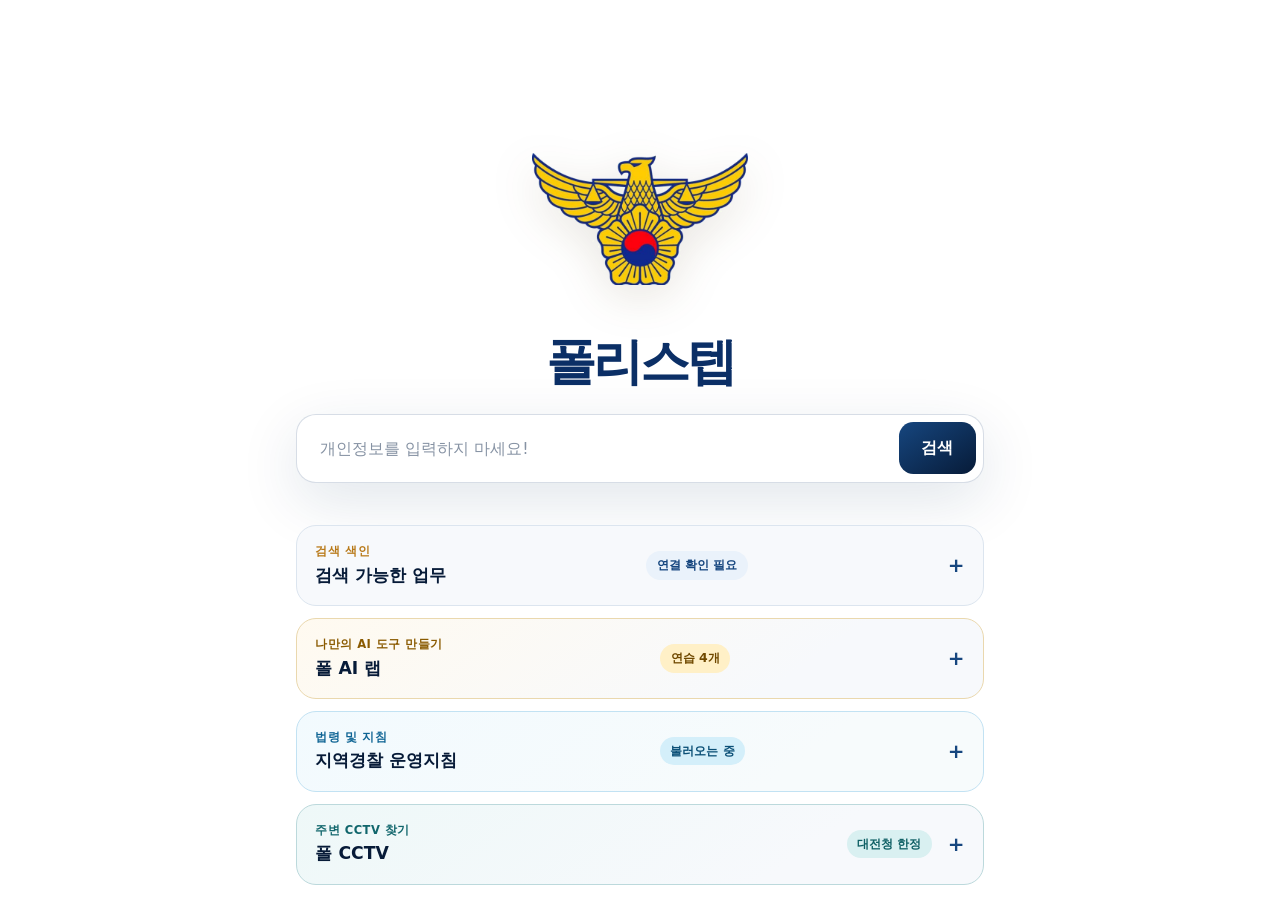
<file: index.html>
<!doctype html>
<html lang="ko">
  <head>
    <meta charset="utf-8" />
    <meta name="viewport" content="width=device-width, initial-scale=1, viewport-fit=cover" />
    <meta name="theme-color" content="#0b2f66" />
    <meta name="description" content="Google Sheets 업무자료를 근거로 답변하는 폴리스텝" />
    <meta name="robots" content="noindex, nofollow, noarchive" />
    <title>폴리스텝</title>
    <link rel="manifest" href="./manifest.webmanifest" />
    <link rel="icon" href="./icons/icon-192.png" />
    <link rel="apple-touch-icon" href="./icons/icon-192.png" />
    <link rel="stylesheet" href="./styles.css?v=2" />
    <script src="./config.js"></script>
    <script src="./app.js" defer></script>
    <!-- Google tag (gtag.js) -->
    <script async src="https://www.googletagmanager.com/gtag/js?id=G-XXXXXXXXXX"></script>
    <script>
      window.dataLayer = window.dataLayer || [];
      function gtag(){dataLayer.push(arguments);}
      gtag('js', new Date());

      gtag('config', 'G-XXXXXXXXXX');
    </script>
  </head>
  <body>
    <a class="skip-link" href="#question">질문 입력으로 바로가기</a>

    <main class="app-shell" id="main-content">
      <section class="search-view" aria-labelledby="app-title">
        <div class="brand" id="brand">
          <img
            class="brand-mark"
            src="./assets/police-logo.png?v=2"
            width="220"
            height="220"
            alt="경찰 참수리 마크"
          />
          <h1 class="brand-name" id="app-title">폴리스텝</h1>
        </div>

        <form class="search-form" id="search-form" novalidate>
          <label class="sr-only" for="question">업무 관련 질문</label>
          <input
            class="search-input"
            id="question"
            name="question"
            type="search"
            inputmode="search"
            enterkeyhint="search"
            autocomplete="off"
            maxlength="500"
            placeholder="개인정보를 입력하지 마세요!"
            aria-describedby="status-message"
          />
          <button class="search-button" id="submit-button" type="submit">
            <span class="button-label">검색</span>
            <span class="spinner" aria-hidden="true"></span>
          </button>
        </form>

        <p class="status-message" id="status-message" role="status" aria-live="polite"></p>

        <section class="index-panel" id="index-panel" aria-labelledby="index-title">
          <details class="index-disclosure">
            <summary class="index-heading">
              <div>
                <span class="index-kicker">검색 색인</span>
                <h2 id="index-title">검색 가능한 업무</h2>
              </div>
              <span class="index-count" id="index-count">불러오는 중</span>
            </summary>
            <div class="index-content">
              <p class="index-description">분류를 펼친 뒤 업무명을 누르면 검색창에 입력됩니다.</p>
              <div class="index-list" id="index-list" aria-live="polite">
                <p class="index-loading">업무 목록을 불러오고 있습니다…</p>
              </div>
            </div>
          </details>
        </section>

        <section class="lab-panel" id="pol-ai-lab" aria-labelledby="lab-title">
          <details class="lab-disclosure">
            <summary class="lab-heading">
              <div>
                <span class="lab-kicker">나만의 AI 도구 만들기</span>
                <h2 id="lab-title">폴 AI 랩</h2>
              </div>
              <span class="lab-count">연습 4개</span>
            </summary>
            <div class="lab-content">
              <p class="lab-intro">경찰관 누구나 나만의 AI 도구 틀을 갖도록, 초등학생도 따라 할 수 있는 간단한 실습을 차근차근 올립니다.</p>

              <details class="lab-card lab-lesson">
                <summary class="lab-lesson-heading">
                  <span class="lab-lesson-number">첫 번째 연습</span>
                  <h3>글을 읽을 필요 없이 들으면서 공부하는 AI 음성 브리핑</h3>
                </summary>
                <div class="lab-lesson-content">
                  <p>NotebookLM에 자료를 넣고 오디오 오버뷰를 만드는 과정을 그림으로 쉽게 따라 합니다.</p>
                  <div class="lab-files" aria-label="강의 자료">
                    <a class="lab-file" href="./assets/pol-ai-lab/01-investigation-rules/lesson-full.pdf" target="_blank" rel="noopener">그림 정본 PDF 보기 <span>8쪽</span></a>
                    <a class="lab-file" href="./assets/pol-ai-lab/01-investigation-rules/lesson-summary.pdf" target="_blank" rel="noopener">요약본 PDF 보기 <span>3쪽</span></a>
                  </div>
                </div>
              </details>

              <details class="lab-card lab-lesson">
                <summary class="lab-lesson-heading">
                  <span class="lab-lesson-number">두 번째 연습</span>
                  <h3>“내 자료는 내 PC에서만 안전하게” — 오프라인 전용 검색기, 폴리서치</h3>
                </summary>
                <div class="lab-lesson-content">
                  <p>HTML 파일 하나만 내려받아 실행하세요. CSV·TXT·MD 업무자료를 외부로 보내지 않고 내 브라우저에 저장해, 검색어와 관련 문장을 앞뒤 맥락까지 바로 찾을 수 있습니다.</p>
                  <div class="lab-files" aria-label="폴리서치 실습 자료">
                    <a class="lab-file" href="./assets/pol-ai-lab/02-polysearch/polysearch.html" download>폴리서치 HTML 받기 <span>단일 파일</span></a>
                    <a class="lab-file" href="./assets/pol-ai-lab/02-polysearch/prompt.txt" download>프롬프트 파일 받기 <span>텍스트</span></a>
                    <a class="lab-file" href="./assets/pol-ai-lab/02-polysearch/guide-pc.pdf" target="_blank" rel="noopener">PC 상세 가이드 보기 <span>PDF</span></a>
                    <a class="lab-file" href="./assets/pol-ai-lab/02-polysearch/guide-mobile.pdf" target="_blank" rel="noopener">모바일 요약 가이드 보기 <span>PDF</span></a>
                  </div>
                </div>
              </details>

              <details class="lab-card lab-lesson">
                <summary class="lab-lesson-heading">
                  <span class="lab-lesson-number">세 번째 연습</span>
                  <h3>나만의 앱을 만들어 보세요!!</h3>
                </summary>
                <div class="lab-lesson-content">
                  <p>구글 시트의 나만의 자료를 올리고 관리가 운용이 편한 나만의 웹앱을 만들어 보세요</p>
                  <div class="lab-files" aria-label="앱시트 실습 자료">
                    <a class="lab-file" href="./assets/pol-ai-lab/03-appsheet/appsheet-guide.pdf" target="_blank" rel="noopener">초보자 그림 안내서 보기 <span>PDF</span></a>
                  </div>
                </div>
              </details>

              <details class="lab-card lab-lesson">
                <summary class="lab-lesson-heading">
                  <span class="lab-lesson-number">네 번째 연습</span>
                  <h3>PDF를 클릭한에 동영상으로 바꾸기</h3>
                </summary>
                <div class="lab-lesson-content">
                  <p>PDF파일을 노트북LM을 통해 간단한 동영상으로 만들어 보세요!<br>이젠 폴링 동영상 업로드도 쉬워져요!</p>
                  <div class="lab-files" aria-label="노트북LM 실습 자료">
                    <a class="lab-file" href="./assets/pol-ai-lab/04-notebooklm/노트북LM 동영상가이드.pdf" target="_blank" rel="noopener">동영상가이드 보기 <span>PDF</span></a>
                    <a class="lab-file" href="./assets/pol-ai-lab/04-notebooklm/방대한_PDF에서_10분_오디오로.mp4" target="_blank" rel="noopener">오디오 변환 예시 <span>MP4</span></a>
                  </div>
                </div>
              </details>

              <p class="lab-more">새로운 AI 도구 연습을 같은 형식으로 계속 추가할 예정입니다.</p>
            </div>
          </details>
        </section>

        <section class="index-panel law-panel" id="law-panel" aria-labelledby="law-title">
          <details class="index-disclosure">
            <summary class="index-heading">
              <div>
                <span class="index-kicker">법령 및 지침</span>
                <h2 id="law-title">지역경찰 운영지침</h2>
              </div>
              <span class="index-count" id="law-count">불러오는 중</span>
            </summary>
            <div class="index-content">
              <p class="index-description">장과 절을 펼쳐 조문을 확인하고 검색창에 바로 입력하세요.</p>
              <div class="index-list" id="law-list" aria-live="polite">
                <p class="index-loading">지침을 불러오고 있습니다…</p>
              </div>
            </div>
          </details>
        </section>

        <section class="cctv-panel" id="pol-cctv" aria-labelledby="cctv-title">
          <details class="cctv-disclosure" id="cctv-disclosure">
            <summary class="cctv-heading">
              <div>
                <span class="cctv-kicker">주변 CCTV 찾기</span>
                <h2 id="cctv-title">폴 CCTV</h2>
              </div>
              <span class="cctv-count">대전청 한정</span>
            </summary>
            <div class="cctv-content">
              <p class="cctv-intro">대전광역시의 도로명주소를 검색해 가까운 공공 CCTV 위치를 확인합니다. 건물명·동·층·호수와 사람 정보는 입력하지 마세요.</p>

              <form class="cctv-search-form" id="cctv-search-form" novalidate>
                <label for="cctv-address">도로명주소</label>
                <div class="cctv-search-row">
                  <input
                    id="cctv-address"
                    name="cctv-address"
                    type="search"
                    inputmode="search"
                    enterkeyhint="search"
                    autocomplete="off"
                    maxlength="80"
                    placeholder="예: 대전광역시 중구 중앙로 101"
                    aria-describedby="cctv-privacy cctv-status"
                  />
                  <button id="cctv-search-button" type="submit">주소 검색</button>
                </div>
              </form>

              <p class="cctv-privacy" id="cctv-privacy">GPS를 사용하지 않으며 입력값·검색기록·결과를 저장하거나 사용자 정보와 연결하지 않습니다.</p>
              <p class="cctv-status" id="cctv-status" role="status" aria-live="polite"></p>
              <div class="cctv-address-results" id="cctv-address-results" aria-label="도로명주소 검색 결과"></div>

              <section class="cctv-nearby" id="cctv-nearby" aria-labelledby="cctv-nearby-title" hidden>
                <div class="cctv-selected">
                  <span>기준 도로명주소</span>
                  <strong id="cctv-selected-address"></strong>
                </div>
                <div class="cctv-result-heading">
                  <h3 id="cctv-nearby-title">가까운 CCTV</h3>
                  <span id="cctv-data-time"></span>
                </div>
                <ol class="cctv-list" id="cctv-list"></ol>
              </section>

              <p class="cctv-disclaimer">공공데이터 위치를 바탕으로 한 참고 정보이며, 실제 설치·운영 상태와 다를 수 있습니다. 긴급 현장 판단은 관할 지령·내부 시스템으로 다시 확인하세요.</p>
            </div>
          </details>
        </section>

        <article class="answer-card" id="answer-card" aria-live="polite" aria-labelledby="answer-title" hidden>
          <div class="answer-heading">
            <span class="answer-kicker">Sheets 자료 기반 답변</span>
            <h2 id="answer-title">답변</h2>
          </div>
          <p class="answer-text" id="answer-text"></p>

          <section class="sources" id="sources-section" aria-labelledby="sources-title" hidden>
            <h3 id="sources-title">참고 자료</h3>
            <ul id="sources-list"></ul>
          </section>

          <button class="reset-button" id="reset-button" type="button">다시 질문하기</button>
        </article>
      </section>
    </main>

    <noscript>폴리스텝을 사용하려면 브라우저에서 JavaScript를 허용해 주세요.</noscript>
  </body>
</html>
</file>
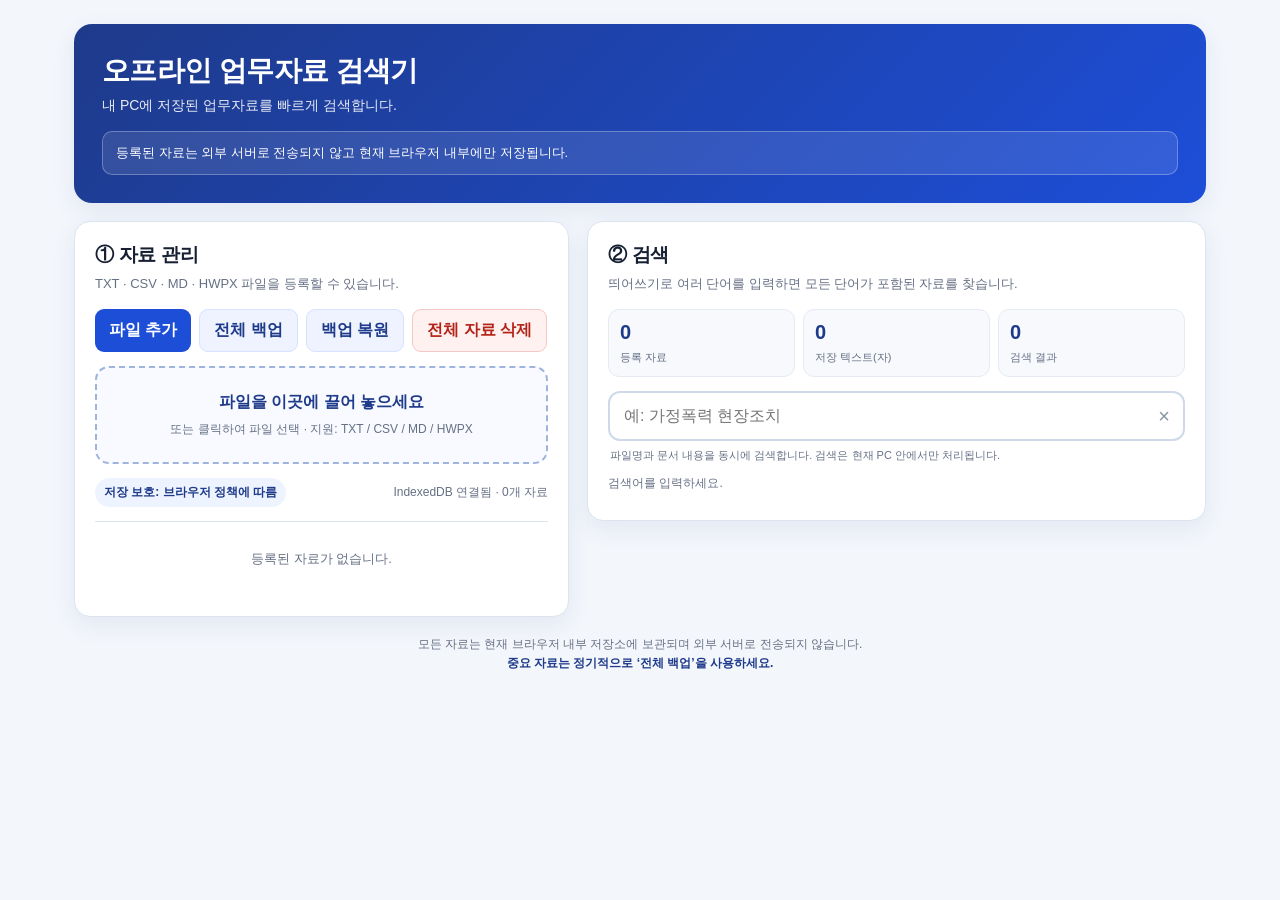
<file: assets/pol-ai-lab/02-polysearch/polysearch.html>
<!DOCTYPE html>
<html lang="ko">
<head>
<meta charset="UTF-8">
<meta name="viewport" content="width=device-width, initial-scale=1.0">
<meta http-equiv="Content-Security-Policy" content="default-src 'none'; script-src 'unsafe-inline'; style-src 'unsafe-inline'; img-src data:; font-src 'none'; connect-src 'none'; media-src 'none'; object-src 'none'; frame-src 'none'; base-uri 'none'; form-action 'none'">
<title>오프라인 업무자료 검색기</title>
<style>
:root{
  --navy:#1e3a8a;--blue:#1d4ed8;--blue2:#2563eb;--bg:#f3f6fb;--card:#fff;
  --line:#dbe4f0;--text:#172033;--muted:#667085;--danger:#b42318;--danger-bg:#fff1f0;
  --success:#067647;--warning:#b54708;--shadow:0 8px 24px rgba(30,58,138,.08);
}
*{box-sizing:border-box}
html,body{margin:0;padding:0;background:var(--bg);color:var(--text);font-family:"Malgun Gothic","맑은 고딕",Arial,sans-serif}
body{min-height:100vh}
button,input{font:inherit}
button{cursor:pointer}
.app{max-width:1180px;margin:0 auto;padding:24px}
.header{background:linear-gradient(135deg,var(--navy),var(--blue));color:#fff;padding:28px;border-radius:18px;box-shadow:var(--shadow);margin-bottom:18px}
.header h1{margin:0 0 7px;font-size:28px;letter-spacing:-.6px}.header p{margin:0;opacity:.9;font-size:14px}
.security-note{margin-top:16px;padding:11px 13px;border:1px solid rgba(255,255,255,.28);background:rgba(255,255,255,.1);border-radius:10px;font-size:13px;line-height:1.5}
.grid{display:grid;grid-template-columns:minmax(0,1fr) minmax(0,1.25fr);gap:18px;align-items:start}
.card{background:var(--card);border:1px solid var(--line);border-radius:16px;box-shadow:var(--shadow);padding:20px}
.card h2{margin:0;font-size:19px;letter-spacing:-.3px}.card-sub{margin:6px 0 16px;color:var(--muted);font-size:13px;line-height:1.5}
.toolbar{display:flex;flex-wrap:wrap;gap:8px}.btn{border:0;border-radius:9px;padding:10px 14px;font-weight:700;transition:.15s;min-height:42px}.btn:active{transform:translateY(1px)}
.btn-primary{background:var(--blue);color:#fff}.btn-primary:hover{background:#1e40af}.btn-light{background:#eef3ff;color:var(--navy);border:1px solid #d7e2ff}.btn-light:hover{background:#e4ecff}
.btn-danger{background:var(--danger-bg);color:var(--danger);border:1px solid #f5c7c2}.btn-danger:hover{background:#ffe4e1}.btn-small{padding:7px 10px;min-height:34px;font-size:12px}
.dropzone{margin:14px 0;border:2px dashed #9fb4dd;border-radius:14px;padding:24px 16px;text-align:center;background:#f8faff;transition:.15s;outline:none}.dropzone.drag{border-color:var(--blue);background:#eef4ff}.dropzone strong{display:block;color:var(--navy);margin-bottom:6px}.dropzone span{font-size:12px;color:var(--muted)}
.status-row{display:flex;justify-content:space-between;gap:12px;align-items:center;margin:12px 0 4px;font-size:12px;color:var(--muted)}.status-pill{padding:6px 9px;border-radius:999px;background:#eef4ff;color:var(--navy);font-weight:700}
.progress{display:none;margin-top:10px;padding:10px 12px;border-radius:9px;background:#f4f7ff;color:var(--navy);font-size:13px;border:1px solid #dbe5ff}.progress.show{display:block}
.file-list{margin-top:14px;border-top:1px solid var(--line)}.file-item{display:grid;grid-template-columns:minmax(0,1fr) auto;gap:10px;padding:12px 0;border-bottom:1px solid #edf1f6}.file-name{font-weight:700;font-size:14px;overflow-wrap:anywhere}.file-meta{font-size:11px;color:var(--muted);margin-top:4px;line-height:1.5}.empty{padding:28px 12px;text-align:center;color:var(--muted);font-size:13px}
.stats{display:grid;grid-template-columns:repeat(3,1fr);gap:8px;margin-bottom:14px}.stat{background:#f7f9fd;border:1px solid #e6ebf3;border-radius:11px;padding:11px}.stat b{display:block;font-size:20px;color:var(--navy);margin-bottom:3px}.stat span{font-size:11px;color:var(--muted)}
.search-wrap{position:relative}.search{width:100%;border:2px solid #cfd9e8;border-radius:12px;padding:14px 44px 14px 14px;font-size:16px;outline:none;background:#fff}.search:focus{border-color:var(--blue);box-shadow:0 0 0 3px rgba(37,99,235,.12)}.clear-search{position:absolute;right:9px;top:50%;transform:translateY(-50%);border:0;background:transparent;color:#8a94a6;font-size:20px;padding:6px}
.search-help{font-size:11px;color:var(--muted);margin:7px 2px 12px}.result-info{font-size:12px;color:var(--muted);margin:8px 0}.limit-note{display:none;margin:8px 0;padding:9px 11px;border-radius:9px;background:#fff7ed;color:var(--warning);font-size:12px;border:1px solid #fed7aa}.limit-note.show{display:block}
.result-list{display:flex;flex-direction:column;gap:9px}.result{border:1px solid #e1e7ef;border-radius:12px;padding:13px;background:#fff;cursor:pointer;transition:.15s}.result:hover{border-color:#a9bce2;box-shadow:0 4px 14px rgba(30,58,138,.07)}.result-title{font-size:14px;font-weight:800;color:var(--navy);overflow-wrap:anywhere}.result-type{display:inline-block;margin-left:7px;padding:2px 6px;border-radius:999px;background:#eef3ff;color:#415a96;font-size:10px;vertical-align:1px}.snippet{font-size:13px;line-height:1.65;color:#394150;margin-top:8px;white-space:pre-wrap;overflow-wrap:anywhere}mark{background:#ffe66d;color:#111827;padding:0 1px;border-radius:2px}
.footer{margin:18px 0 4px;text-align:center;color:var(--muted);font-size:12px;line-height:1.6}.footer strong{color:var(--navy)}
.modal-backdrop{position:fixed;inset:0;background:rgba(15,23,42,.48);display:none;align-items:center;justify-content:center;padding:18px;z-index:1000}.modal-backdrop.show{display:flex}.modal{width:min(820px,100%);max-height:82vh;display:flex;flex-direction:column;background:#fff;border-radius:16px;box-shadow:0 24px 70px rgba(0,0,0,.25);overflow:hidden}.modal-head{padding:16px 18px;border-bottom:1px solid var(--line);display:flex;justify-content:space-between;gap:12px;align-items:center}.modal-head h3{margin:0;font-size:16px;overflow-wrap:anywhere}.modal-close{border:0;background:#f2f4f7;border-radius:8px;width:34px;height:34px;font-size:20px}.modal-body{padding:18px;overflow:auto;white-space:pre-wrap;line-height:1.7;font-size:13px}.modal-actions{padding:14px 18px;border-top:1px solid var(--line);display:flex;flex-wrap:wrap;gap:8px;justify-content:flex-end}.restore-note{font-size:13px;color:var(--muted);line-height:1.6;margin:0}
.sr-only{position:absolute;width:1px;height:1px;padding:0;margin:-1px;overflow:hidden;clip:rect(0,0,0,0);white-space:nowrap;border:0}
@media(max-width:860px){.app{padding:14px}.grid{grid-template-columns:1fr}.header{padding:22px}.header h1{font-size:23px}.stats{grid-template-columns:repeat(3,1fr)}}
@media(max-width:520px){.app{padding:10px}.card{padding:15px;border-radius:13px}.header{border-radius:13px}.toolbar .btn{flex:1 1 calc(50% - 6px);padding:10px 8px}.stats{gap:6px}.stat{padding:9px}.stat b{font-size:17px}.dropzone{padding:20px 10px}.file-item{grid-template-columns:1fr}.file-item .btn{justify-self:start}.modal{max-height:88vh}}
</style>
</head>
<body>
<div class="app">
  <header class="header">
    <h1>오프라인 업무자료 검색기</h1>
    <p>내 PC에 저장된 업무자료를 빠르게 검색합니다.</p>
    <div class="security-note">등록된 자료는 외부 서버로 전송되지 않고 현재 브라우저 내부에만 저장됩니다.</div>
  </header>

  <main class="grid">
    <section class="card" aria-labelledby="manageTitle">
      <h2 id="manageTitle">① 자료 관리</h2>
      <p class="card-sub">TXT · CSV · MD · HWPX 파일을 등록할 수 있습니다.</p>

      <div class="toolbar">
        <button class="btn btn-primary" id="addBtn" type="button">파일 추가</button>
        <button class="btn btn-light" id="backupBtn" type="button">전체 백업</button>
        <button class="btn btn-light" id="restoreBtn" type="button">백업 복원</button>
        <button class="btn btn-danger" id="deleteAllBtn" type="button">전체 자료 삭제</button>
      </div>
      <input class="sr-only" id="fileInput" type="file" accept=".txt,.csv,.md,.hwpx" multiple>
      <input class="sr-only" id="restoreInput" type="file" accept=".json">

      <div class="dropzone" id="dropzone" tabindex="0" role="button" aria-label="파일을 끌어 놓거나 클릭해서 추가">
        <strong>파일을 이곳에 끌어 놓으세요</strong>
        <span>또는 클릭하여 파일 선택 · 지원: TXT / CSV / MD / HWPX</span>
      </div>

      <div class="status-row">
        <span id="storageStatus" class="status-pill">저장 보호 확인 중…</span>
        <span id="dbStatus">저장소 준비 중…</span>
      </div>
      <div class="progress" id="progressBox" role="status" aria-live="polite"></div>

      <div class="file-list" id="fileList"></div>
    </section>

    <section class="card" aria-labelledby="searchTitle">
      <h2 id="searchTitle">② 검색</h2>
      <p class="card-sub">띄어쓰기로 여러 단어를 입력하면 모든 단어가 포함된 자료를 찾습니다.</p>

      <div class="stats">
        <div class="stat"><b id="statDocs">0</b><span>등록 자료</span></div>
        <div class="stat"><b id="statChars">0</b><span>저장 텍스트(자)</span></div>
        <div class="stat"><b id="statResults">0</b><span>검색 결과</span></div>
      </div>

      <div class="search-wrap">
        <label class="sr-only" for="searchInput">업무자료 검색</label>
        <input id="searchInput" class="search" type="search" autocomplete="off" placeholder="예: 가정폭력 현장조치">
        <button id="clearSearch" class="clear-search" type="button" aria-label="검색어 지우기">×</button>
      </div>
      <div class="search-help">파일명과 문서 내용을 동시에 검색합니다. 검색은 현재 PC 안에서만 처리됩니다.</div>
      <div class="result-info" id="resultInfo">검색어를 입력하세요.</div>
      <div class="limit-note" id="limitNote">검색 결과가 많아 상위 100개만 표시합니다.</div>
      <div class="result-list" id="resultList"></div>
    </section>
  </main>

  <footer class="footer">모든 자료는 현재 브라우저 내부 저장소에 보관되며 외부 서버로 전송되지 않습니다.<br><strong>중요 자료는 정기적으로 ‘전체 백업’을 사용하세요.</strong></footer>
</div>

<div class="modal-backdrop" id="detailModal" role="dialog" aria-modal="true" aria-labelledby="detailTitle">
  <div class="modal">
    <div class="modal-head"><h3 id="detailTitle">문서 상세보기</h3><button class="modal-close" id="detailClose" type="button" aria-label="닫기">×</button></div>
    <div class="modal-body" id="detailBody"></div>
  </div>
</div>

<div class="modal-backdrop" id="restoreModal" role="dialog" aria-modal="true" aria-labelledby="restoreTitle">
  <div class="modal">
    <div class="modal-head"><h3 id="restoreTitle">백업 복원 방식 선택</h3><button class="modal-close" id="restoreClose" type="button" aria-label="닫기">×</button></div>
    <div class="modal-body"><p class="restore-note">기존 자료를 유지하면서 백업 자료를 추가하거나, 현재 자료를 모두 삭제한 뒤 백업 상태로 복원할 수 있습니다.</p></div>
    <div class="modal-actions">
      <button class="btn btn-light" id="restoreMergeBtn" type="button">기존 자료 유지 후 추가</button>
      <button class="btn btn-danger" id="restoreReplaceBtn" type="button">전체 삭제 후 복원</button>
      <button class="btn btn-light" id="restoreCancelBtn" type="button">취소</button>
    </div>
  </div>
</div>

<!-- JSZip 3.10.1 (MIT License) - embedded locally for fully offline HWPX processing -->
<script>
/*!

JSZip v3.10.1 - A JavaScript class for generating and reading zip files
<http://stuartk.com/jszip>

(c) 2009-2016 Stuart Knightley <stuart [at] stuartk.com>
Dual licenced under the MIT license or GPLv3. See https://raw.github.com/Stuk/jszip/main/LICENSE.markdown.

JSZip uses the library pako released under the MIT license :
https://github.com/nodeca/pako/blob/main/LICENSE
*/

!function(e){if("object"==typeof exports&&"undefined"!=typeof module)module.exports=e();else if("function"==typeof define&&define.amd)define([],e);else{("undefined"!=typeof window?window:"undefined"!=typeof global?global:"undefined"!=typeof self?self:this).JSZip=e()}}(function(){return function s(a,o,h){function u(r,e){if(!o[r]){if(!a[r]){var t="function"==typeof require&&require;if(!e&&t)return t(r,!0);if(l)return l(r,!0);var n=new Error("Cannot find module '"+r+"'");throw n.code="MODULE_NOT_FOUND",n}var i=o[r]={exports:{}};a[r][0].call(i.exports,function(e){var t=a[r][1][e];return u(t||e)},i,i.exports,s,a,o,h)}return o[r].exports}for(var l="function"==typeof require&&require,e=0;e<h.length;e++)u(h[e]);return u}({1:[function(e,t,r){"use strict";var d=e("./utils"),c=e("./support"),p="ABCDEFGHIJKLMNOPQRSTUVWXYZabcdefghijklmnopqrstuvwxyz0123456789+/=";r.encode=function(e){for(var t,r,n,i,s,a,o,h=[],u=0,l=e.length,f=l,c="string"!==d.getTypeOf(e);u<e.length;)f=l-u,n=c?(t=e[u++],r=u<l?e[u++]:0,u<l?e[u++]:0):(t=e.charCodeAt(u++),r=u<l?e.charCodeAt(u++):0,u<l?e.charCodeAt(u++):0),i=t>>2,s=(3&t)<<4|r>>4,a=1<f?(15&r)<<2|n>>6:64,o=2<f?63&n:64,h.push(p.charAt(i)+p.charAt(s)+p.charAt(a)+p.charAt(o));return h.join("")},r.decode=function(e){var t,r,n,i,s,a,o=0,h=0,u="data:";if(e.substr(0,u.length)===u)throw new Error("Invalid base64 input, it looks like a data url.");var l,f=3*(e=e.replace(/[^A-Za-z0-9+/=]/g,"")).length/4;if(e.charAt(e.length-1)===p.charAt(64)&&f--,e.charAt(e.length-2)===p.charAt(64)&&f--,f%1!=0)throw new Error("Invalid base64 input, bad content length.");for(l=c.uint8array?new Uint8Array(0|f):new Array(0|f);o<e.length;)t=p.indexOf(e.charAt(o++))<<2|(i=p.indexOf(e.charAt(o++)))>>4,r=(15&i)<<4|(s=p.indexOf(e.charAt(o++)))>>2,n=(3&s)<<6|(a=p.indexOf(e.charAt(o++))),l[h++]=t,64!==s&&(l[h++]=r),64!==a&&(l[h++]=n);return l}},{"./support":30,"./utils":32}],2:[function(e,t,r){"use strict";var n=e("./external"),i=e("./stream/DataWorker"),s=e("./stream/Crc32Probe"),a=e("./stream/DataLengthProbe");function o(e,t,r,n,i){this.compressedSize=e,this.uncompressedSize=t,this.crc32=r,this.compression=n,this.compressedContent=i}o.prototype={getContentWorker:function(){var e=new i(n.Promise.resolve(this.compressedContent)).pipe(this.compression.uncompressWorker()).pipe(new a("data_length")),t=this;return e.on("end",function(){if(this.streamInfo.data_length!==t.uncompressedSize)throw new Error("Bug : uncompressed data size mismatch")}),e},getCompressedWorker:function(){return new i(n.Promise.resolve(this.compressedContent)).withStreamInfo("compressedSize",this.compressedSize).withStreamInfo("uncompressedSize",this.uncompressedSize).withStreamInfo("crc32",this.crc32).withStreamInfo("compression",this.compression)}},o.createWorkerFrom=function(e,t,r){return e.pipe(new s).pipe(new a("uncompressedSize")).pipe(t.compressWorker(r)).pipe(new a("compressedSize")).withStreamInfo("compression",t)},t.exports=o},{"./external":6,"./stream/Crc32Probe":25,"./stream/DataLengthProbe":26,"./stream/DataWorker":27}],3:[function(e,t,r){"use strict";var n=e("./stream/GenericWorker");r.STORE={magic:"\0\0",compressWorker:function(){return new n("STORE compression")},uncompressWorker:function(){return new n("STORE decompression")}},r.DEFLATE=e("./flate")},{"./flate":7,"./stream/GenericWorker":28}],4:[function(e,t,r){"use strict";var n=e("./utils");var o=function(){for(var e,t=[],r=0;r<256;r++){e=r;for(var n=0;n<8;n++)e=1&e?3988292384^e>>>1:e>>>1;t[r]=e}return t}();t.exports=function(e,t){return void 0!==e&&e.length?"string"!==n.getTypeOf(e)?function(e,t,r,n){var i=o,s=n+r;e^=-1;for(var a=n;a<s;a++)e=e>>>8^i[255&(e^t[a])];return-1^e}(0|t,e,e.length,0):function(e,t,r,n){var i=o,s=n+r;e^=-1;for(var a=n;a<s;a++)e=e>>>8^i[255&(e^t.charCodeAt(a))];return-1^e}(0|t,e,e.length,0):0}},{"./utils":32}],5:[function(e,t,r){"use strict";r.base64=!1,r.binary=!1,r.dir=!1,r.createFolders=!0,r.date=null,r.compression=null,r.compressionOptions=null,r.comment=null,r.unixPermissions=null,r.dosPermissions=null},{}],6:[function(e,t,r){"use strict";var n=null;n="undefined"!=typeof Promise?Promise:e("lie"),t.exports={Promise:n}},{lie:37}],7:[function(e,t,r){"use strict";var n="undefined"!=typeof Uint8Array&&"undefined"!=typeof Uint16Array&&"undefined"!=typeof Uint32Array,i=e("pako"),s=e("./utils"),a=e("./stream/GenericWorker"),o=n?"uint8array":"array";function h(e,t){a.call(this,"FlateWorker/"+e),this._pako=null,this._pakoAction=e,this._pakoOptions=t,this.meta={}}r.magic="\b\0",s.inherits(h,a),h.prototype.processChunk=function(e){this.meta=e.meta,null===this._pako&&this._createPako(),this._pako.push(s.transformTo(o,e.data),!1)},h.prototype.flush=function(){a.prototype.flush.call(this),null===this._pako&&this._createPako(),this._pako.push([],!0)},h.prototype.cleanUp=function(){a.prototype.cleanUp.call(this),this._pako=null},h.prototype._createPako=function(){this._pako=new i[this._pakoAction]({raw:!0,level:this._pakoOptions.level||-1});var t=this;this._pako.onData=function(e){t.push({data:e,meta:t.meta})}},r.compressWorker=function(e){return new h("Deflate",e)},r.uncompressWorker=function(){return new h("Inflate",{})}},{"./stream/GenericWorker":28,"./utils":32,pako:38}],8:[function(e,t,r){"use strict";function A(e,t){var r,n="";for(r=0;r<t;r++)n+=String.fromCharCode(255&e),e>>>=8;return n}function n(e,t,r,n,i,s){var a,o,h=e.file,u=e.compression,l=s!==O.utf8encode,f=I.transformTo("string",s(h.name)),c=I.transformTo("string",O.utf8encode(h.name)),d=h.comment,p=I.transformTo("string",s(d)),m=I.transformTo("string",O.utf8encode(d)),_=c.length!==h.name.length,g=m.length!==d.length,b="",v="",y="",w=h.dir,k=h.date,x={crc32:0,compressedSize:0,uncompressedSize:0};t&&!r||(x.crc32=e.crc32,x.compressedSize=e.compressedSize,x.uncompressedSize=e.uncompressedSize);var S=0;t&&(S|=8),l||!_&&!g||(S|=2048);var z=0,C=0;w&&(z|=16),"UNIX"===i?(C=798,z|=function(e,t){var r=e;return e||(r=t?16893:33204),(65535&r)<<16}(h.unixPermissions,w)):(C=20,z|=function(e){return 63&(e||0)}(h.dosPermissions)),a=k.getUTCHours(),a<<=6,a|=k.getUTCMinutes(),a<<=5,a|=k.getUTCSeconds()/2,o=k.getUTCFullYear()-1980,o<<=4,o|=k.getUTCMonth()+1,o<<=5,o|=k.getUTCDate(),_&&(v=A(1,1)+A(B(f),4)+c,b+="up"+A(v.length,2)+v),g&&(y=A(1,1)+A(B(p),4)+m,b+="uc"+A(y.length,2)+y);var E="";return E+="\n\0",E+=A(S,2),E+=u.magic,E+=A(a,2),E+=A(o,2),E+=A(x.crc32,4),E+=A(x.compressedSize,4),E+=A(x.uncompressedSize,4),E+=A(f.length,2),E+=A(b.length,2),{fileRecord:R.LOCAL_FILE_HEADER+E+f+b,dirRecord:R.CENTRAL_FILE_HEADER+A(C,2)+E+A(p.length,2)+"\0\0\0\0"+A(z,4)+A(n,4)+f+b+p}}var I=e("../utils"),i=e("../stream/GenericWorker"),O=e("../utf8"),B=e("../crc32"),R=e("../signature");function s(e,t,r,n){i.call(this,"ZipFileWorker"),this.bytesWritten=0,this.zipComment=t,this.zipPlatform=r,this.encodeFileName=n,this.streamFiles=e,this.accumulate=!1,this.contentBuffer=[],this.dirRecords=[],this.currentSourceOffset=0,this.entriesCount=0,this.currentFile=null,this._sources=[]}I.inherits(s,i),s.prototype.push=function(e){var t=e.meta.percent||0,r=this.entriesCount,n=this._sources.length;this.accumulate?this.contentBuffer.push(e):(this.bytesWritten+=e.data.length,i.prototype.push.call(this,{data:e.data,meta:{currentFile:this.currentFile,percent:r?(t+100*(r-n-1))/r:100}}))},s.prototype.openedSource=function(e){this.currentSourceOffset=this.bytesWritten,this.currentFile=e.file.name;var t=this.streamFiles&&!e.file.dir;if(t){var r=n(e,t,!1,this.currentSourceOffset,this.zipPlatform,this.encodeFileName);this.push({data:r.fileRecord,meta:{percent:0}})}else this.accumulate=!0},s.prototype.closedSource=function(e){this.accumulate=!1;var t=this.streamFiles&&!e.file.dir,r=n(e,t,!0,this.currentSourceOffset,this.zipPlatform,this.encodeFileName);if(this.dirRecords.push(r.dirRecord),t)this.push({data:function(e){return R.DATA_DESCRIPTOR+A(e.crc32,4)+A(e.compressedSize,4)+A(e.uncompressedSize,4)}(e),meta:{percent:100}});else for(this.push({data:r.fileRecord,meta:{percent:0}});this.contentBuffer.length;)this.push(this.contentBuffer.shift());this.currentFile=null},s.prototype.flush=function(){for(var e=this.bytesWritten,t=0;t<this.dirRecords.length;t++)this.push({data:this.dirRecords[t],meta:{percent:100}});var r=this.bytesWritten-e,n=function(e,t,r,n,i){var s=I.transformTo("string",i(n));return R.CENTRAL_DIRECTORY_END+"\0\0\0\0"+A(e,2)+A(e,2)+A(t,4)+A(r,4)+A(s.length,2)+s}(this.dirRecords.length,r,e,this.zipComment,this.encodeFileName);this.push({data:n,meta:{percent:100}})},s.prototype.prepareNextSource=function(){this.previous=this._sources.shift(),this.openedSource(this.previous.streamInfo),this.isPaused?this.previous.pause():this.previous.resume()},s.prototype.registerPrevious=function(e){this._sources.push(e);var t=this;return e.on("data",function(e){t.processChunk(e)}),e.on("end",function(){t.closedSource(t.previous.streamInfo),t._sources.length?t.prepareNextSource():t.end()}),e.on("error",function(e){t.error(e)}),this},s.prototype.resume=function(){return!!i.prototype.resume.call(this)&&(!this.previous&&this._sources.length?(this.prepareNextSource(),!0):this.previous||this._sources.length||this.generatedError?void 0:(this.end(),!0))},s.prototype.error=function(e){var t=this._sources;if(!i.prototype.error.call(this,e))return!1;for(var r=0;r<t.length;r++)try{t[r].error(e)}catch(e){}return!0},s.prototype.lock=function(){i.prototype.lock.call(this);for(var e=this._sources,t=0;t<e.length;t++)e[t].lock()},t.exports=s},{"../crc32":4,"../signature":23,"../stream/GenericWorker":28,"../utf8":31,"../utils":32}],9:[function(e,t,r){"use strict";var u=e("../compressions"),n=e("./ZipFileWorker");r.generateWorker=function(e,a,t){var o=new n(a.streamFiles,t,a.platform,a.encodeFileName),h=0;try{e.forEach(function(e,t){h++;var r=function(e,t){var r=e||t,n=u[r];if(!n)throw new Error(r+" is not a valid compression method !");return n}(t.options.compression,a.compression),n=t.options.compressionOptions||a.compressionOptions||{},i=t.dir,s=t.date;t._compressWorker(r,n).withStreamInfo("file",{name:e,dir:i,date:s,comment:t.comment||"",unixPermissions:t.unixPermissions,dosPermissions:t.dosPermissions}).pipe(o)}),o.entriesCount=h}catch(e){o.error(e)}return o}},{"../compressions":3,"./ZipFileWorker":8}],10:[function(e,t,r){"use strict";function n(){if(!(this instanceof n))return new n;if(arguments.length)throw new Error("The constructor with parameters has been removed in JSZip 3.0, please check the upgrade guide.");this.files=Object.create(null),this.comment=null,this.root="",this.clone=function(){var e=new n;for(var t in this)"function"!=typeof this[t]&&(e[t]=this[t]);return e}}(n.prototype=e("./object")).loadAsync=e("./load"),n.support=e("./support"),n.defaults=e("./defaults"),n.version="3.10.1",n.loadAsync=function(e,t){return(new n).loadAsync(e,t)},n.external=e("./external"),t.exports=n},{"./defaults":5,"./external":6,"./load":11,"./object":15,"./support":30}],11:[function(e,t,r){"use strict";var u=e("./utils"),i=e("./external"),n=e("./utf8"),s=e("./zipEntries"),a=e("./stream/Crc32Probe"),l=e("./nodejsUtils");function f(n){return new i.Promise(function(e,t){var r=n.decompressed.getContentWorker().pipe(new a);r.on("error",function(e){t(e)}).on("end",function(){r.streamInfo.crc32!==n.decompressed.crc32?t(new Error("Corrupted zip : CRC32 mismatch")):e()}).resume()})}t.exports=function(e,o){var h=this;return o=u.extend(o||{},{base64:!1,checkCRC32:!1,optimizedBinaryString:!1,createFolders:!1,decodeFileName:n.utf8decode}),l.isNode&&l.isStream(e)?i.Promise.reject(new Error("JSZip can't accept a stream when loading a zip file.")):u.prepareContent("the loaded zip file",e,!0,o.optimizedBinaryString,o.base64).then(function(e){var t=new s(o);return t.load(e),t}).then(function(e){var t=[i.Promise.resolve(e)],r=e.files;if(o.checkCRC32)for(var n=0;n<r.length;n++)t.push(f(r[n]));return i.Promise.all(t)}).then(function(e){for(var t=e.shift(),r=t.files,n=0;n<r.length;n++){var i=r[n],s=i.fileNameStr,a=u.resolve(i.fileNameStr);h.file(a,i.decompressed,{binary:!0,optimizedBinaryString:!0,date:i.date,dir:i.dir,comment:i.fileCommentStr.length?i.fileCommentStr:null,unixPermissions:i.unixPermissions,dosPermissions:i.dosPermissions,createFolders:o.createFolders}),i.dir||(h.file(a).unsafeOriginalName=s)}return t.zipComment.length&&(h.comment=t.zipComment),h})}},{"./external":6,"./nodejsUtils":14,"./stream/Crc32Probe":25,"./utf8":31,"./utils":32,"./zipEntries":33}],12:[function(e,t,r){"use strict";var n=e("../utils"),i=e("../stream/GenericWorker");function s(e,t){i.call(this,"Nodejs stream input adapter for "+e),this._upstreamEnded=!1,this._bindStream(t)}n.inherits(s,i),s.prototype._bindStream=function(e){var t=this;(this._stream=e).pause(),e.on("data",function(e){t.push({data:e,meta:{percent:0}})}).on("error",function(e){t.isPaused?this.generatedError=e:t.error(e)}).on("end",function(){t.isPaused?t._upstreamEnded=!0:t.end()})},s.prototype.pause=function(){return!!i.prototype.pause.call(this)&&(this._stream.pause(),!0)},s.prototype.resume=function(){return!!i.prototype.resume.call(this)&&(this._upstreamEnded?this.end():this._stream.resume(),!0)},t.exports=s},{"../stream/GenericWorker":28,"../utils":32}],13:[function(e,t,r){"use strict";var i=e("readable-stream").Readable;function n(e,t,r){i.call(this,t),this._helper=e;var n=this;e.on("data",function(e,t){n.push(e)||n._helper.pause(),r&&r(t)}).on("error",function(e){n.emit("error",e)}).on("end",function(){n.push(null)})}e("../utils").inherits(n,i),n.prototype._read=function(){this._helper.resume()},t.exports=n},{"../utils":32,"readable-stream":16}],14:[function(e,t,r){"use strict";t.exports={isNode:"undefined"!=typeof Buffer,newBufferFrom:function(e,t){if(Buffer.from&&Buffer.from!==Uint8Array.from)return Buffer.from(e,t);if("number"==typeof e)throw new Error('The "data" argument must not be a number');return new Buffer(e,t)},allocBuffer:function(e){if(Buffer.alloc)return Buffer.alloc(e);var t=new Buffer(e);return t.fill(0),t},isBuffer:function(e){return Buffer.isBuffer(e)},isStream:function(e){return e&&"function"==typeof e.on&&"function"==typeof e.pause&&"function"==typeof e.resume}}},{}],15:[function(e,t,r){"use strict";function s(e,t,r){var n,i=u.getTypeOf(t),s=u.extend(r||{},f);s.date=s.date||new Date,null!==s.compression&&(s.compression=s.compression.toUpperCase()),"string"==typeof s.unixPermissions&&(s.unixPermissions=parseInt(s.unixPermissions,8)),s.unixPermissions&&16384&s.unixPermissions&&(s.dir=!0),s.dosPermissions&&16&s.dosPermissions&&(s.dir=!0),s.dir&&(e=g(e)),s.createFolders&&(n=_(e))&&b.call(this,n,!0);var a="string"===i&&!1===s.binary&&!1===s.base64;r&&void 0!==r.binary||(s.binary=!a),(t instanceof c&&0===t.uncompressedSize||s.dir||!t||0===t.length)&&(s.base64=!1,s.binary=!0,t="",s.compression="STORE",i="string");var o=null;o=t instanceof c||t instanceof l?t:p.isNode&&p.isStream(t)?new m(e,t):u.prepareContent(e,t,s.binary,s.optimizedBinaryString,s.base64);var h=new d(e,o,s);this.files[e]=h}var i=e("./utf8"),u=e("./utils"),l=e("./stream/GenericWorker"),a=e("./stream/StreamHelper"),f=e("./defaults"),c=e("./compressedObject"),d=e("./zipObject"),o=e("./generate"),p=e("./nodejsUtils"),m=e("./nodejs/NodejsStreamInputAdapter"),_=function(e){"/"===e.slice(-1)&&(e=e.substring(0,e.length-1));var t=e.lastIndexOf("/");return 0<t?e.substring(0,t):""},g=function(e){return"/"!==e.slice(-1)&&(e+="/"),e},b=function(e,t){return t=void 0!==t?t:f.createFolders,e=g(e),this.files[e]||s.call(this,e,null,{dir:!0,createFolders:t}),this.files[e]};function h(e){return"[object RegExp]"===Object.prototype.toString.call(e)}var n={load:function(){throw new Error("This method has been removed in JSZip 3.0, please check the upgrade guide.")},forEach:function(e){var t,r,n;for(t in this.files)n=this.files[t],(r=t.slice(this.root.length,t.length))&&t.slice(0,this.root.length)===this.root&&e(r,n)},filter:function(r){var n=[];return this.forEach(function(e,t){r(e,t)&&n.push(t)}),n},file:function(e,t,r){if(1!==arguments.length)return e=this.root+e,s.call(this,e,t,r),this;if(h(e)){var n=e;return this.filter(function(e,t){return!t.dir&&n.test(e)})}var i=this.files[this.root+e];return i&&!i.dir?i:null},folder:function(r){if(!r)return this;if(h(r))return this.filter(function(e,t){return t.dir&&r.test(e)});var e=this.root+r,t=b.call(this,e),n=this.clone();return n.root=t.name,n},remove:function(r){r=this.root+r;var e=this.files[r];if(e||("/"!==r.slice(-1)&&(r+="/"),e=this.files[r]),e&&!e.dir)delete this.files[r];else for(var t=this.filter(function(e,t){return t.name.slice(0,r.length)===r}),n=0;n<t.length;n++)delete this.files[t[n].name];return this},generate:function(){throw new Error("This method has been removed in JSZip 3.0, please check the upgrade guide.")},generateInternalStream:function(e){var t,r={};try{if((r=u.extend(e||{},{streamFiles:!1,compression:"STORE",compressionOptions:null,type:"",platform:"DOS",comment:null,mimeType:"application/zip",encodeFileName:i.utf8encode})).type=r.type.toLowerCase(),r.compression=r.compression.toUpperCase(),"binarystring"===r.type&&(r.type="string"),!r.type)throw new Error("No output type specified.");u.checkSupport(r.type),"darwin"!==r.platform&&"freebsd"!==r.platform&&"linux"!==r.platform&&"sunos"!==r.platform||(r.platform="UNIX"),"win32"===r.platform&&(r.platform="DOS");var n=r.comment||this.comment||"";t=o.generateWorker(this,r,n)}catch(e){(t=new l("error")).error(e)}return new a(t,r.type||"string",r.mimeType)},generateAsync:function(e,t){return this.generateInternalStream(e).accumulate(t)},generateNodeStream:function(e,t){return(e=e||{}).type||(e.type="nodebuffer"),this.generateInternalStream(e).toNodejsStream(t)}};t.exports=n},{"./compressedObject":2,"./defaults":5,"./generate":9,"./nodejs/NodejsStreamInputAdapter":12,"./nodejsUtils":14,"./stream/GenericWorker":28,"./stream/StreamHelper":29,"./utf8":31,"./utils":32,"./zipObject":35}],16:[function(e,t,r){"use strict";t.exports=e("stream")},{stream:void 0}],17:[function(e,t,r){"use strict";var n=e("./DataReader");function i(e){n.call(this,e);for(var t=0;t<this.data.length;t++)e[t]=255&e[t]}e("../utils").inherits(i,n),i.prototype.byteAt=function(e){return this.data[this.zero+e]},i.prototype.lastIndexOfSignature=function(e){for(var t=e.charCodeAt(0),r=e.charCodeAt(1),n=e.charCodeAt(2),i=e.charCodeAt(3),s=this.length-4;0<=s;--s)if(this.data[s]===t&&this.data[s+1]===r&&this.data[s+2]===n&&this.data[s+3]===i)return s-this.zero;return-1},i.prototype.readAndCheckSignature=function(e){var t=e.charCodeAt(0),r=e.charCodeAt(1),n=e.charCodeAt(2),i=e.charCodeAt(3),s=this.readData(4);return t===s[0]&&r===s[1]&&n===s[2]&&i===s[3]},i.prototype.readData=function(e){if(this.checkOffset(e),0===e)return[];var t=this.data.slice(this.zero+this.index,this.zero+this.index+e);return this.index+=e,t},t.exports=i},{"../utils":32,"./DataReader":18}],18:[function(e,t,r){"use strict";var n=e("../utils");function i(e){this.data=e,this.length=e.length,this.index=0,this.zero=0}i.prototype={checkOffset:function(e){this.checkIndex(this.index+e)},checkIndex:function(e){if(this.length<this.zero+e||e<0)throw new Error("End of data reached (data length = "+this.length+", asked index = "+e+"). Corrupted zip ?")},setIndex:function(e){this.checkIndex(e),this.index=e},skip:function(e){this.setIndex(this.index+e)},byteAt:function(){},readInt:function(e){var t,r=0;for(this.checkOffset(e),t=this.index+e-1;t>=this.index;t--)r=(r<<8)+this.byteAt(t);return this.index+=e,r},readString:function(e){return n.transformTo("string",this.readData(e))},readData:function(){},lastIndexOfSignature:function(){},readAndCheckSignature:function(){},readDate:function(){var e=this.readInt(4);return new Date(Date.UTC(1980+(e>>25&127),(e>>21&15)-1,e>>16&31,e>>11&31,e>>5&63,(31&e)<<1))}},t.exports=i},{"../utils":32}],19:[function(e,t,r){"use strict";var n=e("./Uint8ArrayReader");function i(e){n.call(this,e)}e("../utils").inherits(i,n),i.prototype.readData=function(e){this.checkOffset(e);var t=this.data.slice(this.zero+this.index,this.zero+this.index+e);return this.index+=e,t},t.exports=i},{"../utils":32,"./Uint8ArrayReader":21}],20:[function(e,t,r){"use strict";var n=e("./DataReader");function i(e){n.call(this,e)}e("../utils").inherits(i,n),i.prototype.byteAt=function(e){return this.data.charCodeAt(this.zero+e)},i.prototype.lastIndexOfSignature=function(e){return this.data.lastIndexOf(e)-this.zero},i.prototype.readAndCheckSignature=function(e){return e===this.readData(4)},i.prototype.readData=function(e){this.checkOffset(e);var t=this.data.slice(this.zero+this.index,this.zero+this.index+e);return this.index+=e,t},t.exports=i},{"../utils":32,"./DataReader":18}],21:[function(e,t,r){"use strict";var n=e("./ArrayReader");function i(e){n.call(this,e)}e("../utils").inherits(i,n),i.prototype.readData=function(e){if(this.checkOffset(e),0===e)return new Uint8Array(0);var t=this.data.subarray(this.zero+this.index,this.zero+this.index+e);return this.index+=e,t},t.exports=i},{"../utils":32,"./ArrayReader":17}],22:[function(e,t,r){"use strict";var n=e("../utils"),i=e("../support"),s=e("./ArrayReader"),a=e("./StringReader"),o=e("./NodeBufferReader"),h=e("./Uint8ArrayReader");t.exports=function(e){var t=n.getTypeOf(e);return n.checkSupport(t),"string"!==t||i.uint8array?"nodebuffer"===t?new o(e):i.uint8array?new h(n.transformTo("uint8array",e)):new s(n.transformTo("array",e)):new a(e)}},{"../support":30,"../utils":32,"./ArrayReader":17,"./NodeBufferReader":19,"./StringReader":20,"./Uint8ArrayReader":21}],23:[function(e,t,r){"use strict";r.LOCAL_FILE_HEADER="PK",r.CENTRAL_FILE_HEADER="PK",r.CENTRAL_DIRECTORY_END="PK",r.ZIP64_CENTRAL_DIRECTORY_LOCATOR="PK",r.ZIP64_CENTRAL_DIRECTORY_END="PK",r.DATA_DESCRIPTOR="PK\b"},{}],24:[function(e,t,r){"use strict";var n=e("./GenericWorker"),i=e("../utils");function s(e){n.call(this,"ConvertWorker to "+e),this.destType=e}i.inherits(s,n),s.prototype.processChunk=function(e){this.push({data:i.transformTo(this.destType,e.data),meta:e.meta})},t.exports=s},{"../utils":32,"./GenericWorker":28}],25:[function(e,t,r){"use strict";var n=e("./GenericWorker"),i=e("../crc32");function s(){n.call(this,"Crc32Probe"),this.withStreamInfo("crc32",0)}e("../utils").inherits(s,n),s.prototype.processChunk=function(e){this.streamInfo.crc32=i(e.data,this.streamInfo.crc32||0),this.push(e)},t.exports=s},{"../crc32":4,"../utils":32,"./GenericWorker":28}],26:[function(e,t,r){"use strict";var n=e("../utils"),i=e("./GenericWorker");function s(e){i.call(this,"DataLengthProbe for "+e),this.propName=e,this.withStreamInfo(e,0)}n.inherits(s,i),s.prototype.processChunk=function(e){if(e){var t=this.streamInfo[this.propName]||0;this.streamInfo[this.propName]=t+e.data.length}i.prototype.processChunk.call(this,e)},t.exports=s},{"../utils":32,"./GenericWorker":28}],27:[function(e,t,r){"use strict";var n=e("../utils"),i=e("./GenericWorker");function s(e){i.call(this,"DataWorker");var t=this;this.dataIsReady=!1,this.index=0,this.max=0,this.data=null,this.type="",this._tickScheduled=!1,e.then(function(e){t.dataIsReady=!0,t.data=e,t.max=e&&e.length||0,t.type=n.getTypeOf(e),t.isPaused||t._tickAndRepeat()},function(e){t.error(e)})}n.inherits(s,i),s.prototype.cleanUp=function(){i.prototype.cleanUp.call(this),this.data=null},s.prototype.resume=function(){return!!i.prototype.resume.call(this)&&(!this._tickScheduled&&this.dataIsReady&&(this._tickScheduled=!0,n.delay(this._tickAndRepeat,[],this)),!0)},s.prototype._tickAndRepeat=function(){this._tickScheduled=!1,this.isPaused||this.isFinished||(this._tick(),this.isFinished||(n.delay(this._tickAndRepeat,[],this),this._tickScheduled=!0))},s.prototype._tick=function(){if(this.isPaused||this.isFinished)return!1;var e=null,t=Math.min(this.max,this.index+16384);if(this.index>=this.max)return this.end();switch(this.type){case"string":e=this.data.substring(this.index,t);break;case"uint8array":e=this.data.subarray(this.index,t);break;case"array":case"nodebuffer":e=this.data.slice(this.index,t)}return this.index=t,this.push({data:e,meta:{percent:this.max?this.index/this.max*100:0}})},t.exports=s},{"../utils":32,"./GenericWorker":28}],28:[function(e,t,r){"use strict";function n(e){this.name=e||"default",this.streamInfo={},this.generatedError=null,this.extraStreamInfo={},this.isPaused=!0,this.isFinished=!1,this.isLocked=!1,this._listeners={data:[],end:[],error:[]},this.previous=null}n.prototype={push:function(e){this.emit("data",e)},end:function(){if(this.isFinished)return!1;this.flush();try{this.emit("end"),this.cleanUp(),this.isFinished=!0}catch(e){this.emit("error",e)}return!0},error:function(e){return!this.isFinished&&(this.isPaused?this.generatedError=e:(this.isFinished=!0,this.emit("error",e),this.previous&&this.previous.error(e),this.cleanUp()),!0)},on:function(e,t){return this._listeners[e].push(t),this},cleanUp:function(){this.streamInfo=this.generatedError=this.extraStreamInfo=null,this._listeners=[]},emit:function(e,t){if(this._listeners[e])for(var r=0;r<this._listeners[e].length;r++)this._listeners[e][r].call(this,t)},pipe:function(e){return e.registerPrevious(this)},registerPrevious:function(e){if(this.isLocked)throw new Error("The stream '"+this+"' has already been used.");this.streamInfo=e.streamInfo,this.mergeStreamInfo(),this.previous=e;var t=this;return e.on("data",function(e){t.processChunk(e)}),e.on("end",function(){t.end()}),e.on("error",function(e){t.error(e)}),this},pause:function(){return!this.isPaused&&!this.isFinished&&(this.isPaused=!0,this.previous&&this.previous.pause(),!0)},resume:function(){if(!this.isPaused||this.isFinished)return!1;var e=this.isPaused=!1;return this.generatedError&&(this.error(this.generatedError),e=!0),this.previous&&this.previous.resume(),!e},flush:function(){},processChunk:function(e){this.push(e)},withStreamInfo:function(e,t){return this.extraStreamInfo[e]=t,this.mergeStreamInfo(),this},mergeStreamInfo:function(){for(var e in this.extraStreamInfo)Object.prototype.hasOwnProperty.call(this.extraStreamInfo,e)&&(this.streamInfo[e]=this.extraStreamInfo[e])},lock:function(){if(this.isLocked)throw new Error("The stream '"+this+"' has already been used.");this.isLocked=!0,this.previous&&this.previous.lock()},toString:function(){var e="Worker "+this.name;return this.previous?this.previous+" -> "+e:e}},t.exports=n},{}],29:[function(e,t,r){"use strict";var h=e("../utils"),i=e("./ConvertWorker"),s=e("./GenericWorker"),u=e("../base64"),n=e("../support"),a=e("../external"),o=null;if(n.nodestream)try{o=e("../nodejs/NodejsStreamOutputAdapter")}catch(e){}function l(e,o){return new a.Promise(function(t,r){var n=[],i=e._internalType,s=e._outputType,a=e._mimeType;e.on("data",function(e,t){n.push(e),o&&o(t)}).on("error",function(e){n=[],r(e)}).on("end",function(){try{var e=function(e,t,r){switch(e){case"blob":return h.newBlob(h.transformTo("arraybuffer",t),r);case"base64":return u.encode(t);default:return h.transformTo(e,t)}}(s,function(e,t){var r,n=0,i=null,s=0;for(r=0;r<t.length;r++)s+=t[r].length;switch(e){case"string":return t.join("");case"array":return Array.prototype.concat.apply([],t);case"uint8array":for(i=new Uint8Array(s),r=0;r<t.length;r++)i.set(t[r],n),n+=t[r].length;return i;case"nodebuffer":return Buffer.concat(t);default:throw new Error("concat : unsupported type '"+e+"'")}}(i,n),a);t(e)}catch(e){r(e)}n=[]}).resume()})}function f(e,t,r){var n=t;switch(t){case"blob":case"arraybuffer":n="uint8array";break;case"base64":n="string"}try{this._internalType=n,this._outputType=t,this._mimeType=r,h.checkSupport(n),this._worker=e.pipe(new i(n)),e.lock()}catch(e){this._worker=new s("error"),this._worker.error(e)}}f.prototype={accumulate:function(e){return l(this,e)},on:function(e,t){var r=this;return"data"===e?this._worker.on(e,function(e){t.call(r,e.data,e.meta)}):this._worker.on(e,function(){h.delay(t,arguments,r)}),this},resume:function(){return h.delay(this._worker.resume,[],this._worker),this},pause:function(){return this._worker.pause(),this},toNodejsStream:function(e){if(h.checkSupport("nodestream"),"nodebuffer"!==this._outputType)throw new Error(this._outputType+" is not supported by this method");return new o(this,{objectMode:"nodebuffer"!==this._outputType},e)}},t.exports=f},{"../base64":1,"../external":6,"../nodejs/NodejsStreamOutputAdapter":13,"../support":30,"../utils":32,"./ConvertWorker":24,"./GenericWorker":28}],30:[function(e,t,r){"use strict";if(r.base64=!0,r.array=!0,r.string=!0,r.arraybuffer="undefined"!=typeof ArrayBuffer&&"undefined"!=typeof Uint8Array,r.nodebuffer="undefined"!=typeof Buffer,r.uint8array="undefined"!=typeof Uint8Array,"undefined"==typeof ArrayBuffer)r.blob=!1;else{var n=new ArrayBuffer(0);try{r.blob=0===new Blob([n],{type:"application/zip"}).size}catch(e){try{var i=new(self.BlobBuilder||self.WebKitBlobBuilder||self.MozBlobBuilder||self.MSBlobBuilder);i.append(n),r.blob=0===i.getBlob("application/zip").size}catch(e){r.blob=!1}}}try{r.nodestream=!!e("readable-stream").Readable}catch(e){r.nodestream=!1}},{"readable-stream":16}],31:[function(e,t,s){"use strict";for(var o=e("./utils"),h=e("./support"),r=e("./nodejsUtils"),n=e("./stream/GenericWorker"),u=new Array(256),i=0;i<256;i++)u[i]=252<=i?6:248<=i?5:240<=i?4:224<=i?3:192<=i?2:1;u[254]=u[254]=1;function a(){n.call(this,"utf-8 decode"),this.leftOver=null}function l(){n.call(this,"utf-8 encode")}s.utf8encode=function(e){return h.nodebuffer?r.newBufferFrom(e,"utf-8"):function(e){var t,r,n,i,s,a=e.length,o=0;for(i=0;i<a;i++)55296==(64512&(r=e.charCodeAt(i)))&&i+1<a&&56320==(64512&(n=e.charCodeAt(i+1)))&&(r=65536+(r-55296<<10)+(n-56320),i++),o+=r<128?1:r<2048?2:r<65536?3:4;for(t=h.uint8array?new Uint8Array(o):new Array(o),i=s=0;s<o;i++)55296==(64512&(r=e.charCodeAt(i)))&&i+1<a&&56320==(64512&(n=e.charCodeAt(i+1)))&&(r=65536+(r-55296<<10)+(n-56320),i++),r<128?t[s++]=r:(r<2048?t[s++]=192|r>>>6:(r<65536?t[s++]=224|r>>>12:(t[s++]=240|r>>>18,t[s++]=128|r>>>12&63),t[s++]=128|r>>>6&63),t[s++]=128|63&r);return t}(e)},s.utf8decode=function(e){return h.nodebuffer?o.transformTo("nodebuffer",e).toString("utf-8"):function(e){var t,r,n,i,s=e.length,a=new Array(2*s);for(t=r=0;t<s;)if((n=e[t++])<128)a[r++]=n;else if(4<(i=u[n]))a[r++]=65533,t+=i-1;else{for(n&=2===i?31:3===i?15:7;1<i&&t<s;)n=n<<6|63&e[t++],i--;1<i?a[r++]=65533:n<65536?a[r++]=n:(n-=65536,a[r++]=55296|n>>10&1023,a[r++]=56320|1023&n)}return a.length!==r&&(a.subarray?a=a.subarray(0,r):a.length=r),o.applyFromCharCode(a)}(e=o.transformTo(h.uint8array?"uint8array":"array",e))},o.inherits(a,n),a.prototype.processChunk=function(e){var t=o.transformTo(h.uint8array?"uint8array":"array",e.data);if(this.leftOver&&this.leftOver.length){if(h.uint8array){var r=t;(t=new Uint8Array(r.length+this.leftOver.length)).set(this.leftOver,0),t.set(r,this.leftOver.length)}else t=this.leftOver.concat(t);this.leftOver=null}var n=function(e,t){var r;for((t=t||e.length)>e.length&&(t=e.length),r=t-1;0<=r&&128==(192&e[r]);)r--;return r<0?t:0===r?t:r+u[e[r]]>t?r:t}(t),i=t;n!==t.length&&(h.uint8array?(i=t.subarray(0,n),this.leftOver=t.subarray(n,t.length)):(i=t.slice(0,n),this.leftOver=t.slice(n,t.length))),this.push({data:s.utf8decode(i),meta:e.meta})},a.prototype.flush=function(){this.leftOver&&this.leftOver.length&&(this.push({data:s.utf8decode(this.leftOver),meta:{}}),this.leftOver=null)},s.Utf8DecodeWorker=a,o.inherits(l,n),l.prototype.processChunk=function(e){this.push({data:s.utf8encode(e.data),meta:e.meta})},s.Utf8EncodeWorker=l},{"./nodejsUtils":14,"./stream/GenericWorker":28,"./support":30,"./utils":32}],32:[function(e,t,a){"use strict";var o=e("./support"),h=e("./base64"),r=e("./nodejsUtils"),u=e("./external");function n(e){return e}function l(e,t){for(var r=0;r<e.length;++r)t[r]=255&e.charCodeAt(r);return t}e("setimmediate"),a.newBlob=function(t,r){a.checkSupport("blob");try{return new Blob([t],{type:r})}catch(e){try{var n=new(self.BlobBuilder||self.WebKitBlobBuilder||self.MozBlobBuilder||self.MSBlobBuilder);return n.append(t),n.getBlob(r)}catch(e){throw new Error("Bug : can't construct the Blob.")}}};var i={stringifyByChunk:function(e,t,r){var n=[],i=0,s=e.length;if(s<=r)return String.fromCharCode.apply(null,e);for(;i<s;)"array"===t||"nodebuffer"===t?n.push(String.fromCharCode.apply(null,e.slice(i,Math.min(i+r,s)))):n.push(String.fromCharCode.apply(null,e.subarray(i,Math.min(i+r,s)))),i+=r;return n.join("")},stringifyByChar:function(e){for(var t="",r=0;r<e.length;r++)t+=String.fromCharCode(e[r]);return t},applyCanBeUsed:{uint8array:function(){try{return o.uint8array&&1===String.fromCharCode.apply(null,new Uint8Array(1)).length}catch(e){return!1}}(),nodebuffer:function(){try{return o.nodebuffer&&1===String.fromCharCode.apply(null,r.allocBuffer(1)).length}catch(e){return!1}}()}};function s(e){var t=65536,r=a.getTypeOf(e),n=!0;if("uint8array"===r?n=i.applyCanBeUsed.uint8array:"nodebuffer"===r&&(n=i.applyCanBeUsed.nodebuffer),n)for(;1<t;)try{return i.stringifyByChunk(e,r,t)}catch(e){t=Math.floor(t/2)}return i.stringifyByChar(e)}function f(e,t){for(var r=0;r<e.length;r++)t[r]=e[r];return t}a.applyFromCharCode=s;var c={};c.string={string:n,array:function(e){return l(e,new Array(e.length))},arraybuffer:function(e){return c.string.uint8array(e).buffer},uint8array:function(e){return l(e,new Uint8Array(e.length))},nodebuffer:function(e){return l(e,r.allocBuffer(e.length))}},c.array={string:s,array:n,arraybuffer:function(e){return new Uint8Array(e).buffer},uint8array:function(e){return new Uint8Array(e)},nodebuffer:function(e){return r.newBufferFrom(e)}},c.arraybuffer={string:function(e){return s(new Uint8Array(e))},array:function(e){return f(new Uint8Array(e),new Array(e.byteLength))},arraybuffer:n,uint8array:function(e){return new Uint8Array(e)},nodebuffer:function(e){return r.newBufferFrom(new Uint8Array(e))}},c.uint8array={string:s,array:function(e){return f(e,new Array(e.length))},arraybuffer:function(e){return e.buffer},uint8array:n,nodebuffer:function(e){return r.newBufferFrom(e)}},c.nodebuffer={string:s,array:function(e){return f(e,new Array(e.length))},arraybuffer:function(e){return c.nodebuffer.uint8array(e).buffer},uint8array:function(e){return f(e,new Uint8Array(e.length))},nodebuffer:n},a.transformTo=function(e,t){if(t=t||"",!e)return t;a.checkSupport(e);var r=a.getTypeOf(t);return c[r][e](t)},a.resolve=function(e){for(var t=e.split("/"),r=[],n=0;n<t.length;n++){var i=t[n];"."===i||""===i&&0!==n&&n!==t.length-1||(".."===i?r.pop():r.push(i))}return r.join("/")},a.getTypeOf=function(e){return"string"==typeof e?"string":"[object Array]"===Object.prototype.toString.call(e)?"array":o.nodebuffer&&r.isBuffer(e)?"nodebuffer":o.uint8array&&e instanceof Uint8Array?"uint8array":o.arraybuffer&&e instanceof ArrayBuffer?"arraybuffer":void 0},a.checkSupport=function(e){if(!o[e.toLowerCase()])throw new Error(e+" is not supported by this platform")},a.MAX_VALUE_16BITS=65535,a.MAX_VALUE_32BITS=-1,a.pretty=function(e){var t,r,n="";for(r=0;r<(e||"").length;r++)n+="\\x"+((t=e.charCodeAt(r))<16?"0":"")+t.toString(16).toUpperCase();return n},a.delay=function(e,t,r){setImmediate(function(){e.apply(r||null,t||[])})},a.inherits=function(e,t){function r(){}r.prototype=t.prototype,e.prototype=new r},a.extend=function(){var e,t,r={};for(e=0;e<arguments.length;e++)for(t in arguments[e])Object.prototype.hasOwnProperty.call(arguments[e],t)&&void 0===r[t]&&(r[t]=arguments[e][t]);return r},a.prepareContent=function(r,e,n,i,s){return u.Promise.resolve(e).then(function(n){return o.blob&&(n instanceof Blob||-1!==["[object File]","[object Blob]"].indexOf(Object.prototype.toString.call(n)))&&"undefined"!=typeof FileReader?new u.Promise(function(t,r){var e=new FileReader;e.onload=function(e){t(e.target.result)},e.onerror=function(e){r(e.target.error)},e.readAsArrayBuffer(n)}):n}).then(function(e){var t=a.getTypeOf(e);return t?("arraybuffer"===t?e=a.transformTo("uint8array",e):"string"===t&&(s?e=h.decode(e):n&&!0!==i&&(e=function(e){return l(e,o.uint8array?new Uint8Array(e.length):new Array(e.length))}(e))),e):u.Promise.reject(new Error("Can't read the data of '"+r+"'. Is it in a supported JavaScript type (String, Blob, ArrayBuffer, etc) ?"))})}},{"./base64":1,"./external":6,"./nodejsUtils":14,"./support":30,setimmediate:54}],33:[function(e,t,r){"use strict";var n=e("./reader/readerFor"),i=e("./utils"),s=e("./signature"),a=e("./zipEntry"),o=e("./support");function h(e){this.files=[],this.loadOptions=e}h.prototype={checkSignature:function(e){if(!this.reader.readAndCheckSignature(e)){this.reader.index-=4;var t=this.reader.readString(4);throw new Error("Corrupted zip or bug: unexpected signature ("+i.pretty(t)+", expected "+i.pretty(e)+")")}},isSignature:function(e,t){var r=this.reader.index;this.reader.setIndex(e);var n=this.reader.readString(4)===t;return this.reader.setIndex(r),n},readBlockEndOfCentral:function(){this.diskNumber=this.reader.readInt(2),this.diskWithCentralDirStart=this.reader.readInt(2),this.centralDirRecordsOnThisDisk=this.reader.readInt(2),this.centralDirRecords=this.reader.readInt(2),this.centralDirSize=this.reader.readInt(4),this.centralDirOffset=this.reader.readInt(4),this.zipCommentLength=this.reader.readInt(2);var e=this.reader.readData(this.zipCommentLength),t=o.uint8array?"uint8array":"array",r=i.transformTo(t,e);this.zipComment=this.loadOptions.decodeFileName(r)},readBlockZip64EndOfCentral:function(){this.zip64EndOfCentralSize=this.reader.readInt(8),this.reader.skip(4),this.diskNumber=this.reader.readInt(4),this.diskWithCentralDirStart=this.reader.readInt(4),this.centralDirRecordsOnThisDisk=this.reader.readInt(8),this.centralDirRecords=this.reader.readInt(8),this.centralDirSize=this.reader.readInt(8),this.centralDirOffset=this.reader.readInt(8),this.zip64ExtensibleData={};for(var e,t,r,n=this.zip64EndOfCentralSize-44;0<n;)e=this.reader.readInt(2),t=this.reader.readInt(4),r=this.reader.readData(t),this.zip64ExtensibleData[e]={id:e,length:t,value:r}},readBlockZip64EndOfCentralLocator:function(){if(this.diskWithZip64CentralDirStart=this.reader.readInt(4),this.relativeOffsetEndOfZip64CentralDir=this.reader.readInt(8),this.disksCount=this.reader.readInt(4),1<this.disksCount)throw new Error("Multi-volumes zip are not supported")},readLocalFiles:function(){var e,t;for(e=0;e<this.files.length;e++)t=this.files[e],this.reader.setIndex(t.localHeaderOffset),this.checkSignature(s.LOCAL_FILE_HEADER),t.readLocalPart(this.reader),t.handleUTF8(),t.processAttributes()},readCentralDir:function(){var e;for(this.reader.setIndex(this.centralDirOffset);this.reader.readAndCheckSignature(s.CENTRAL_FILE_HEADER);)(e=new a({zip64:this.zip64},this.loadOptions)).readCentralPart(this.reader),this.files.push(e);if(this.centralDirRecords!==this.files.length&&0!==this.centralDirRecords&&0===this.files.length)throw new Error("Corrupted zip or bug: expected "+this.centralDirRecords+" records in central dir, got "+this.files.length)},readEndOfCentral:function(){var e=this.reader.lastIndexOfSignature(s.CENTRAL_DIRECTORY_END);if(e<0)throw!this.isSignature(0,s.LOCAL_FILE_HEADER)?new Error("Can't find end of central directory : is this a zip file ? If it is, see https://stuk.github.io/jszip/documentation/howto/read_zip.html"):new Error("Corrupted zip: can't find end of central directory");this.reader.setIndex(e);var t=e;if(this.checkSignature(s.CENTRAL_DIRECTORY_END),this.readBlockEndOfCentral(),this.diskNumber===i.MAX_VALUE_16BITS||this.diskWithCentralDirStart===i.MAX_VALUE_16BITS||this.centralDirRecordsOnThisDisk===i.MAX_VALUE_16BITS||this.centralDirRecords===i.MAX_VALUE_16BITS||this.centralDirSize===i.MAX_VALUE_32BITS||this.centralDirOffset===i.MAX_VALUE_32BITS){if(this.zip64=!0,(e=this.reader.lastIndexOfSignature(s.ZIP64_CENTRAL_DIRECTORY_LOCATOR))<0)throw new Error("Corrupted zip: can't find the ZIP64 end of central directory locator");if(this.reader.setIndex(e),this.checkSignature(s.ZIP64_CENTRAL_DIRECTORY_LOCATOR),this.readBlockZip64EndOfCentralLocator(),!this.isSignature(this.relativeOffsetEndOfZip64CentralDir,s.ZIP64_CENTRAL_DIRECTORY_END)&&(this.relativeOffsetEndOfZip64CentralDir=this.reader.lastIndexOfSignature(s.ZIP64_CENTRAL_DIRECTORY_END),this.relativeOffsetEndOfZip64CentralDir<0))throw new Error("Corrupted zip: can't find the ZIP64 end of central directory");this.reader.setIndex(this.relativeOffsetEndOfZip64CentralDir),this.checkSignature(s.ZIP64_CENTRAL_DIRECTORY_END),this.readBlockZip64EndOfCentral()}var r=this.centralDirOffset+this.centralDirSize;this.zip64&&(r+=20,r+=12+this.zip64EndOfCentralSize);var n=t-r;if(0<n)this.isSignature(t,s.CENTRAL_FILE_HEADER)||(this.reader.zero=n);else if(n<0)throw new Error("Corrupted zip: missing "+Math.abs(n)+" bytes.")},prepareReader:function(e){this.reader=n(e)},load:function(e){this.prepareReader(e),this.readEndOfCentral(),this.readCentralDir(),this.readLocalFiles()}},t.exports=h},{"./reader/readerFor":22,"./signature":23,"./support":30,"./utils":32,"./zipEntry":34}],34:[function(e,t,r){"use strict";var n=e("./reader/readerFor"),s=e("./utils"),i=e("./compressedObject"),a=e("./crc32"),o=e("./utf8"),h=e("./compressions"),u=e("./support");function l(e,t){this.options=e,this.loadOptions=t}l.prototype={isEncrypted:function(){return 1==(1&this.bitFlag)},useUTF8:function(){return 2048==(2048&this.bitFlag)},readLocalPart:function(e){var t,r;if(e.skip(22),this.fileNameLength=e.readInt(2),r=e.readInt(2),this.fileName=e.readData(this.fileNameLength),e.skip(r),-1===this.compressedSize||-1===this.uncompressedSize)throw new Error("Bug or corrupted zip : didn't get enough information from the central directory (compressedSize === -1 || uncompressedSize === -1)");if(null===(t=function(e){for(var t in h)if(Object.prototype.hasOwnProperty.call(h,t)&&h[t].magic===e)return h[t];return null}(this.compressionMethod)))throw new Error("Corrupted zip : compression "+s.pretty(this.compressionMethod)+" unknown (inner file : "+s.transformTo("string",this.fileName)+")");this.decompressed=new i(this.compressedSize,this.uncompressedSize,this.crc32,t,e.readData(this.compressedSize))},readCentralPart:function(e){this.versionMadeBy=e.readInt(2),e.skip(2),this.bitFlag=e.readInt(2),this.compressionMethod=e.readString(2),this.date=e.readDate(),this.crc32=e.readInt(4),this.compressedSize=e.readInt(4),this.uncompressedSize=e.readInt(4);var t=e.readInt(2);if(this.extraFieldsLength=e.readInt(2),this.fileCommentLength=e.readInt(2),this.diskNumberStart=e.readInt(2),this.internalFileAttributes=e.readInt(2),this.externalFileAttributes=e.readInt(4),this.localHeaderOffset=e.readInt(4),this.isEncrypted())throw new Error("Encrypted zip are not supported");e.skip(t),this.readExtraFields(e),this.parseZIP64ExtraField(e),this.fileComment=e.readData(this.fileCommentLength)},processAttributes:function(){this.unixPermissions=null,this.dosPermissions=null;var e=this.versionMadeBy>>8;this.dir=!!(16&this.externalFileAttributes),0==e&&(this.dosPermissions=63&this.externalFileAttributes),3==e&&(this.unixPermissions=this.externalFileAttributes>>16&65535),this.dir||"/"!==this.fileNameStr.slice(-1)||(this.dir=!0)},parseZIP64ExtraField:function(){if(this.extraFields[1]){var e=n(this.extraFields[1].value);this.uncompressedSize===s.MAX_VALUE_32BITS&&(this.uncompressedSize=e.readInt(8)),this.compressedSize===s.MAX_VALUE_32BITS&&(this.compressedSize=e.readInt(8)),this.localHeaderOffset===s.MAX_VALUE_32BITS&&(this.localHeaderOffset=e.readInt(8)),this.diskNumberStart===s.MAX_VALUE_32BITS&&(this.diskNumberStart=e.readInt(4))}},readExtraFields:function(e){var t,r,n,i=e.index+this.extraFieldsLength;for(this.extraFields||(this.extraFields={});e.index+4<i;)t=e.readInt(2),r=e.readInt(2),n=e.readData(r),this.extraFields[t]={id:t,length:r,value:n};e.setIndex(i)},handleUTF8:function(){var e=u.uint8array?"uint8array":"array";if(this.useUTF8())this.fileNameStr=o.utf8decode(this.fileName),this.fileCommentStr=o.utf8decode(this.fileComment);else{var t=this.findExtraFieldUnicodePath();if(null!==t)this.fileNameStr=t;else{var r=s.transformTo(e,this.fileName);this.fileNameStr=this.loadOptions.decodeFileName(r)}var n=this.findExtraFieldUnicodeComment();if(null!==n)this.fileCommentStr=n;else{var i=s.transformTo(e,this.fileComment);this.fileCommentStr=this.loadOptions.decodeFileName(i)}}},findExtraFieldUnicodePath:function(){var e=this.extraFields[28789];if(e){var t=n(e.value);return 1!==t.readInt(1)?null:a(this.fileName)!==t.readInt(4)?null:o.utf8decode(t.readData(e.length-5))}return null},findExtraFieldUnicodeComment:function(){var e=this.extraFields[25461];if(e){var t=n(e.value);return 1!==t.readInt(1)?null:a(this.fileComment)!==t.readInt(4)?null:o.utf8decode(t.readData(e.length-5))}return null}},t.exports=l},{"./compressedObject":2,"./compressions":3,"./crc32":4,"./reader/readerFor":22,"./support":30,"./utf8":31,"./utils":32}],35:[function(e,t,r){"use strict";function n(e,t,r){this.name=e,this.dir=r.dir,this.date=r.date,this.comment=r.comment,this.unixPermissions=r.unixPermissions,this.dosPermissions=r.dosPermissions,this._data=t,this._dataBinary=r.binary,this.options={compression:r.compression,compressionOptions:r.compressionOptions}}var s=e("./stream/StreamHelper"),i=e("./stream/DataWorker"),a=e("./utf8"),o=e("./compressedObject"),h=e("./stream/GenericWorker");n.prototype={internalStream:function(e){var t=null,r="string";try{if(!e)throw new Error("No output type specified.");var n="string"===(r=e.toLowerCase())||"text"===r;"binarystring"!==r&&"text"!==r||(r="string"),t=this._decompressWorker();var i=!this._dataBinary;i&&!n&&(t=t.pipe(new a.Utf8EncodeWorker)),!i&&n&&(t=t.pipe(new a.Utf8DecodeWorker))}catch(e){(t=new h("error")).error(e)}return new s(t,r,"")},async:function(e,t){return this.internalStream(e).accumulate(t)},nodeStream:function(e,t){return this.internalStream(e||"nodebuffer").toNodejsStream(t)},_compressWorker:function(e,t){if(this._data instanceof o&&this._data.compression.magic===e.magic)return this._data.getCompressedWorker();var r=this._decompressWorker();return this._dataBinary||(r=r.pipe(new a.Utf8EncodeWorker)),o.createWorkerFrom(r,e,t)},_decompressWorker:function(){return this._data instanceof o?this._data.getContentWorker():this._data instanceof h?this._data:new i(this._data)}};for(var u=["asText","asBinary","asNodeBuffer","asUint8Array","asArrayBuffer"],l=function(){throw new Error("This method has been removed in JSZip 3.0, please check the upgrade guide.")},f=0;f<u.length;f++)n.prototype[u[f]]=l;t.exports=n},{"./compressedObject":2,"./stream/DataWorker":27,"./stream/GenericWorker":28,"./stream/StreamHelper":29,"./utf8":31}],36:[function(e,l,t){(function(t){"use strict";var r,n,e=t.MutationObserver||t.WebKitMutationObserver;if(e){var i=0,s=new e(u),a=t.document.createTextNode("");s.observe(a,{characterData:!0}),r=function(){a.data=i=++i%2}}else if(t.setImmediate||void 0===t.MessageChannel)r="document"in t&&"onreadystatechange"in t.document.createElement("script")?function(){var e=t.document.createElement("script");e.onreadystatechange=function(){u(),e.onreadystatechange=null,e.parentNode.removeChild(e),e=null},t.document.documentElement.appendChild(e)}:function(){setTimeout(u,0)};else{var o=new t.MessageChannel;o.port1.onmessage=u,r=function(){o.port2.postMessage(0)}}var h=[];function u(){var e,t;n=!0;for(var r=h.length;r;){for(t=h,h=[],e=-1;++e<r;)t[e]();r=h.length}n=!1}l.exports=function(e){1!==h.push(e)||n||r()}}).call(this,"undefined"!=typeof global?global:"undefined"!=typeof self?self:"undefined"!=typeof window?window:{})},{}],37:[function(e,t,r){"use strict";var i=e("immediate");function u(){}var l={},s=["REJECTED"],a=["FULFILLED"],n=["PENDING"];function o(e){if("function"!=typeof e)throw new TypeError("resolver must be a function");this.state=n,this.queue=[],this.outcome=void 0,e!==u&&d(this,e)}function h(e,t,r){this.promise=e,"function"==typeof t&&(this.onFulfilled=t,this.callFulfilled=this.otherCallFulfilled),"function"==typeof r&&(this.onRejected=r,this.callRejected=this.otherCallRejected)}function f(t,r,n){i(function(){var e;try{e=r(n)}catch(e){return l.reject(t,e)}e===t?l.reject(t,new TypeError("Cannot resolve promise with itself")):l.resolve(t,e)})}function c(e){var t=e&&e.then;if(e&&("object"==typeof e||"function"==typeof e)&&"function"==typeof t)return function(){t.apply(e,arguments)}}function d(t,e){var r=!1;function n(e){r||(r=!0,l.reject(t,e))}function i(e){r||(r=!0,l.resolve(t,e))}var s=p(function(){e(i,n)});"error"===s.status&&n(s.value)}function p(e,t){var r={};try{r.value=e(t),r.status="success"}catch(e){r.status="error",r.value=e}return r}(t.exports=o).prototype.finally=function(t){if("function"!=typeof t)return this;var r=this.constructor;return this.then(function(e){return r.resolve(t()).then(function(){return e})},function(e){return r.resolve(t()).then(function(){throw e})})},o.prototype.catch=function(e){return this.then(null,e)},o.prototype.then=function(e,t){if("function"!=typeof e&&this.state===a||"function"!=typeof t&&this.state===s)return this;var r=new this.constructor(u);this.state!==n?f(r,this.state===a?e:t,this.outcome):this.queue.push(new h(r,e,t));return r},h.prototype.callFulfilled=function(e){l.resolve(this.promise,e)},h.prototype.otherCallFulfilled=function(e){f(this.promise,this.onFulfilled,e)},h.prototype.callRejected=function(e){l.reject(this.promise,e)},h.prototype.otherCallRejected=function(e){f(this.promise,this.onRejected,e)},l.resolve=function(e,t){var r=p(c,t);if("error"===r.status)return l.reject(e,r.value);var n=r.value;if(n)d(e,n);else{e.state=a,e.outcome=t;for(var i=-1,s=e.queue.length;++i<s;)e.queue[i].callFulfilled(t)}return e},l.reject=function(e,t){e.state=s,e.outcome=t;for(var r=-1,n=e.queue.length;++r<n;)e.queue[r].callRejected(t);return e},o.resolve=function(e){if(e instanceof this)return e;return l.resolve(new this(u),e)},o.reject=function(e){var t=new this(u);return l.reject(t,e)},o.all=function(e){var r=this;if("[object Array]"!==Object.prototype.toString.call(e))return this.reject(new TypeError("must be an array"));var n=e.length,i=!1;if(!n)return this.resolve([]);var s=new Array(n),a=0,t=-1,o=new this(u);for(;++t<n;)h(e[t],t);return o;function h(e,t){r.resolve(e).then(function(e){s[t]=e,++a!==n||i||(i=!0,l.resolve(o,s))},function(e){i||(i=!0,l.reject(o,e))})}},o.race=function(e){var t=this;if("[object Array]"!==Object.prototype.toString.call(e))return this.reject(new TypeError("must be an array"));var r=e.length,n=!1;if(!r)return this.resolve([]);var i=-1,s=new this(u);for(;++i<r;)a=e[i],t.resolve(a).then(function(e){n||(n=!0,l.resolve(s,e))},function(e){n||(n=!0,l.reject(s,e))});var a;return s}},{immediate:36}],38:[function(e,t,r){"use strict";var n={};(0,e("./lib/utils/common").assign)(n,e("./lib/deflate"),e("./lib/inflate"),e("./lib/zlib/constants")),t.exports=n},{"./lib/deflate":39,"./lib/inflate":40,"./lib/utils/common":41,"./lib/zlib/constants":44}],39:[function(e,t,r){"use strict";var a=e("./zlib/deflate"),o=e("./utils/common"),h=e("./utils/strings"),i=e("./zlib/messages"),s=e("./zlib/zstream"),u=Object.prototype.toString,l=0,f=-1,c=0,d=8;function p(e){if(!(this instanceof p))return new p(e);this.options=o.assign({level:f,method:d,chunkSize:16384,windowBits:15,memLevel:8,strategy:c,to:""},e||{});var t=this.options;t.raw&&0<t.windowBits?t.windowBits=-t.windowBits:t.gzip&&0<t.windowBits&&t.windowBits<16&&(t.windowBits+=16),this.err=0,this.msg="",this.ended=!1,this.chunks=[],this.strm=new s,this.strm.avail_out=0;var r=a.deflateInit2(this.strm,t.level,t.method,t.windowBits,t.memLevel,t.strategy);if(r!==l)throw new Error(i[r]);if(t.header&&a.deflateSetHeader(this.strm,t.header),t.dictionary){var n;if(n="string"==typeof t.dictionary?h.string2buf(t.dictionary):"[object ArrayBuffer]"===u.call(t.dictionary)?new Uint8Array(t.dictionary):t.dictionary,(r=a.deflateSetDictionary(this.strm,n))!==l)throw new Error(i[r]);this._dict_set=!0}}function n(e,t){var r=new p(t);if(r.push(e,!0),r.err)throw r.msg||i[r.err];return r.result}p.prototype.push=function(e,t){var r,n,i=this.strm,s=this.options.chunkSize;if(this.ended)return!1;n=t===~~t?t:!0===t?4:0,"string"==typeof e?i.input=h.string2buf(e):"[object ArrayBuffer]"===u.call(e)?i.input=new Uint8Array(e):i.input=e,i.next_in=0,i.avail_in=i.input.length;do{if(0===i.avail_out&&(i.output=new o.Buf8(s),i.next_out=0,i.avail_out=s),1!==(r=a.deflate(i,n))&&r!==l)return this.onEnd(r),!(this.ended=!0);0!==i.avail_out&&(0!==i.avail_in||4!==n&&2!==n)||("string"===this.options.to?this.onData(h.buf2binstring(o.shrinkBuf(i.output,i.next_out))):this.onData(o.shrinkBuf(i.output,i.next_out)))}while((0<i.avail_in||0===i.avail_out)&&1!==r);return 4===n?(r=a.deflateEnd(this.strm),this.onEnd(r),this.ended=!0,r===l):2!==n||(this.onEnd(l),!(i.avail_out=0))},p.prototype.onData=function(e){this.chunks.push(e)},p.prototype.onEnd=function(e){e===l&&("string"===this.options.to?this.result=this.chunks.join(""):this.result=o.flattenChunks(this.chunks)),this.chunks=[],this.err=e,this.msg=this.strm.msg},r.Deflate=p,r.deflate=n,r.deflateRaw=function(e,t){return(t=t||{}).raw=!0,n(e,t)},r.gzip=function(e,t){return(t=t||{}).gzip=!0,n(e,t)}},{"./utils/common":41,"./utils/strings":42,"./zlib/deflate":46,"./zlib/messages":51,"./zlib/zstream":53}],40:[function(e,t,r){"use strict";var c=e("./zlib/inflate"),d=e("./utils/common"),p=e("./utils/strings"),m=e("./zlib/constants"),n=e("./zlib/messages"),i=e("./zlib/zstream"),s=e("./zlib/gzheader"),_=Object.prototype.toString;function a(e){if(!(this instanceof a))return new a(e);this.options=d.assign({chunkSize:16384,windowBits:0,to:""},e||{});var t=this.options;t.raw&&0<=t.windowBits&&t.windowBits<16&&(t.windowBits=-t.windowBits,0===t.windowBits&&(t.windowBits=-15)),!(0<=t.windowBits&&t.windowBits<16)||e&&e.windowBits||(t.windowBits+=32),15<t.windowBits&&t.windowBits<48&&0==(15&t.windowBits)&&(t.windowBits|=15),this.err=0,this.msg="",this.ended=!1,this.chunks=[],this.strm=new i,this.strm.avail_out=0;var r=c.inflateInit2(this.strm,t.windowBits);if(r!==m.Z_OK)throw new Error(n[r]);this.header=new s,c.inflateGetHeader(this.strm,this.header)}function o(e,t){var r=new a(t);if(r.push(e,!0),r.err)throw r.msg||n[r.err];return r.result}a.prototype.push=function(e,t){var r,n,i,s,a,o,h=this.strm,u=this.options.chunkSize,l=this.options.dictionary,f=!1;if(this.ended)return!1;n=t===~~t?t:!0===t?m.Z_FINISH:m.Z_NO_FLUSH,"string"==typeof e?h.input=p.binstring2buf(e):"[object ArrayBuffer]"===_.call(e)?h.input=new Uint8Array(e):h.input=e,h.next_in=0,h.avail_in=h.input.length;do{if(0===h.avail_out&&(h.output=new d.Buf8(u),h.next_out=0,h.avail_out=u),(r=c.inflate(h,m.Z_NO_FLUSH))===m.Z_NEED_DICT&&l&&(o="string"==typeof l?p.string2buf(l):"[object ArrayBuffer]"===_.call(l)?new Uint8Array(l):l,r=c.inflateSetDictionary(this.strm,o)),r===m.Z_BUF_ERROR&&!0===f&&(r=m.Z_OK,f=!1),r!==m.Z_STREAM_END&&r!==m.Z_OK)return this.onEnd(r),!(this.ended=!0);h.next_out&&(0!==h.avail_out&&r!==m.Z_STREAM_END&&(0!==h.avail_in||n!==m.Z_FINISH&&n!==m.Z_SYNC_FLUSH)||("string"===this.options.to?(i=p.utf8border(h.output,h.next_out),s=h.next_out-i,a=p.buf2string(h.output,i),h.next_out=s,h.avail_out=u-s,s&&d.arraySet(h.output,h.output,i,s,0),this.onData(a)):this.onData(d.shrinkBuf(h.output,h.next_out)))),0===h.avail_in&&0===h.avail_out&&(f=!0)}while((0<h.avail_in||0===h.avail_out)&&r!==m.Z_STREAM_END);return r===m.Z_STREAM_END&&(n=m.Z_FINISH),n===m.Z_FINISH?(r=c.inflateEnd(this.strm),this.onEnd(r),this.ended=!0,r===m.Z_OK):n!==m.Z_SYNC_FLUSH||(this.onEnd(m.Z_OK),!(h.avail_out=0))},a.prototype.onData=function(e){this.chunks.push(e)},a.prototype.onEnd=function(e){e===m.Z_OK&&("string"===this.options.to?this.result=this.chunks.join(""):this.result=d.flattenChunks(this.chunks)),this.chunks=[],this.err=e,this.msg=this.strm.msg},r.Inflate=a,r.inflate=o,r.inflateRaw=function(e,t){return(t=t||{}).raw=!0,o(e,t)},r.ungzip=o},{"./utils/common":41,"./utils/strings":42,"./zlib/constants":44,"./zlib/gzheader":47,"./zlib/inflate":49,"./zlib/messages":51,"./zlib/zstream":53}],41:[function(e,t,r){"use strict";var n="undefined"!=typeof Uint8Array&&"undefined"!=typeof Uint16Array&&"undefined"!=typeof Int32Array;r.assign=function(e){for(var t=Array.prototype.slice.call(arguments,1);t.length;){var r=t.shift();if(r){if("object"!=typeof r)throw new TypeError(r+"must be non-object");for(var n in r)r.hasOwnProperty(n)&&(e[n]=r[n])}}return e},r.shrinkBuf=function(e,t){return e.length===t?e:e.subarray?e.subarray(0,t):(e.length=t,e)};var i={arraySet:function(e,t,r,n,i){if(t.subarray&&e.subarray)e.set(t.subarray(r,r+n),i);else for(var s=0;s<n;s++)e[i+s]=t[r+s]},flattenChunks:function(e){var t,r,n,i,s,a;for(t=n=0,r=e.length;t<r;t++)n+=e[t].length;for(a=new Uint8Array(n),t=i=0,r=e.length;t<r;t++)s=e[t],a.set(s,i),i+=s.length;return a}},s={arraySet:function(e,t,r,n,i){for(var s=0;s<n;s++)e[i+s]=t[r+s]},flattenChunks:function(e){return[].concat.apply([],e)}};r.setTyped=function(e){e?(r.Buf8=Uint8Array,r.Buf16=Uint16Array,r.Buf32=Int32Array,r.assign(r,i)):(r.Buf8=Array,r.Buf16=Array,r.Buf32=Array,r.assign(r,s))},r.setTyped(n)},{}],42:[function(e,t,r){"use strict";var h=e("./common"),i=!0,s=!0;try{String.fromCharCode.apply(null,[0])}catch(e){i=!1}try{String.fromCharCode.apply(null,new Uint8Array(1))}catch(e){s=!1}for(var u=new h.Buf8(256),n=0;n<256;n++)u[n]=252<=n?6:248<=n?5:240<=n?4:224<=n?3:192<=n?2:1;function l(e,t){if(t<65537&&(e.subarray&&s||!e.subarray&&i))return String.fromCharCode.apply(null,h.shrinkBuf(e,t));for(var r="",n=0;n<t;n++)r+=String.fromCharCode(e[n]);return r}u[254]=u[254]=1,r.string2buf=function(e){var t,r,n,i,s,a=e.length,o=0;for(i=0;i<a;i++)55296==(64512&(r=e.charCodeAt(i)))&&i+1<a&&56320==(64512&(n=e.charCodeAt(i+1)))&&(r=65536+(r-55296<<10)+(n-56320),i++),o+=r<128?1:r<2048?2:r<65536?3:4;for(t=new h.Buf8(o),i=s=0;s<o;i++)55296==(64512&(r=e.charCodeAt(i)))&&i+1<a&&56320==(64512&(n=e.charCodeAt(i+1)))&&(r=65536+(r-55296<<10)+(n-56320),i++),r<128?t[s++]=r:(r<2048?t[s++]=192|r>>>6:(r<65536?t[s++]=224|r>>>12:(t[s++]=240|r>>>18,t[s++]=128|r>>>12&63),t[s++]=128|r>>>6&63),t[s++]=128|63&r);return t},r.buf2binstring=function(e){return l(e,e.length)},r.binstring2buf=function(e){for(var t=new h.Buf8(e.length),r=0,n=t.length;r<n;r++)t[r]=e.charCodeAt(r);return t},r.buf2string=function(e,t){var r,n,i,s,a=t||e.length,o=new Array(2*a);for(r=n=0;r<a;)if((i=e[r++])<128)o[n++]=i;else if(4<(s=u[i]))o[n++]=65533,r+=s-1;else{for(i&=2===s?31:3===s?15:7;1<s&&r<a;)i=i<<6|63&e[r++],s--;1<s?o[n++]=65533:i<65536?o[n++]=i:(i-=65536,o[n++]=55296|i>>10&1023,o[n++]=56320|1023&i)}return l(o,n)},r.utf8border=function(e,t){var r;for((t=t||e.length)>e.length&&(t=e.length),r=t-1;0<=r&&128==(192&e[r]);)r--;return r<0?t:0===r?t:r+u[e[r]]>t?r:t}},{"./common":41}],43:[function(e,t,r){"use strict";t.exports=function(e,t,r,n){for(var i=65535&e|0,s=e>>>16&65535|0,a=0;0!==r;){for(r-=a=2e3<r?2e3:r;s=s+(i=i+t[n++]|0)|0,--a;);i%=65521,s%=65521}return i|s<<16|0}},{}],44:[function(e,t,r){"use strict";t.exports={Z_NO_FLUSH:0,Z_PARTIAL_FLUSH:1,Z_SYNC_FLUSH:2,Z_FULL_FLUSH:3,Z_FINISH:4,Z_BLOCK:5,Z_TREES:6,Z_OK:0,Z_STREAM_END:1,Z_NEED_DICT:2,Z_ERRNO:-1,Z_STREAM_ERROR:-2,Z_DATA_ERROR:-3,Z_BUF_ERROR:-5,Z_NO_COMPRESSION:0,Z_BEST_SPEED:1,Z_BEST_COMPRESSION:9,Z_DEFAULT_COMPRESSION:-1,Z_FILTERED:1,Z_HUFFMAN_ONLY:2,Z_RLE:3,Z_FIXED:4,Z_DEFAULT_STRATEGY:0,Z_BINARY:0,Z_TEXT:1,Z_UNKNOWN:2,Z_DEFLATED:8}},{}],45:[function(e,t,r){"use strict";var o=function(){for(var e,t=[],r=0;r<256;r++){e=r;for(var n=0;n<8;n++)e=1&e?3988292384^e>>>1:e>>>1;t[r]=e}return t}();t.exports=function(e,t,r,n){var i=o,s=n+r;e^=-1;for(var a=n;a<s;a++)e=e>>>8^i[255&(e^t[a])];return-1^e}},{}],46:[function(e,t,r){"use strict";var h,c=e("../utils/common"),u=e("./trees"),d=e("./adler32"),p=e("./crc32"),n=e("./messages"),l=0,f=4,m=0,_=-2,g=-1,b=4,i=2,v=8,y=9,s=286,a=30,o=19,w=2*s+1,k=15,x=3,S=258,z=S+x+1,C=42,E=113,A=1,I=2,O=3,B=4;function R(e,t){return e.msg=n[t],t}function T(e){return(e<<1)-(4<e?9:0)}function D(e){for(var t=e.length;0<=--t;)e[t]=0}function F(e){var t=e.state,r=t.pending;r>e.avail_out&&(r=e.avail_out),0!==r&&(c.arraySet(e.output,t.pending_buf,t.pending_out,r,e.next_out),e.next_out+=r,t.pending_out+=r,e.total_out+=r,e.avail_out-=r,t.pending-=r,0===t.pending&&(t.pending_out=0))}function N(e,t){u._tr_flush_block(e,0<=e.block_start?e.block_start:-1,e.strstart-e.block_start,t),e.block_start=e.strstart,F(e.strm)}function U(e,t){e.pending_buf[e.pending++]=t}function P(e,t){e.pending_buf[e.pending++]=t>>>8&255,e.pending_buf[e.pending++]=255&t}function L(e,t){var r,n,i=e.max_chain_length,s=e.strstart,a=e.prev_length,o=e.nice_match,h=e.strstart>e.w_size-z?e.strstart-(e.w_size-z):0,u=e.window,l=e.w_mask,f=e.prev,c=e.strstart+S,d=u[s+a-1],p=u[s+a];e.prev_length>=e.good_match&&(i>>=2),o>e.lookahead&&(o=e.lookahead);do{if(u[(r=t)+a]===p&&u[r+a-1]===d&&u[r]===u[s]&&u[++r]===u[s+1]){s+=2,r++;do{}while(u[++s]===u[++r]&&u[++s]===u[++r]&&u[++s]===u[++r]&&u[++s]===u[++r]&&u[++s]===u[++r]&&u[++s]===u[++r]&&u[++s]===u[++r]&&u[++s]===u[++r]&&s<c);if(n=S-(c-s),s=c-S,a<n){if(e.match_start=t,o<=(a=n))break;d=u[s+a-1],p=u[s+a]}}}while((t=f[t&l])>h&&0!=--i);return a<=e.lookahead?a:e.lookahead}function j(e){var t,r,n,i,s,a,o,h,u,l,f=e.w_size;do{if(i=e.window_size-e.lookahead-e.strstart,e.strstart>=f+(f-z)){for(c.arraySet(e.window,e.window,f,f,0),e.match_start-=f,e.strstart-=f,e.block_start-=f,t=r=e.hash_size;n=e.head[--t],e.head[t]=f<=n?n-f:0,--r;);for(t=r=f;n=e.prev[--t],e.prev[t]=f<=n?n-f:0,--r;);i+=f}if(0===e.strm.avail_in)break;if(a=e.strm,o=e.window,h=e.strstart+e.lookahead,u=i,l=void 0,l=a.avail_in,u<l&&(l=u),r=0===l?0:(a.avail_in-=l,c.arraySet(o,a.input,a.next_in,l,h),1===a.state.wrap?a.adler=d(a.adler,o,l,h):2===a.state.wrap&&(a.adler=p(a.adler,o,l,h)),a.next_in+=l,a.total_in+=l,l),e.lookahead+=r,e.lookahead+e.insert>=x)for(s=e.strstart-e.insert,e.ins_h=e.window[s],e.ins_h=(e.ins_h<<e.hash_shift^e.window[s+1])&e.hash_mask;e.insert&&(e.ins_h=(e.ins_h<<e.hash_shift^e.window[s+x-1])&e.hash_mask,e.prev[s&e.w_mask]=e.head[e.ins_h],e.head[e.ins_h]=s,s++,e.insert--,!(e.lookahead+e.insert<x)););}while(e.lookahead<z&&0!==e.strm.avail_in)}function Z(e,t){for(var r,n;;){if(e.lookahead<z){if(j(e),e.lookahead<z&&t===l)return A;if(0===e.lookahead)break}if(r=0,e.lookahead>=x&&(e.ins_h=(e.ins_h<<e.hash_shift^e.window[e.strstart+x-1])&e.hash_mask,r=e.prev[e.strstart&e.w_mask]=e.head[e.ins_h],e.head[e.ins_h]=e.strstart),0!==r&&e.strstart-r<=e.w_size-z&&(e.match_length=L(e,r)),e.match_length>=x)if(n=u._tr_tally(e,e.strstart-e.match_start,e.match_length-x),e.lookahead-=e.match_length,e.match_length<=e.max_lazy_match&&e.lookahead>=x){for(e.match_length--;e.strstart++,e.ins_h=(e.ins_h<<e.hash_shift^e.window[e.strstart+x-1])&e.hash_mask,r=e.prev[e.strstart&e.w_mask]=e.head[e.ins_h],e.head[e.ins_h]=e.strstart,0!=--e.match_length;);e.strstart++}else e.strstart+=e.match_length,e.match_length=0,e.ins_h=e.window[e.strstart],e.ins_h=(e.ins_h<<e.hash_shift^e.window[e.strstart+1])&e.hash_mask;else n=u._tr_tally(e,0,e.window[e.strstart]),e.lookahead--,e.strstart++;if(n&&(N(e,!1),0===e.strm.avail_out))return A}return e.insert=e.strstart<x-1?e.strstart:x-1,t===f?(N(e,!0),0===e.strm.avail_out?O:B):e.last_lit&&(N(e,!1),0===e.strm.avail_out)?A:I}function W(e,t){for(var r,n,i;;){if(e.lookahead<z){if(j(e),e.lookahead<z&&t===l)return A;if(0===e.lookahead)break}if(r=0,e.lookahead>=x&&(e.ins_h=(e.ins_h<<e.hash_shift^e.window[e.strstart+x-1])&e.hash_mask,r=e.prev[e.strstart&e.w_mask]=e.head[e.ins_h],e.head[e.ins_h]=e.strstart),e.prev_length=e.match_length,e.prev_match=e.match_start,e.match_length=x-1,0!==r&&e.prev_length<e.max_lazy_match&&e.strstart-r<=e.w_size-z&&(e.match_length=L(e,r),e.match_length<=5&&(1===e.strategy||e.match_length===x&&4096<e.strstart-e.match_start)&&(e.match_length=x-1)),e.prev_length>=x&&e.match_length<=e.prev_length){for(i=e.strstart+e.lookahead-x,n=u._tr_tally(e,e.strstart-1-e.prev_match,e.prev_length-x),e.lookahead-=e.prev_length-1,e.prev_length-=2;++e.strstart<=i&&(e.ins_h=(e.ins_h<<e.hash_shift^e.window[e.strstart+x-1])&e.hash_mask,r=e.prev[e.strstart&e.w_mask]=e.head[e.ins_h],e.head[e.ins_h]=e.strstart),0!=--e.prev_length;);if(e.match_available=0,e.match_length=x-1,e.strstart++,n&&(N(e,!1),0===e.strm.avail_out))return A}else if(e.match_available){if((n=u._tr_tally(e,0,e.window[e.strstart-1]))&&N(e,!1),e.strstart++,e.lookahead--,0===e.strm.avail_out)return A}else e.match_available=1,e.strstart++,e.lookahead--}return e.match_available&&(n=u._tr_tally(e,0,e.window[e.strstart-1]),e.match_available=0),e.insert=e.strstart<x-1?e.strstart:x-1,t===f?(N(e,!0),0===e.strm.avail_out?O:B):e.last_lit&&(N(e,!1),0===e.strm.avail_out)?A:I}function M(e,t,r,n,i){this.good_length=e,this.max_lazy=t,this.nice_length=r,this.max_chain=n,this.func=i}function H(){this.strm=null,this.status=0,this.pending_buf=null,this.pending_buf_size=0,this.pending_out=0,this.pending=0,this.wrap=0,this.gzhead=null,this.gzindex=0,this.method=v,this.last_flush=-1,this.w_size=0,this.w_bits=0,this.w_mask=0,this.window=null,this.window_size=0,this.prev=null,this.head=null,this.ins_h=0,this.hash_size=0,this.hash_bits=0,this.hash_mask=0,this.hash_shift=0,this.block_start=0,this.match_length=0,this.prev_match=0,this.match_available=0,this.strstart=0,this.match_start=0,this.lookahead=0,this.prev_length=0,this.max_chain_length=0,this.max_lazy_match=0,this.level=0,this.strategy=0,this.good_match=0,this.nice_match=0,this.dyn_ltree=new c.Buf16(2*w),this.dyn_dtree=new c.Buf16(2*(2*a+1)),this.bl_tree=new c.Buf16(2*(2*o+1)),D(this.dyn_ltree),D(this.dyn_dtree),D(this.bl_tree),this.l_desc=null,this.d_desc=null,this.bl_desc=null,this.bl_count=new c.Buf16(k+1),this.heap=new c.Buf16(2*s+1),D(this.heap),this.heap_len=0,this.heap_max=0,this.depth=new c.Buf16(2*s+1),D(this.depth),this.l_buf=0,this.lit_bufsize=0,this.last_lit=0,this.d_buf=0,this.opt_len=0,this.static_len=0,this.matches=0,this.insert=0,this.bi_buf=0,this.bi_valid=0}function G(e){var t;return e&&e.state?(e.total_in=e.total_out=0,e.data_type=i,(t=e.state).pending=0,t.pending_out=0,t.wrap<0&&(t.wrap=-t.wrap),t.status=t.wrap?C:E,e.adler=2===t.wrap?0:1,t.last_flush=l,u._tr_init(t),m):R(e,_)}function K(e){var t=G(e);return t===m&&function(e){e.window_size=2*e.w_size,D(e.head),e.max_lazy_match=h[e.level].max_lazy,e.good_match=h[e.level].good_length,e.nice_match=h[e.level].nice_length,e.max_chain_length=h[e.level].max_chain,e.strstart=0,e.block_start=0,e.lookahead=0,e.insert=0,e.match_length=e.prev_length=x-1,e.match_available=0,e.ins_h=0}(e.state),t}function Y(e,t,r,n,i,s){if(!e)return _;var a=1;if(t===g&&(t=6),n<0?(a=0,n=-n):15<n&&(a=2,n-=16),i<1||y<i||r!==v||n<8||15<n||t<0||9<t||s<0||b<s)return R(e,_);8===n&&(n=9);var o=new H;return(e.state=o).strm=e,o.wrap=a,o.gzhead=null,o.w_bits=n,o.w_size=1<<o.w_bits,o.w_mask=o.w_size-1,o.hash_bits=i+7,o.hash_size=1<<o.hash_bits,o.hash_mask=o.hash_size-1,o.hash_shift=~~((o.hash_bits+x-1)/x),o.window=new c.Buf8(2*o.w_size),o.head=new c.Buf16(o.hash_size),o.prev=new c.Buf16(o.w_size),o.lit_bufsize=1<<i+6,o.pending_buf_size=4*o.lit_bufsize,o.pending_buf=new c.Buf8(o.pending_buf_size),o.d_buf=1*o.lit_bufsize,o.l_buf=3*o.lit_bufsize,o.level=t,o.strategy=s,o.method=r,K(e)}h=[new M(0,0,0,0,function(e,t){var r=65535;for(r>e.pending_buf_size-5&&(r=e.pending_buf_size-5);;){if(e.lookahead<=1){if(j(e),0===e.lookahead&&t===l)return A;if(0===e.lookahead)break}e.strstart+=e.lookahead,e.lookahead=0;var n=e.block_start+r;if((0===e.strstart||e.strstart>=n)&&(e.lookahead=e.strstart-n,e.strstart=n,N(e,!1),0===e.strm.avail_out))return A;if(e.strstart-e.block_start>=e.w_size-z&&(N(e,!1),0===e.strm.avail_out))return A}return e.insert=0,t===f?(N(e,!0),0===e.strm.avail_out?O:B):(e.strstart>e.block_start&&(N(e,!1),e.strm.avail_out),A)}),new M(4,4,8,4,Z),new M(4,5,16,8,Z),new M(4,6,32,32,Z),new M(4,4,16,16,W),new M(8,16,32,32,W),new M(8,16,128,128,W),new M(8,32,128,256,W),new M(32,128,258,1024,W),new M(32,258,258,4096,W)],r.deflateInit=function(e,t){return Y(e,t,v,15,8,0)},r.deflateInit2=Y,r.deflateReset=K,r.deflateResetKeep=G,r.deflateSetHeader=function(e,t){return e&&e.state?2!==e.state.wrap?_:(e.state.gzhead=t,m):_},r.deflate=function(e,t){var r,n,i,s;if(!e||!e.state||5<t||t<0)return e?R(e,_):_;if(n=e.state,!e.output||!e.input&&0!==e.avail_in||666===n.status&&t!==f)return R(e,0===e.avail_out?-5:_);if(n.strm=e,r=n.last_flush,n.last_flush=t,n.status===C)if(2===n.wrap)e.adler=0,U(n,31),U(n,139),U(n,8),n.gzhead?(U(n,(n.gzhead.text?1:0)+(n.gzhead.hcrc?2:0)+(n.gzhead.extra?4:0)+(n.gzhead.name?8:0)+(n.gzhead.comment?16:0)),U(n,255&n.gzhead.time),U(n,n.gzhead.time>>8&255),U(n,n.gzhead.time>>16&255),U(n,n.gzhead.time>>24&255),U(n,9===n.level?2:2<=n.strategy||n.level<2?4:0),U(n,255&n.gzhead.os),n.gzhead.extra&&n.gzhead.extra.length&&(U(n,255&n.gzhead.extra.length),U(n,n.gzhead.extra.length>>8&255)),n.gzhead.hcrc&&(e.adler=p(e.adler,n.pending_buf,n.pending,0)),n.gzindex=0,n.status=69):(U(n,0),U(n,0),U(n,0),U(n,0),U(n,0),U(n,9===n.level?2:2<=n.strategy||n.level<2?4:0),U(n,3),n.status=E);else{var a=v+(n.w_bits-8<<4)<<8;a|=(2<=n.strategy||n.level<2?0:n.level<6?1:6===n.level?2:3)<<6,0!==n.strstart&&(a|=32),a+=31-a%31,n.status=E,P(n,a),0!==n.strstart&&(P(n,e.adler>>>16),P(n,65535&e.adler)),e.adler=1}if(69===n.status)if(n.gzhead.extra){for(i=n.pending;n.gzindex<(65535&n.gzhead.extra.length)&&(n.pending!==n.pending_buf_size||(n.gzhead.hcrc&&n.pending>i&&(e.adler=p(e.adler,n.pending_buf,n.pending-i,i)),F(e),i=n.pending,n.pending!==n.pending_buf_size));)U(n,255&n.gzhead.extra[n.gzindex]),n.gzindex++;n.gzhead.hcrc&&n.pending>i&&(e.adler=p(e.adler,n.pending_buf,n.pending-i,i)),n.gzindex===n.gzhead.extra.length&&(n.gzindex=0,n.status=73)}else n.status=73;if(73===n.status)if(n.gzhead.name){i=n.pending;do{if(n.pending===n.pending_buf_size&&(n.gzhead.hcrc&&n.pending>i&&(e.adler=p(e.adler,n.pending_buf,n.pending-i,i)),F(e),i=n.pending,n.pending===n.pending_buf_size)){s=1;break}s=n.gzindex<n.gzhead.name.length?255&n.gzhead.name.charCodeAt(n.gzindex++):0,U(n,s)}while(0!==s);n.gzhead.hcrc&&n.pending>i&&(e.adler=p(e.adler,n.pending_buf,n.pending-i,i)),0===s&&(n.gzindex=0,n.status=91)}else n.status=91;if(91===n.status)if(n.gzhead.comment){i=n.pending;do{if(n.pending===n.pending_buf_size&&(n.gzhead.hcrc&&n.pending>i&&(e.adler=p(e.adler,n.pending_buf,n.pending-i,i)),F(e),i=n.pending,n.pending===n.pending_buf_size)){s=1;break}s=n.gzindex<n.gzhead.comment.length?255&n.gzhead.comment.charCodeAt(n.gzindex++):0,U(n,s)}while(0!==s);n.gzhead.hcrc&&n.pending>i&&(e.adler=p(e.adler,n.pending_buf,n.pending-i,i)),0===s&&(n.status=103)}else n.status=103;if(103===n.status&&(n.gzhead.hcrc?(n.pending+2>n.pending_buf_size&&F(e),n.pending+2<=n.pending_buf_size&&(U(n,255&e.adler),U(n,e.adler>>8&255),e.adler=0,n.status=E)):n.status=E),0!==n.pending){if(F(e),0===e.avail_out)return n.last_flush=-1,m}else if(0===e.avail_in&&T(t)<=T(r)&&t!==f)return R(e,-5);if(666===n.status&&0!==e.avail_in)return R(e,-5);if(0!==e.avail_in||0!==n.lookahead||t!==l&&666!==n.status){var o=2===n.strategy?function(e,t){for(var r;;){if(0===e.lookahead&&(j(e),0===e.lookahead)){if(t===l)return A;break}if(e.match_length=0,r=u._tr_tally(e,0,e.window[e.strstart]),e.lookahead--,e.strstart++,r&&(N(e,!1),0===e.strm.avail_out))return A}return e.insert=0,t===f?(N(e,!0),0===e.strm.avail_out?O:B):e.last_lit&&(N(e,!1),0===e.strm.avail_out)?A:I}(n,t):3===n.strategy?function(e,t){for(var r,n,i,s,a=e.window;;){if(e.lookahead<=S){if(j(e),e.lookahead<=S&&t===l)return A;if(0===e.lookahead)break}if(e.match_length=0,e.lookahead>=x&&0<e.strstart&&(n=a[i=e.strstart-1])===a[++i]&&n===a[++i]&&n===a[++i]){s=e.strstart+S;do{}while(n===a[++i]&&n===a[++i]&&n===a[++i]&&n===a[++i]&&n===a[++i]&&n===a[++i]&&n===a[++i]&&n===a[++i]&&i<s);e.match_length=S-(s-i),e.match_length>e.lookahead&&(e.match_length=e.lookahead)}if(e.match_length>=x?(r=u._tr_tally(e,1,e.match_length-x),e.lookahead-=e.match_length,e.strstart+=e.match_length,e.match_length=0):(r=u._tr_tally(e,0,e.window[e.strstart]),e.lookahead--,e.strstart++),r&&(N(e,!1),0===e.strm.avail_out))return A}return e.insert=0,t===f?(N(e,!0),0===e.strm.avail_out?O:B):e.last_lit&&(N(e,!1),0===e.strm.avail_out)?A:I}(n,t):h[n.level].func(n,t);if(o!==O&&o!==B||(n.status=666),o===A||o===O)return 0===e.avail_out&&(n.last_flush=-1),m;if(o===I&&(1===t?u._tr_align(n):5!==t&&(u._tr_stored_block(n,0,0,!1),3===t&&(D(n.head),0===n.lookahead&&(n.strstart=0,n.block_start=0,n.insert=0))),F(e),0===e.avail_out))return n.last_flush=-1,m}return t!==f?m:n.wrap<=0?1:(2===n.wrap?(U(n,255&e.adler),U(n,e.adler>>8&255),U(n,e.adler>>16&255),U(n,e.adler>>24&255),U(n,255&e.total_in),U(n,e.total_in>>8&255),U(n,e.total_in>>16&255),U(n,e.total_in>>24&255)):(P(n,e.adler>>>16),P(n,65535&e.adler)),F(e),0<n.wrap&&(n.wrap=-n.wrap),0!==n.pending?m:1)},r.deflateEnd=function(e){var t;return e&&e.state?(t=e.state.status)!==C&&69!==t&&73!==t&&91!==t&&103!==t&&t!==E&&666!==t?R(e,_):(e.state=null,t===E?R(e,-3):m):_},r.deflateSetDictionary=function(e,t){var r,n,i,s,a,o,h,u,l=t.length;if(!e||!e.state)return _;if(2===(s=(r=e.state).wrap)||1===s&&r.status!==C||r.lookahead)return _;for(1===s&&(e.adler=d(e.adler,t,l,0)),r.wrap=0,l>=r.w_size&&(0===s&&(D(r.head),r.strstart=0,r.block_start=0,r.insert=0),u=new c.Buf8(r.w_size),c.arraySet(u,t,l-r.w_size,r.w_size,0),t=u,l=r.w_size),a=e.avail_in,o=e.next_in,h=e.input,e.avail_in=l,e.next_in=0,e.input=t,j(r);r.lookahead>=x;){for(n=r.strstart,i=r.lookahead-(x-1);r.ins_h=(r.ins_h<<r.hash_shift^r.window[n+x-1])&r.hash_mask,r.prev[n&r.w_mask]=r.head[r.ins_h],r.head[r.ins_h]=n,n++,--i;);r.strstart=n,r.lookahead=x-1,j(r)}return r.strstart+=r.lookahead,r.block_start=r.strstart,r.insert=r.lookahead,r.lookahead=0,r.match_length=r.prev_length=x-1,r.match_available=0,e.next_in=o,e.input=h,e.avail_in=a,r.wrap=s,m},r.deflateInfo="pako deflate (from Nodeca project)"},{"../utils/common":41,"./adler32":43,"./crc32":45,"./messages":51,"./trees":52}],47:[function(e,t,r){"use strict";t.exports=function(){this.text=0,this.time=0,this.xflags=0,this.os=0,this.extra=null,this.extra_len=0,this.name="",this.comment="",this.hcrc=0,this.done=!1}},{}],48:[function(e,t,r){"use strict";t.exports=function(e,t){var r,n,i,s,a,o,h,u,l,f,c,d,p,m,_,g,b,v,y,w,k,x,S,z,C;r=e.state,n=e.next_in,z=e.input,i=n+(e.avail_in-5),s=e.next_out,C=e.output,a=s-(t-e.avail_out),o=s+(e.avail_out-257),h=r.dmax,u=r.wsize,l=r.whave,f=r.wnext,c=r.window,d=r.hold,p=r.bits,m=r.lencode,_=r.distcode,g=(1<<r.lenbits)-1,b=(1<<r.distbits)-1;e:do{p<15&&(d+=z[n++]<<p,p+=8,d+=z[n++]<<p,p+=8),v=m[d&g];t:for(;;){if(d>>>=y=v>>>24,p-=y,0===(y=v>>>16&255))C[s++]=65535&v;else{if(!(16&y)){if(0==(64&y)){v=m[(65535&v)+(d&(1<<y)-1)];continue t}if(32&y){r.mode=12;break e}e.msg="invalid literal/length code",r.mode=30;break e}w=65535&v,(y&=15)&&(p<y&&(d+=z[n++]<<p,p+=8),w+=d&(1<<y)-1,d>>>=y,p-=y),p<15&&(d+=z[n++]<<p,p+=8,d+=z[n++]<<p,p+=8),v=_[d&b];r:for(;;){if(d>>>=y=v>>>24,p-=y,!(16&(y=v>>>16&255))){if(0==(64&y)){v=_[(65535&v)+(d&(1<<y)-1)];continue r}e.msg="invalid distance code",r.mode=30;break e}if(k=65535&v,p<(y&=15)&&(d+=z[n++]<<p,(p+=8)<y&&(d+=z[n++]<<p,p+=8)),h<(k+=d&(1<<y)-1)){e.msg="invalid distance too far back",r.mode=30;break e}if(d>>>=y,p-=y,(y=s-a)<k){if(l<(y=k-y)&&r.sane){e.msg="invalid distance too far back",r.mode=30;break e}if(S=c,(x=0)===f){if(x+=u-y,y<w){for(w-=y;C[s++]=c[x++],--y;);x=s-k,S=C}}else if(f<y){if(x+=u+f-y,(y-=f)<w){for(w-=y;C[s++]=c[x++],--y;);if(x=0,f<w){for(w-=y=f;C[s++]=c[x++],--y;);x=s-k,S=C}}}else if(x+=f-y,y<w){for(w-=y;C[s++]=c[x++],--y;);x=s-k,S=C}for(;2<w;)C[s++]=S[x++],C[s++]=S[x++],C[s++]=S[x++],w-=3;w&&(C[s++]=S[x++],1<w&&(C[s++]=S[x++]))}else{for(x=s-k;C[s++]=C[x++],C[s++]=C[x++],C[s++]=C[x++],2<(w-=3););w&&(C[s++]=C[x++],1<w&&(C[s++]=C[x++]))}break}}break}}while(n<i&&s<o);n-=w=p>>3,d&=(1<<(p-=w<<3))-1,e.next_in=n,e.next_out=s,e.avail_in=n<i?i-n+5:5-(n-i),e.avail_out=s<o?o-s+257:257-(s-o),r.hold=d,r.bits=p}},{}],49:[function(e,t,r){"use strict";var I=e("../utils/common"),O=e("./adler32"),B=e("./crc32"),R=e("./inffast"),T=e("./inftrees"),D=1,F=2,N=0,U=-2,P=1,n=852,i=592;function L(e){return(e>>>24&255)+(e>>>8&65280)+((65280&e)<<8)+((255&e)<<24)}function s(){this.mode=0,this.last=!1,this.wrap=0,this.havedict=!1,this.flags=0,this.dmax=0,this.check=0,this.total=0,this.head=null,this.wbits=0,this.wsize=0,this.whave=0,this.wnext=0,this.window=null,this.hold=0,this.bits=0,this.length=0,this.offset=0,this.extra=0,this.lencode=null,this.distcode=null,this.lenbits=0,this.distbits=0,this.ncode=0,this.nlen=0,this.ndist=0,this.have=0,this.next=null,this.lens=new I.Buf16(320),this.work=new I.Buf16(288),this.lendyn=null,this.distdyn=null,this.sane=0,this.back=0,this.was=0}function a(e){var t;return e&&e.state?(t=e.state,e.total_in=e.total_out=t.total=0,e.msg="",t.wrap&&(e.adler=1&t.wrap),t.mode=P,t.last=0,t.havedict=0,t.dmax=32768,t.head=null,t.hold=0,t.bits=0,t.lencode=t.lendyn=new I.Buf32(n),t.distcode=t.distdyn=new I.Buf32(i),t.sane=1,t.back=-1,N):U}function o(e){var t;return e&&e.state?((t=e.state).wsize=0,t.whave=0,t.wnext=0,a(e)):U}function h(e,t){var r,n;return e&&e.state?(n=e.state,t<0?(r=0,t=-t):(r=1+(t>>4),t<48&&(t&=15)),t&&(t<8||15<t)?U:(null!==n.window&&n.wbits!==t&&(n.window=null),n.wrap=r,n.wbits=t,o(e))):U}function u(e,t){var r,n;return e?(n=new s,(e.state=n).window=null,(r=h(e,t))!==N&&(e.state=null),r):U}var l,f,c=!0;function j(e){if(c){var t;for(l=new I.Buf32(512),f=new I.Buf32(32),t=0;t<144;)e.lens[t++]=8;for(;t<256;)e.lens[t++]=9;for(;t<280;)e.lens[t++]=7;for(;t<288;)e.lens[t++]=8;for(T(D,e.lens,0,288,l,0,e.work,{bits:9}),t=0;t<32;)e.lens[t++]=5;T(F,e.lens,0,32,f,0,e.work,{bits:5}),c=!1}e.lencode=l,e.lenbits=9,e.distcode=f,e.distbits=5}function Z(e,t,r,n){var i,s=e.state;return null===s.window&&(s.wsize=1<<s.wbits,s.wnext=0,s.whave=0,s.window=new I.Buf8(s.wsize)),n>=s.wsize?(I.arraySet(s.window,t,r-s.wsize,s.wsize,0),s.wnext=0,s.whave=s.wsize):(n<(i=s.wsize-s.wnext)&&(i=n),I.arraySet(s.window,t,r-n,i,s.wnext),(n-=i)?(I.arraySet(s.window,t,r-n,n,0),s.wnext=n,s.whave=s.wsize):(s.wnext+=i,s.wnext===s.wsize&&(s.wnext=0),s.whave<s.wsize&&(s.whave+=i))),0}r.inflateReset=o,r.inflateReset2=h,r.inflateResetKeep=a,r.inflateInit=function(e){return u(e,15)},r.inflateInit2=u,r.inflate=function(e,t){var r,n,i,s,a,o,h,u,l,f,c,d,p,m,_,g,b,v,y,w,k,x,S,z,C=0,E=new I.Buf8(4),A=[16,17,18,0,8,7,9,6,10,5,11,4,12,3,13,2,14,1,15];if(!e||!e.state||!e.output||!e.input&&0!==e.avail_in)return U;12===(r=e.state).mode&&(r.mode=13),a=e.next_out,i=e.output,h=e.avail_out,s=e.next_in,n=e.input,o=e.avail_in,u=r.hold,l=r.bits,f=o,c=h,x=N;e:for(;;)switch(r.mode){case P:if(0===r.wrap){r.mode=13;break}for(;l<16;){if(0===o)break e;o--,u+=n[s++]<<l,l+=8}if(2&r.wrap&&35615===u){E[r.check=0]=255&u,E[1]=u>>>8&255,r.check=B(r.check,E,2,0),l=u=0,r.mode=2;break}if(r.flags=0,r.head&&(r.head.done=!1),!(1&r.wrap)||(((255&u)<<8)+(u>>8))%31){e.msg="incorrect header check",r.mode=30;break}if(8!=(15&u)){e.msg="unknown compression method",r.mode=30;break}if(l-=4,k=8+(15&(u>>>=4)),0===r.wbits)r.wbits=k;else if(k>r.wbits){e.msg="invalid window size",r.mode=30;break}r.dmax=1<<k,e.adler=r.check=1,r.mode=512&u?10:12,l=u=0;break;case 2:for(;l<16;){if(0===o)break e;o--,u+=n[s++]<<l,l+=8}if(r.flags=u,8!=(255&r.flags)){e.msg="unknown compression method",r.mode=30;break}if(57344&r.flags){e.msg="unknown header flags set",r.mode=30;break}r.head&&(r.head.text=u>>8&1),512&r.flags&&(E[0]=255&u,E[1]=u>>>8&255,r.check=B(r.check,E,2,0)),l=u=0,r.mode=3;case 3:for(;l<32;){if(0===o)break e;o--,u+=n[s++]<<l,l+=8}r.head&&(r.head.time=u),512&r.flags&&(E[0]=255&u,E[1]=u>>>8&255,E[2]=u>>>16&255,E[3]=u>>>24&255,r.check=B(r.check,E,4,0)),l=u=0,r.mode=4;case 4:for(;l<16;){if(0===o)break e;o--,u+=n[s++]<<l,l+=8}r.head&&(r.head.xflags=255&u,r.head.os=u>>8),512&r.flags&&(E[0]=255&u,E[1]=u>>>8&255,r.check=B(r.check,E,2,0)),l=u=0,r.mode=5;case 5:if(1024&r.flags){for(;l<16;){if(0===o)break e;o--,u+=n[s++]<<l,l+=8}r.length=u,r.head&&(r.head.extra_len=u),512&r.flags&&(E[0]=255&u,E[1]=u>>>8&255,r.check=B(r.check,E,2,0)),l=u=0}else r.head&&(r.head.extra=null);r.mode=6;case 6:if(1024&r.flags&&(o<(d=r.length)&&(d=o),d&&(r.head&&(k=r.head.extra_len-r.length,r.head.extra||(r.head.extra=new Array(r.head.extra_len)),I.arraySet(r.head.extra,n,s,d,k)),512&r.flags&&(r.check=B(r.check,n,d,s)),o-=d,s+=d,r.length-=d),r.length))break e;r.length=0,r.mode=7;case 7:if(2048&r.flags){if(0===o)break e;for(d=0;k=n[s+d++],r.head&&k&&r.length<65536&&(r.head.name+=String.fromCharCode(k)),k&&d<o;);if(512&r.flags&&(r.check=B(r.check,n,d,s)),o-=d,s+=d,k)break e}else r.head&&(r.head.name=null);r.length=0,r.mode=8;case 8:if(4096&r.flags){if(0===o)break e;for(d=0;k=n[s+d++],r.head&&k&&r.length<65536&&(r.head.comment+=String.fromCharCode(k)),k&&d<o;);if(512&r.flags&&(r.check=B(r.check,n,d,s)),o-=d,s+=d,k)break e}else r.head&&(r.head.comment=null);r.mode=9;case 9:if(512&r.flags){for(;l<16;){if(0===o)break e;o--,u+=n[s++]<<l,l+=8}if(u!==(65535&r.check)){e.msg="header crc mismatch",r.mode=30;break}l=u=0}r.head&&(r.head.hcrc=r.flags>>9&1,r.head.done=!0),e.adler=r.check=0,r.mode=12;break;case 10:for(;l<32;){if(0===o)break e;o--,u+=n[s++]<<l,l+=8}e.adler=r.check=L(u),l=u=0,r.mode=11;case 11:if(0===r.havedict)return e.next_out=a,e.avail_out=h,e.next_in=s,e.avail_in=o,r.hold=u,r.bits=l,2;e.adler=r.check=1,r.mode=12;case 12:if(5===t||6===t)break e;case 13:if(r.last){u>>>=7&l,l-=7&l,r.mode=27;break}for(;l<3;){if(0===o)break e;o--,u+=n[s++]<<l,l+=8}switch(r.last=1&u,l-=1,3&(u>>>=1)){case 0:r.mode=14;break;case 1:if(j(r),r.mode=20,6!==t)break;u>>>=2,l-=2;break e;case 2:r.mode=17;break;case 3:e.msg="invalid block type",r.mode=30}u>>>=2,l-=2;break;case 14:for(u>>>=7&l,l-=7&l;l<32;){if(0===o)break e;o--,u+=n[s++]<<l,l+=8}if((65535&u)!=(u>>>16^65535)){e.msg="invalid stored block lengths",r.mode=30;break}if(r.length=65535&u,l=u=0,r.mode=15,6===t)break e;case 15:r.mode=16;case 16:if(d=r.length){if(o<d&&(d=o),h<d&&(d=h),0===d)break e;I.arraySet(i,n,s,d,a),o-=d,s+=d,h-=d,a+=d,r.length-=d;break}r.mode=12;break;case 17:for(;l<14;){if(0===o)break e;o--,u+=n[s++]<<l,l+=8}if(r.nlen=257+(31&u),u>>>=5,l-=5,r.ndist=1+(31&u),u>>>=5,l-=5,r.ncode=4+(15&u),u>>>=4,l-=4,286<r.nlen||30<r.ndist){e.msg="too many length or distance symbols",r.mode=30;break}r.have=0,r.mode=18;case 18:for(;r.have<r.ncode;){for(;l<3;){if(0===o)break e;o--,u+=n[s++]<<l,l+=8}r.lens[A[r.have++]]=7&u,u>>>=3,l-=3}for(;r.have<19;)r.lens[A[r.have++]]=0;if(r.lencode=r.lendyn,r.lenbits=7,S={bits:r.lenbits},x=T(0,r.lens,0,19,r.lencode,0,r.work,S),r.lenbits=S.bits,x){e.msg="invalid code lengths set",r.mode=30;break}r.have=0,r.mode=19;case 19:for(;r.have<r.nlen+r.ndist;){for(;g=(C=r.lencode[u&(1<<r.lenbits)-1])>>>16&255,b=65535&C,!((_=C>>>24)<=l);){if(0===o)break e;o--,u+=n[s++]<<l,l+=8}if(b<16)u>>>=_,l-=_,r.lens[r.have++]=b;else{if(16===b){for(z=_+2;l<z;){if(0===o)break e;o--,u+=n[s++]<<l,l+=8}if(u>>>=_,l-=_,0===r.have){e.msg="invalid bit length repeat",r.mode=30;break}k=r.lens[r.have-1],d=3+(3&u),u>>>=2,l-=2}else if(17===b){for(z=_+3;l<z;){if(0===o)break e;o--,u+=n[s++]<<l,l+=8}l-=_,k=0,d=3+(7&(u>>>=_)),u>>>=3,l-=3}else{for(z=_+7;l<z;){if(0===o)break e;o--,u+=n[s++]<<l,l+=8}l-=_,k=0,d=11+(127&(u>>>=_)),u>>>=7,l-=7}if(r.have+d>r.nlen+r.ndist){e.msg="invalid bit length repeat",r.mode=30;break}for(;d--;)r.lens[r.have++]=k}}if(30===r.mode)break;if(0===r.lens[256]){e.msg="invalid code -- missing end-of-block",r.mode=30;break}if(r.lenbits=9,S={bits:r.lenbits},x=T(D,r.lens,0,r.nlen,r.lencode,0,r.work,S),r.lenbits=S.bits,x){e.msg="invalid literal/lengths set",r.mode=30;break}if(r.distbits=6,r.distcode=r.distdyn,S={bits:r.distbits},x=T(F,r.lens,r.nlen,r.ndist,r.distcode,0,r.work,S),r.distbits=S.bits,x){e.msg="invalid distances set",r.mode=30;break}if(r.mode=20,6===t)break e;case 20:r.mode=21;case 21:if(6<=o&&258<=h){e.next_out=a,e.avail_out=h,e.next_in=s,e.avail_in=o,r.hold=u,r.bits=l,R(e,c),a=e.next_out,i=e.output,h=e.avail_out,s=e.next_in,n=e.input,o=e.avail_in,u=r.hold,l=r.bits,12===r.mode&&(r.back=-1);break}for(r.back=0;g=(C=r.lencode[u&(1<<r.lenbits)-1])>>>16&255,b=65535&C,!((_=C>>>24)<=l);){if(0===o)break e;o--,u+=n[s++]<<l,l+=8}if(g&&0==(240&g)){for(v=_,y=g,w=b;g=(C=r.lencode[w+((u&(1<<v+y)-1)>>v)])>>>16&255,b=65535&C,!(v+(_=C>>>24)<=l);){if(0===o)break e;o--,u+=n[s++]<<l,l+=8}u>>>=v,l-=v,r.back+=v}if(u>>>=_,l-=_,r.back+=_,r.length=b,0===g){r.mode=26;break}if(32&g){r.back=-1,r.mode=12;break}if(64&g){e.msg="invalid literal/length code",r.mode=30;break}r.extra=15&g,r.mode=22;case 22:if(r.extra){for(z=r.extra;l<z;){if(0===o)break e;o--,u+=n[s++]<<l,l+=8}r.length+=u&(1<<r.extra)-1,u>>>=r.extra,l-=r.extra,r.back+=r.extra}r.was=r.length,r.mode=23;case 23:for(;g=(C=r.distcode[u&(1<<r.distbits)-1])>>>16&255,b=65535&C,!((_=C>>>24)<=l);){if(0===o)break e;o--,u+=n[s++]<<l,l+=8}if(0==(240&g)){for(v=_,y=g,w=b;g=(C=r.distcode[w+((u&(1<<v+y)-1)>>v)])>>>16&255,b=65535&C,!(v+(_=C>>>24)<=l);){if(0===o)break e;o--,u+=n[s++]<<l,l+=8}u>>>=v,l-=v,r.back+=v}if(u>>>=_,l-=_,r.back+=_,64&g){e.msg="invalid distance code",r.mode=30;break}r.offset=b,r.extra=15&g,r.mode=24;case 24:if(r.extra){for(z=r.extra;l<z;){if(0===o)break e;o--,u+=n[s++]<<l,l+=8}r.offset+=u&(1<<r.extra)-1,u>>>=r.extra,l-=r.extra,r.back+=r.extra}if(r.offset>r.dmax){e.msg="invalid distance too far back",r.mode=30;break}r.mode=25;case 25:if(0===h)break e;if(d=c-h,r.offset>d){if((d=r.offset-d)>r.whave&&r.sane){e.msg="invalid distance too far back",r.mode=30;break}p=d>r.wnext?(d-=r.wnext,r.wsize-d):r.wnext-d,d>r.length&&(d=r.length),m=r.window}else m=i,p=a-r.offset,d=r.length;for(h<d&&(d=h),h-=d,r.length-=d;i[a++]=m[p++],--d;);0===r.length&&(r.mode=21);break;case 26:if(0===h)break e;i[a++]=r.length,h--,r.mode=21;break;case 27:if(r.wrap){for(;l<32;){if(0===o)break e;o--,u|=n[s++]<<l,l+=8}if(c-=h,e.total_out+=c,r.total+=c,c&&(e.adler=r.check=r.flags?B(r.check,i,c,a-c):O(r.check,i,c,a-c)),c=h,(r.flags?u:L(u))!==r.check){e.msg="incorrect data check",r.mode=30;break}l=u=0}r.mode=28;case 28:if(r.wrap&&r.flags){for(;l<32;){if(0===o)break e;o--,u+=n[s++]<<l,l+=8}if(u!==(4294967295&r.total)){e.msg="incorrect length check",r.mode=30;break}l=u=0}r.mode=29;case 29:x=1;break e;case 30:x=-3;break e;case 31:return-4;case 32:default:return U}return e.next_out=a,e.avail_out=h,e.next_in=s,e.avail_in=o,r.hold=u,r.bits=l,(r.wsize||c!==e.avail_out&&r.mode<30&&(r.mode<27||4!==t))&&Z(e,e.output,e.next_out,c-e.avail_out)?(r.mode=31,-4):(f-=e.avail_in,c-=e.avail_out,e.total_in+=f,e.total_out+=c,r.total+=c,r.wrap&&c&&(e.adler=r.check=r.flags?B(r.check,i,c,e.next_out-c):O(r.check,i,c,e.next_out-c)),e.data_type=r.bits+(r.last?64:0)+(12===r.mode?128:0)+(20===r.mode||15===r.mode?256:0),(0==f&&0===c||4===t)&&x===N&&(x=-5),x)},r.inflateEnd=function(e){if(!e||!e.state)return U;var t=e.state;return t.window&&(t.window=null),e.state=null,N},r.inflateGetHeader=function(e,t){var r;return e&&e.state?0==(2&(r=e.state).wrap)?U:((r.head=t).done=!1,N):U},r.inflateSetDictionary=function(e,t){var r,n=t.length;return e&&e.state?0!==(r=e.state).wrap&&11!==r.mode?U:11===r.mode&&O(1,t,n,0)!==r.check?-3:Z(e,t,n,n)?(r.mode=31,-4):(r.havedict=1,N):U},r.inflateInfo="pako inflate (from Nodeca project)"},{"../utils/common":41,"./adler32":43,"./crc32":45,"./inffast":48,"./inftrees":50}],50:[function(e,t,r){"use strict";var D=e("../utils/common"),F=[3,4,5,6,7,8,9,10,11,13,15,17,19,23,27,31,35,43,51,59,67,83,99,115,131,163,195,227,258,0,0],N=[16,16,16,16,16,16,16,16,17,17,17,17,18,18,18,18,19,19,19,19,20,20,20,20,21,21,21,21,16,72,78],U=[1,2,3,4,5,7,9,13,17,25,33,49,65,97,129,193,257,385,513,769,1025,1537,2049,3073,4097,6145,8193,12289,16385,24577,0,0],P=[16,16,16,16,17,17,18,18,19,19,20,20,21,21,22,22,23,23,24,24,25,25,26,26,27,27,28,28,29,29,64,64];t.exports=function(e,t,r,n,i,s,a,o){var h,u,l,f,c,d,p,m,_,g=o.bits,b=0,v=0,y=0,w=0,k=0,x=0,S=0,z=0,C=0,E=0,A=null,I=0,O=new D.Buf16(16),B=new D.Buf16(16),R=null,T=0;for(b=0;b<=15;b++)O[b]=0;for(v=0;v<n;v++)O[t[r+v]]++;for(k=g,w=15;1<=w&&0===O[w];w--);if(w<k&&(k=w),0===w)return i[s++]=20971520,i[s++]=20971520,o.bits=1,0;for(y=1;y<w&&0===O[y];y++);for(k<y&&(k=y),b=z=1;b<=15;b++)if(z<<=1,(z-=O[b])<0)return-1;if(0<z&&(0===e||1!==w))return-1;for(B[1]=0,b=1;b<15;b++)B[b+1]=B[b]+O[b];for(v=0;v<n;v++)0!==t[r+v]&&(a[B[t[r+v]]++]=v);if(d=0===e?(A=R=a,19):1===e?(A=F,I-=257,R=N,T-=257,256):(A=U,R=P,-1),b=y,c=s,S=v=E=0,l=-1,f=(C=1<<(x=k))-1,1===e&&852<C||2===e&&592<C)return 1;for(;;){for(p=b-S,_=a[v]<d?(m=0,a[v]):a[v]>d?(m=R[T+a[v]],A[I+a[v]]):(m=96,0),h=1<<b-S,y=u=1<<x;i[c+(E>>S)+(u-=h)]=p<<24|m<<16|_|0,0!==u;);for(h=1<<b-1;E&h;)h>>=1;if(0!==h?(E&=h-1,E+=h):E=0,v++,0==--O[b]){if(b===w)break;b=t[r+a[v]]}if(k<b&&(E&f)!==l){for(0===S&&(S=k),c+=y,z=1<<(x=b-S);x+S<w&&!((z-=O[x+S])<=0);)x++,z<<=1;if(C+=1<<x,1===e&&852<C||2===e&&592<C)return 1;i[l=E&f]=k<<24|x<<16|c-s|0}}return 0!==E&&(i[c+E]=b-S<<24|64<<16|0),o.bits=k,0}},{"../utils/common":41}],51:[function(e,t,r){"use strict";t.exports={2:"need dictionary",1:"stream end",0:"","-1":"file error","-2":"stream error","-3":"data error","-4":"insufficient memory","-5":"buffer error","-6":"incompatible version"}},{}],52:[function(e,t,r){"use strict";var i=e("../utils/common"),o=0,h=1;function n(e){for(var t=e.length;0<=--t;)e[t]=0}var s=0,a=29,u=256,l=u+1+a,f=30,c=19,_=2*l+1,g=15,d=16,p=7,m=256,b=16,v=17,y=18,w=[0,0,0,0,0,0,0,0,1,1,1,1,2,2,2,2,3,3,3,3,4,4,4,4,5,5,5,5,0],k=[0,0,0,0,1,1,2,2,3,3,4,4,5,5,6,6,7,7,8,8,9,9,10,10,11,11,12,12,13,13],x=[0,0,0,0,0,0,0,0,0,0,0,0,0,0,0,0,2,3,7],S=[16,17,18,0,8,7,9,6,10,5,11,4,12,3,13,2,14,1,15],z=new Array(2*(l+2));n(z);var C=new Array(2*f);n(C);var E=new Array(512);n(E);var A=new Array(256);n(A);var I=new Array(a);n(I);var O,B,R,T=new Array(f);function D(e,t,r,n,i){this.static_tree=e,this.extra_bits=t,this.extra_base=r,this.elems=n,this.max_length=i,this.has_stree=e&&e.length}function F(e,t){this.dyn_tree=e,this.max_code=0,this.stat_desc=t}function N(e){return e<256?E[e]:E[256+(e>>>7)]}function U(e,t){e.pending_buf[e.pending++]=255&t,e.pending_buf[e.pending++]=t>>>8&255}function P(e,t,r){e.bi_valid>d-r?(e.bi_buf|=t<<e.bi_valid&65535,U(e,e.bi_buf),e.bi_buf=t>>d-e.bi_valid,e.bi_valid+=r-d):(e.bi_buf|=t<<e.bi_valid&65535,e.bi_valid+=r)}function L(e,t,r){P(e,r[2*t],r[2*t+1])}function j(e,t){for(var r=0;r|=1&e,e>>>=1,r<<=1,0<--t;);return r>>>1}function Z(e,t,r){var n,i,s=new Array(g+1),a=0;for(n=1;n<=g;n++)s[n]=a=a+r[n-1]<<1;for(i=0;i<=t;i++){var o=e[2*i+1];0!==o&&(e[2*i]=j(s[o]++,o))}}function W(e){var t;for(t=0;t<l;t++)e.dyn_ltree[2*t]=0;for(t=0;t<f;t++)e.dyn_dtree[2*t]=0;for(t=0;t<c;t++)e.bl_tree[2*t]=0;e.dyn_ltree[2*m]=1,e.opt_len=e.static_len=0,e.last_lit=e.matches=0}function M(e){8<e.bi_valid?U(e,e.bi_buf):0<e.bi_valid&&(e.pending_buf[e.pending++]=e.bi_buf),e.bi_buf=0,e.bi_valid=0}function H(e,t,r,n){var i=2*t,s=2*r;return e[i]<e[s]||e[i]===e[s]&&n[t]<=n[r]}function G(e,t,r){for(var n=e.heap[r],i=r<<1;i<=e.heap_len&&(i<e.heap_len&&H(t,e.heap[i+1],e.heap[i],e.depth)&&i++,!H(t,n,e.heap[i],e.depth));)e.heap[r]=e.heap[i],r=i,i<<=1;e.heap[r]=n}function K(e,t,r){var n,i,s,a,o=0;if(0!==e.last_lit)for(;n=e.pending_buf[e.d_buf+2*o]<<8|e.pending_buf[e.d_buf+2*o+1],i=e.pending_buf[e.l_buf+o],o++,0===n?L(e,i,t):(L(e,(s=A[i])+u+1,t),0!==(a=w[s])&&P(e,i-=I[s],a),L(e,s=N(--n),r),0!==(a=k[s])&&P(e,n-=T[s],a)),o<e.last_lit;);L(e,m,t)}function Y(e,t){var r,n,i,s=t.dyn_tree,a=t.stat_desc.static_tree,o=t.stat_desc.has_stree,h=t.stat_desc.elems,u=-1;for(e.heap_len=0,e.heap_max=_,r=0;r<h;r++)0!==s[2*r]?(e.heap[++e.heap_len]=u=r,e.depth[r]=0):s[2*r+1]=0;for(;e.heap_len<2;)s[2*(i=e.heap[++e.heap_len]=u<2?++u:0)]=1,e.depth[i]=0,e.opt_len--,o&&(e.static_len-=a[2*i+1]);for(t.max_code=u,r=e.heap_len>>1;1<=r;r--)G(e,s,r);for(i=h;r=e.heap[1],e.heap[1]=e.heap[e.heap_len--],G(e,s,1),n=e.heap[1],e.heap[--e.heap_max]=r,e.heap[--e.heap_max]=n,s[2*i]=s[2*r]+s[2*n],e.depth[i]=(e.depth[r]>=e.depth[n]?e.depth[r]:e.depth[n])+1,s[2*r+1]=s[2*n+1]=i,e.heap[1]=i++,G(e,s,1),2<=e.heap_len;);e.heap[--e.heap_max]=e.heap[1],function(e,t){var r,n,i,s,a,o,h=t.dyn_tree,u=t.max_code,l=t.stat_desc.static_tree,f=t.stat_desc.has_stree,c=t.stat_desc.extra_bits,d=t.stat_desc.extra_base,p=t.stat_desc.max_length,m=0;for(s=0;s<=g;s++)e.bl_count[s]=0;for(h[2*e.heap[e.heap_max]+1]=0,r=e.heap_max+1;r<_;r++)p<(s=h[2*h[2*(n=e.heap[r])+1]+1]+1)&&(s=p,m++),h[2*n+1]=s,u<n||(e.bl_count[s]++,a=0,d<=n&&(a=c[n-d]),o=h[2*n],e.opt_len+=o*(s+a),f&&(e.static_len+=o*(l[2*n+1]+a)));if(0!==m){do{for(s=p-1;0===e.bl_count[s];)s--;e.bl_count[s]--,e.bl_count[s+1]+=2,e.bl_count[p]--,m-=2}while(0<m);for(s=p;0!==s;s--)for(n=e.bl_count[s];0!==n;)u<(i=e.heap[--r])||(h[2*i+1]!==s&&(e.opt_len+=(s-h[2*i+1])*h[2*i],h[2*i+1]=s),n--)}}(e,t),Z(s,u,e.bl_count)}function X(e,t,r){var n,i,s=-1,a=t[1],o=0,h=7,u=4;for(0===a&&(h=138,u=3),t[2*(r+1)+1]=65535,n=0;n<=r;n++)i=a,a=t[2*(n+1)+1],++o<h&&i===a||(o<u?e.bl_tree[2*i]+=o:0!==i?(i!==s&&e.bl_tree[2*i]++,e.bl_tree[2*b]++):o<=10?e.bl_tree[2*v]++:e.bl_tree[2*y]++,s=i,u=(o=0)===a?(h=138,3):i===a?(h=6,3):(h=7,4))}function V(e,t,r){var n,i,s=-1,a=t[1],o=0,h=7,u=4;for(0===a&&(h=138,u=3),n=0;n<=r;n++)if(i=a,a=t[2*(n+1)+1],!(++o<h&&i===a)){if(o<u)for(;L(e,i,e.bl_tree),0!=--o;);else 0!==i?(i!==s&&(L(e,i,e.bl_tree),o--),L(e,b,e.bl_tree),P(e,o-3,2)):o<=10?(L(e,v,e.bl_tree),P(e,o-3,3)):(L(e,y,e.bl_tree),P(e,o-11,7));s=i,u=(o=0)===a?(h=138,3):i===a?(h=6,3):(h=7,4)}}n(T);var q=!1;function J(e,t,r,n){P(e,(s<<1)+(n?1:0),3),function(e,t,r,n){M(e),n&&(U(e,r),U(e,~r)),i.arraySet(e.pending_buf,e.window,t,r,e.pending),e.pending+=r}(e,t,r,!0)}r._tr_init=function(e){q||(function(){var e,t,r,n,i,s=new Array(g+1);for(n=r=0;n<a-1;n++)for(I[n]=r,e=0;e<1<<w[n];e++)A[r++]=n;for(A[r-1]=n,n=i=0;n<16;n++)for(T[n]=i,e=0;e<1<<k[n];e++)E[i++]=n;for(i>>=7;n<f;n++)for(T[n]=i<<7,e=0;e<1<<k[n]-7;e++)E[256+i++]=n;for(t=0;t<=g;t++)s[t]=0;for(e=0;e<=143;)z[2*e+1]=8,e++,s[8]++;for(;e<=255;)z[2*e+1]=9,e++,s[9]++;for(;e<=279;)z[2*e+1]=7,e++,s[7]++;for(;e<=287;)z[2*e+1]=8,e++,s[8]++;for(Z(z,l+1,s),e=0;e<f;e++)C[2*e+1]=5,C[2*e]=j(e,5);O=new D(z,w,u+1,l,g),B=new D(C,k,0,f,g),R=new D(new Array(0),x,0,c,p)}(),q=!0),e.l_desc=new F(e.dyn_ltree,O),e.d_desc=new F(e.dyn_dtree,B),e.bl_desc=new F(e.bl_tree,R),e.bi_buf=0,e.bi_valid=0,W(e)},r._tr_stored_block=J,r._tr_flush_block=function(e,t,r,n){var i,s,a=0;0<e.level?(2===e.strm.data_type&&(e.strm.data_type=function(e){var t,r=4093624447;for(t=0;t<=31;t++,r>>>=1)if(1&r&&0!==e.dyn_ltree[2*t])return o;if(0!==e.dyn_ltree[18]||0!==e.dyn_ltree[20]||0!==e.dyn_ltree[26])return h;for(t=32;t<u;t++)if(0!==e.dyn_ltree[2*t])return h;return o}(e)),Y(e,e.l_desc),Y(e,e.d_desc),a=function(e){var t;for(X(e,e.dyn_ltree,e.l_desc.max_code),X(e,e.dyn_dtree,e.d_desc.max_code),Y(e,e.bl_desc),t=c-1;3<=t&&0===e.bl_tree[2*S[t]+1];t--);return e.opt_len+=3*(t+1)+5+5+4,t}(e),i=e.opt_len+3+7>>>3,(s=e.static_len+3+7>>>3)<=i&&(i=s)):i=s=r+5,r+4<=i&&-1!==t?J(e,t,r,n):4===e.strategy||s===i?(P(e,2+(n?1:0),3),K(e,z,C)):(P(e,4+(n?1:0),3),function(e,t,r,n){var i;for(P(e,t-257,5),P(e,r-1,5),P(e,n-4,4),i=0;i<n;i++)P(e,e.bl_tree[2*S[i]+1],3);V(e,e.dyn_ltree,t-1),V(e,e.dyn_dtree,r-1)}(e,e.l_desc.max_code+1,e.d_desc.max_code+1,a+1),K(e,e.dyn_ltree,e.dyn_dtree)),W(e),n&&M(e)},r._tr_tally=function(e,t,r){return e.pending_buf[e.d_buf+2*e.last_lit]=t>>>8&255,e.pending_buf[e.d_buf+2*e.last_lit+1]=255&t,e.pending_buf[e.l_buf+e.last_lit]=255&r,e.last_lit++,0===t?e.dyn_ltree[2*r]++:(e.matches++,t--,e.dyn_ltree[2*(A[r]+u+1)]++,e.dyn_dtree[2*N(t)]++),e.last_lit===e.lit_bufsize-1},r._tr_align=function(e){P(e,2,3),L(e,m,z),function(e){16===e.bi_valid?(U(e,e.bi_buf),e.bi_buf=0,e.bi_valid=0):8<=e.bi_valid&&(e.pending_buf[e.pending++]=255&e.bi_buf,e.bi_buf>>=8,e.bi_valid-=8)}(e)}},{"../utils/common":41}],53:[function(e,t,r){"use strict";t.exports=function(){this.input=null,this.next_in=0,this.avail_in=0,this.total_in=0,this.output=null,this.next_out=0,this.avail_out=0,this.total_out=0,this.msg="",this.state=null,this.data_type=2,this.adler=0}},{}],54:[function(e,t,r){(function(e){!function(r,n){"use strict";if(!r.setImmediate){var i,s,t,a,o=1,h={},u=!1,l=r.document,e=Object.getPrototypeOf&&Object.getPrototypeOf(r);e=e&&e.setTimeout?e:r,i="[object process]"==={}.toString.call(r.process)?function(e){process.nextTick(function(){c(e)})}:function(){if(r.postMessage&&!r.importScripts){var e=!0,t=r.onmessage;return r.onmessage=function(){e=!1},r.postMessage("","*"),r.onmessage=t,e}}()?(a="setImmediate$"+Math.random()+"$",r.addEventListener?r.addEventListener("message",d,!1):r.attachEvent("onmessage",d),function(e){r.postMessage(a+e,"*")}):r.MessageChannel?((t=new MessageChannel).port1.onmessage=function(e){c(e.data)},function(e){t.port2.postMessage(e)}):l&&"onreadystatechange"in l.createElement("script")?(s=l.documentElement,function(e){var t=l.createElement("script");t.onreadystatechange=function(){c(e),t.onreadystatechange=null,s.removeChild(t),t=null},s.appendChild(t)}):function(e){setTimeout(c,0,e)},e.setImmediate=function(e){"function"!=typeof e&&(e=new Function(""+e));for(var t=new Array(arguments.length-1),r=0;r<t.length;r++)t[r]=arguments[r+1];var n={callback:e,args:t};return h[o]=n,i(o),o++},e.clearImmediate=f}function f(e){delete h[e]}function c(e){if(u)setTimeout(c,0,e);else{var t=h[e];if(t){u=!0;try{!function(e){var t=e.callback,r=e.args;switch(r.length){case 0:t();break;case 1:t(r[0]);break;case 2:t(r[0],r[1]);break;case 3:t(r[0],r[1],r[2]);break;default:t.apply(n,r)}}(t)}finally{f(e),u=!1}}}}function d(e){e.source===r&&"string"==typeof e.data&&0===e.data.indexOf(a)&&c(+e.data.slice(a.length))}}("undefined"==typeof self?void 0===e?this:e:self)}).call(this,"undefined"!=typeof global?global:"undefined"!=typeof self?self:"undefined"!=typeof window?window:{})},{}]},{},[10])(10)});
</script>
<script>
'use strict';
(() => {
  const DB_NAME = 'OfflineWorkSearchDB';
  const DB_VERSION = 1;
  const STORE_NAME = 'documents';
  const SUPPORTED = new Set(['txt','csv','md','hwpx']);
  const MAX_RESULTS = 100;
  const SEARCH_DEBOUNCE_MS = 160;

  let db = null;
  let documents = [];
  let pendingRestore = null;
  let searchTimer = null;

  const $ = (id) => document.getElementById(id);
  const els = {
    addBtn:$('addBtn'), fileInput:$('fileInput'), restoreInput:$('restoreInput'), dropzone:$('dropzone'),
    backupBtn:$('backupBtn'), restoreBtn:$('restoreBtn'), deleteAllBtn:$('deleteAllBtn'), fileList:$('fileList'),
    storageStatus:$('storageStatus'), dbStatus:$('dbStatus'), progressBox:$('progressBox'),
    statDocs:$('statDocs'), statChars:$('statChars'), statResults:$('statResults'),
    searchInput:$('searchInput'), clearSearch:$('clearSearch'), resultInfo:$('resultInfo'), limitNote:$('limitNote'), resultList:$('resultList'),
    detailModal:$('detailModal'), detailTitle:$('detailTitle'), detailBody:$('detailBody'), detailClose:$('detailClose'),
    restoreModal:$('restoreModal'), restoreClose:$('restoreClose'), restoreMergeBtn:$('restoreMergeBtn'), restoreReplaceBtn:$('restoreReplaceBtn'), restoreCancelBtn:$('restoreCancelBtn')
  };

  function friendlyAlert(message, error) {
    if (error) console.error(message, error);
    alert(message);
  }

  function nextFrame() {
    return new Promise(resolve => requestAnimationFrame(() => resolve()));
  }

  function setProgress(message, show=true) {
    els.progressBox.textContent = message || '';
    els.progressBox.classList.toggle('show', !!show && !!message);
  }

  function getExtension(name='') {
    const i = name.lastIndexOf('.');
    return i >= 0 ? name.slice(i+1).toLowerCase() : '';
  }

  function formatBytes(bytes=0) {
    if (bytes < 1024) return `${bytes} B`;
    if (bytes < 1024*1024) return `${(bytes/1024).toFixed(1)} KB`;
    if (bytes < 1024*1024*1024) return `${(bytes/1024/1024).toFixed(1)} MB`;
    return `${(bytes/1024/1024/1024).toFixed(2)} GB`;
  }

  function formatDate(value) {
    if (!value) return '-';
    const d = new Date(value);
    if (Number.isNaN(d.getTime())) return '-';
    return new Intl.DateTimeFormat('ko-KR',{year:'numeric',month:'2-digit',day:'2-digit',hour:'2-digit',minute:'2-digit'}).format(d);
  }

  function makeId() {
    if (crypto && typeof crypto.randomUUID === 'function') return crypto.randomUUID();
    return `doc_${Date.now()}_${Math.random().toString(36).slice(2,10)}`;
  }

  function makeFingerprint(fileName, fileSize, lastModified) {
    return `${String(fileName).toLowerCase()}|${Number(fileSize)||0}|${Number(lastModified)||0}`;
  }

  function makeFragment(text, terms) {
    const frag = document.createDocumentFragment();
    const source = String(text ?? '');
    const cleanedTerms = [...new Set((terms || []).map(t => String(t).trim()).filter(Boolean))];
    if (!cleanedTerms.length) { frag.append(document.createTextNode(source)); return frag; }
    const escaped = cleanedTerms.map(t => t.replace(/[.*+?^${}()|[\]\\]/g,'\\$&')).sort((a,b)=>b.length-a.length);
    const re = new RegExp(`(${escaped.join('|')})`,'gi');
    let last = 0, match;
    while ((match = re.exec(source)) !== null) {
      if (match.index > last) frag.append(document.createTextNode(source.slice(last, match.index)));
      const mark = document.createElement('mark');
      mark.textContent = match[0];
      frag.append(mark);
      last = re.lastIndex;
      if (re.lastIndex === match.index) re.lastIndex++;
    }
    if (last < source.length) frag.append(document.createTextNode(source.slice(last)));
    return frag;
  }

  function buildSnippet(doc, terms, radius=120) {
    const content = doc.content || '';
    const lower = content.toLocaleLowerCase('ko-KR');
    const positions = terms.map(t => lower.indexOf(t.toLocaleLowerCase('ko-KR'))).filter(i => i >= 0);
    if (!positions.length) return content.slice(0, radius*2).trim();
    const pos = Math.min(...positions);
    const start = Math.max(0, pos - radius);
    const end = Math.min(content.length, pos + radius);
    return `${start>0?'…':''}${content.slice(start,end).replace(/\s+/g,' ').trim()}${end<content.length?'…':''}`;
  }

  function countOccurrences(haystack, needle) {
    if (!needle) return 0;
    let count=0, pos=0;
    while ((pos = haystack.indexOf(needle,pos)) !== -1) { count++; pos += Math.max(needle.length,1); if (count>=200) break; }
    return count;
  }

  async function openDatabase() {
    return new Promise((resolve,reject) => {
      try {
        if (!('indexedDB' in window)) return reject(new Error('IndexedDB 미지원 브라우저'));
        const req = indexedDB.open(DB_NAME, DB_VERSION);
        req.onupgradeneeded = (event) => {
          const database = event.target.result;
          let store;
          if (!database.objectStoreNames.contains(STORE_NAME)) {
            store = database.createObjectStore(STORE_NAME,{keyPath:'id'});
          } else {
            store = event.target.transaction.objectStore(STORE_NAME);
          }
          if (!store.indexNames.contains('fingerprint')) store.createIndex('fingerprint','fingerprint',{unique:false});
          if (!store.indexNames.contains('fileName')) store.createIndex('fileName','fileName',{unique:false});
          if (!store.indexNames.contains('createdAt')) store.createIndex('createdAt','createdAt',{unique:false});
        };
        req.onsuccess = () => {
          db = req.result;
          db.onversionchange = () => { try { db.close(); } catch(_) {} };
          resolve(db);
        };
        req.onerror = () => reject(req.error || new Error('IndexedDB 열기 실패'));
        req.onblocked = () => reject(new Error('다른 창에서 데이터베이스가 사용 중입니다. 다른 창을 닫고 다시 시도해주세요.'));
      } catch (err) { reject(err); }
    });
  }

  function storeTransaction(mode='readonly') {
    if (!db) throw new Error('데이터베이스가 준비되지 않았습니다.');
    return db.transaction(STORE_NAME,mode).objectStore(STORE_NAME);
  }

  async function dbGetAll() {
    return new Promise((resolve,reject) => {
      try {
        const req = storeTransaction('readonly').getAll();
        req.onsuccess = () => resolve(req.result || []);
        req.onerror = () => reject(req.error || new Error('저장 자료 읽기 실패'));
      } catch(err) { reject(err); }
    });
  }

  async function dbPut(doc) {
    return new Promise((resolve,reject) => {
      try {
        const req = storeTransaction('readwrite').put(doc);
        req.onsuccess = () => resolve(req.result);
        req.onerror = () => reject(req.error || new Error('자료 저장 실패'));
      } catch(err) { reject(err); }
    });
  }

  async function dbDelete(id) {
    return new Promise((resolve,reject) => {
      try {
        const req = storeTransaction('readwrite').delete(id);
        req.onsuccess = () => resolve();
        req.onerror = () => reject(req.error || new Error('자료 삭제 실패'));
      } catch(err) { reject(err); }
    });
  }

  async function dbClear() {
    return new Promise((resolve,reject) => {
      try {
        const req = storeTransaction('readwrite').clear();
        req.onsuccess = () => resolve();
        req.onerror = () => reject(req.error || new Error('전체 자료 삭제 실패'));
      } catch(err) { reject(err); }
    });
  }

  async function dbBulkPut(docs) {
    return new Promise((resolve,reject) => {
      try {
        const tx = db.transaction(STORE_NAME,'readwrite');
        const store = tx.objectStore(STORE_NAME);
        for (const doc of docs) store.put(doc);
        tx.oncomplete = () => resolve();
        tx.onerror = () => reject(tx.error || new Error('복원 자료 저장 실패'));
        tx.onabort = () => reject(tx.error || new Error('복원 작업이 중단되었습니다.'));
      } catch(err) { reject(err); }
    });
  }

  async function requestPersistence() {
    try {
      if (!navigator.storage || typeof navigator.storage.persist !== 'function') {
        els.storageStatus.textContent = '저장 보호: 브라우저 정책에 따름';
        return;
      }
      let persisted = typeof navigator.storage.persisted === 'function' ? await navigator.storage.persisted() : false;
      if (!persisted) persisted = await navigator.storage.persist();
      els.storageStatus.textContent = persisted ? '저장 보호: 활성화' : '저장 보호: 브라우저 정책에 따름';
    } catch (err) {
      console.error('Storage Persistence 확인 실패', err);
      els.storageStatus.textContent = '저장 보호: 브라우저 정책에 따름';
    }
  }

  function renderStats(searchCount=Number(els.statResults.dataset.value || 0)) {
    els.statDocs.textContent = documents.length.toLocaleString('ko-KR');
    const chars = documents.reduce((sum,d)=>sum+(d.content?.length||0),0);
    els.statChars.textContent = chars.toLocaleString('ko-KR');
    els.statResults.textContent = Number(searchCount||0).toLocaleString('ko-KR');
    els.statResults.dataset.value = String(searchCount||0);
  }

  function renderFileList() {
    els.fileList.replaceChildren();
    if (!documents.length) {
      const empty = document.createElement('div'); empty.className='empty'; empty.textContent='등록된 자료가 없습니다.'; els.fileList.append(empty); return;
    }
    const sorted = [...documents].sort((a,b)=>new Date(b.createdAt)-new Date(a.createdAt));
    for (const doc of sorted) {
      const row = document.createElement('div'); row.className='file-item';
      const info = document.createElement('div');
      const name = document.createElement('div'); name.className='file-name'; name.textContent=doc.fileName;
      const meta = document.createElement('div'); meta.className='file-meta';
      meta.textContent=`${String(doc.extension||'').toUpperCase()} · ${formatBytes(doc.fileSize)} · ${Number(doc.content?.length||0).toLocaleString('ko-KR')}자 · 등록 ${formatDate(doc.createdAt)}`;
      info.append(name,meta);
      const del = document.createElement('button'); del.className='btn btn-danger btn-small'; del.type='button'; del.textContent='삭제';
      del.addEventListener('click',()=>deleteOne(doc.id));
      row.append(info,del); els.fileList.append(row);
    }
  }

  function renderAll() {
    renderFileList();
    const q=els.searchInput.value.trim();
    if (q) performSearch(q); else { renderStats(0); els.resultList.replaceChildren(); els.resultInfo.textContent='검색어를 입력하세요.'; els.limitNote.classList.remove('show'); }
  }

  async function decodeTextFile(file) {
    try {
      const buffer = await file.arrayBuffer();
      try {
        return new TextDecoder('utf-8',{fatal:true}).decode(buffer).replace(/^\uFEFF/,'');
      } catch (utfErr) {
        console.warn('UTF-8 해석 실패, EUC-KR로 재시도:', file.name, utfErr);
      }
      try {
        return new TextDecoder('euc-kr',{fatal:false}).decode(buffer).replace(/^\uFEFF/,'');
      } catch (eucErr) {
        console.error('EUC-KR 해석 실패:', file.name, eucErr);
        throw new Error('UTF-8 및 EUC-KR 방식으로 파일을 읽지 못했습니다.');
      }
    } catch (err) {
      throw new Error(`텍스트 파일을 읽는 중 오류가 발생했습니다: ${err.message}`);
    }
  }

  function parseXmlOrThrow(xmlText, fileName) {
    const xml = new DOMParser().parseFromString(xmlText,'application/xml');
    if (xml.getElementsByTagName('parsererror').length) throw new Error(`${fileName} XML 분석 실패`);
    return xml;
  }

  function extractSectionText(xml) {
    const paragraphs = Array.from(xml.getElementsByTagNameNS('*','p'));
    const lines = [];
    if (paragraphs.length) {
      for (const p of paragraphs) {
        const tNodes = Array.from(p.getElementsByTagNameNS('*','t'));
        const text = tNodes.map(n=>n.textContent||'').join('');
        if (text.trim()) lines.push(text.trimEnd());
      }
    } else {
      const tNodes = Array.from(xml.getElementsByTagNameNS('*','t'));
      for (const t of tNodes) if ((t.textContent||'').trim()) lines.push(t.textContent.trimEnd());
    }
    return lines.join('\n');
  }

  async function extractHwpxText(file) {
    try {
      if (typeof JSZip === 'undefined') throw new Error('내장 JSZip 라이브러리를 사용할 수 없습니다.');
      const buffer = await file.arrayBuffer();
      const zip = await JSZip.loadAsync(buffer);
      const sections = [];
      zip.forEach((path, entry) => {
        const m = /^Contents\/section(\d+)\.xml$/i.exec(path);
        if (m && !entry.dir) sections.push({index:Number(m[1]),path,entry});
      });
      sections.sort((a,b)=>a.index-b.index);
      if (!sections.length) throw new Error('Contents/section*.xml 파일을 찾지 못했습니다.');
      const all = [];
      for (let i=0;i<sections.length;i++) {
        setProgress(`HWPX 분석 중: ${file.name} · section ${i+1}/${sections.length}`);
        const xmlText = await sections[i].entry.async('string');
        const xml = parseXmlOrThrow(xmlText, sections[i].path);
        const sectionText = extractSectionText(xml);
        if (sectionText) all.push(sectionText);
        if (i % 2 === 1) await nextFrame();
      }
      const result = all.join('\n\n').trim();
      if (!result) throw new Error('문서에서 검색 가능한 hp:t 텍스트를 찾지 못했습니다.');
      return result;
    } catch (err) {
      console.error('HWPX 분석 오류:', file.name, err);
      throw new Error('HWPX 파일을 분석하지 못했습니다.\n파일이 손상되었거나 지원하지 않는 형식일 수 있습니다.');
    }
  }

  async function readSupportedFile(file) {
    const ext = getExtension(file.name);
    if (!SUPPORTED.has(ext)) {
      throw new Error('지원하지 않는 파일입니다.\n\n지원 파일:\nTXT / CSV / MD / HWPX\n\n기존 HWP 파일은 한글 프로그램에서 HWPX 형식으로 저장한 후 등록해주세요.');
    }
    if (ext === 'hwpx') return await extractHwpxText(file);
    return await decodeTextFile(file);
  }

  async function processFiles(fileList) {
    const files = Array.from(fileList || []);
    if (!files.length) return;
    let success=0, skipped=0;
    try {
      for (let i=0;i<files.length;i++) {
        const file=files[i];
        setProgress(`파일 분석 중... ${files.length}개 중 ${i+1}개 처리 중: ${file.name}`);
        await nextFrame();
        const ext=getExtension(file.name);
        if (!SUPPORTED.has(ext)) {
          friendlyAlert('지원하지 않는 파일입니다.\n\n지원 파일:\nTXT / CSV / MD / HWPX\n\n기존 HWP 파일은 한글 프로그램에서 HWPX 형식으로 저장한 후 등록해주세요.');
          skipped++; continue;
        }
        const fingerprint=makeFingerprint(file.name,file.size,file.lastModified);
        const duplicate=documents.find(d=>d.fingerprint===fingerprint);
        let existingId=null, existingCreated=null;
        if (duplicate) {
          const overwrite=confirm(`이미 등록된 파일입니다.\n\n${file.name}\n\n[확인] 덮어쓰기\n[취소] 건너뛰기`);
          if (!overwrite) { skipped++; continue; }
          existingId=duplicate.id; existingCreated=duplicate.createdAt;
        }
        try {
          const content=await readSupportedFile(file);
          const now=new Date().toISOString();
          const doc={
            id:existingId||makeId(), fileName:file.name, extension:ext, content,
            fileSize:file.size, lastModified:file.lastModified||0, fingerprint,
            createdAt:existingCreated||now, updatedAt:now
          };
          await dbPut(doc);
          const idx=documents.findIndex(d=>d.id===doc.id);
          if (idx>=0) documents[idx]=doc; else documents.push(doc);
          success++;
        } catch(err) {
          friendlyAlert(err.message || `파일 처리 중 오류가 발생했습니다: ${file.name}`, err);
          skipped++;
        }
      }
    } catch(err) {
      friendlyAlert('파일 등록 처리 중 예기치 않은 오류가 발생했습니다.\n프로그램은 계속 사용할 수 있습니다.',err);
    } finally {
      setProgress('',false);
      els.fileInput.value='';
      renderAll();
    }
    if (success>0) alert(`${success}개의 자료가 등록되었습니다.${skipped?`\n처리되지 않은 파일: ${skipped}개`:''}`);
  }

  async function deleteOne(id) {
    const doc=documents.find(d=>d.id===id); if(!doc) return;
    if (!confirm(`이 자료를 삭제하시겠습니까?\n\n${doc.fileName}`)) return;
    try {
      await dbDelete(id);
      documents=documents.filter(d=>d.id!==id);
      renderAll();
    } catch(err) { friendlyAlert('자료를 삭제하지 못했습니다.\n저장소 상태를 확인한 뒤 다시 시도해주세요.',err); }
  }

  async function deleteAll() {
    if (!documents.length) { alert('삭제할 자료가 없습니다.'); return; }
    if (!confirm('등록된 모든 자료를 삭제하시겠습니까?')) return;
    if (!confirm('삭제한 자료는 백업 파일이 없으면 복구할 수 없습니다.\n정말 삭제하시겠습니까?')) return;
    try {
      await dbClear(); documents=[]; els.searchInput.value=''; renderAll(); alert('등록된 모든 자료를 삭제했습니다.');
    } catch(err) { friendlyAlert('전체 자료를 삭제하지 못했습니다.',err); }
  }

  function performSearch(rawQuery) {
    try {
      const q=(rawQuery??els.searchInput.value).trim();
      els.resultList.replaceChildren(); els.limitNote.classList.remove('show');
      if (!q) { renderStats(0); els.resultInfo.textContent='검색어를 입력하세요.'; return; }
      const terms=[...new Set(q.split(/\s+/).map(s=>s.trim()).filter(Boolean))];
      if (!terms.length) { renderStats(0); return; }
      const loweredTerms=terms.map(t=>t.toLocaleLowerCase('ko-KR'));
      const matches=[];
      for (const doc of documents) {
        const name=(doc.fileName||'').toLocaleLowerCase('ko-KR');
        const content=(doc.content||'').toLocaleLowerCase('ko-KR');
        const combined=`${name}\n${content}`;
        if (!loweredTerms.every(t=>combined.includes(t))) continue;
        let score=0;
        for (const t of loweredTerms) {
          if (name.includes(t)) score+=100;
          score+=Math.min(countOccurrences(content,t),30)*3;
        }
        matches.push({doc,score});
      }
      matches.sort((a,b)=>b.score-a.score || new Date(b.doc.updatedAt)-new Date(a.doc.updatedAt));
      renderStats(matches.length);
      els.resultInfo.textContent=`${matches.length.toLocaleString('ko-KR')}개의 자료가 검색되었습니다.`;
      if (matches.length>MAX_RESULTS) els.limitNote.classList.add('show');
      for (const item of matches.slice(0,MAX_RESULTS)) {
        const doc=item.doc;
        const card=document.createElement('div'); card.className='result'; card.tabIndex=0; card.setAttribute('role','button');
        const title=document.createElement('div'); title.className='result-title'; title.append(makeFragment(doc.fileName,terms));
        const badge=document.createElement('span'); badge.className='result-type'; badge.textContent=String(doc.extension||'').toUpperCase(); title.append(badge);
        const snippet=document.createElement('div'); snippet.className='snippet'; snippet.append(makeFragment(buildSnippet(doc,terms),terms));
        card.append(title,snippet);
        const open=()=>openDetail(doc,terms);
        card.addEventListener('click',open); card.addEventListener('keydown',e=>{if(e.key==='Enter'||e.key===' '){e.preventDefault();open();}});
        els.resultList.append(card);
      }
      if (!matches.length) {
        const empty=document.createElement('div'); empty.className='empty'; empty.textContent='검색 결과가 없습니다.'; els.resultList.append(empty);
      }
    } catch(err) {
      console.error('검색 오류',err); els.resultInfo.textContent='검색 중 오류가 발생했습니다.'; renderStats(0);
    }
  }

  function openDetail(doc,terms) {
    els.detailTitle.textContent=doc.fileName;
    els.detailBody.replaceChildren();
    const header=document.createElement('div'); header.style.marginBottom='14px'; header.style.color='#667085'; header.style.fontSize='12px';
    header.textContent=`${String(doc.extension||'').toUpperCase()} · ${formatBytes(doc.fileSize)} · ${Number(doc.content?.length||0).toLocaleString('ko-KR')}자`;
    const content=document.createElement('div'); content.append(makeFragment(doc.content||'',terms));
    els.detailBody.append(header,content); els.detailModal.classList.add('show');
  }

  function closeDetail(){els.detailModal.classList.remove('show');}
  function debounceSearch(){clearTimeout(searchTimer); searchTimer=setTimeout(()=>performSearch(els.searchInput.value),SEARCH_DEBOUNCE_MS);}

  function downloadBlob(blob,fileName) {
    try {
      const url=URL.createObjectURL(blob); const a=document.createElement('a'); a.href=url; a.download=fileName; a.style.display='none';
      document.body.append(a); a.click(); a.remove(); setTimeout(()=>URL.revokeObjectURL(url),1500);
    } catch(err) { throw new Error(`백업 파일 다운로드 준비 실패: ${err.message}`); }
  }

  async function backupAll() {
    try {
      const payload={
        app:'OfflineWorkSearch', schemaVersion:1, exportedAt:new Date().toISOString(), documentCount:documents.length,
        documents:documents.map(d=>({...d}))
      };
      const json=JSON.stringify(payload);
      const blob=new Blob([json],{type:'application/json;charset=utf-8'});
      const d=new Date(); const date=`${d.getFullYear()}-${String(d.getMonth()+1).padStart(2,'0')}-${String(d.getDate()).padStart(2,'0')}`;
      downloadBlob(blob,`업무자료검색기_백업_${date}.json`);
      alert(`${documents.length}개의 자료를 백업했습니다.`);
    } catch(err) { friendlyAlert('전체 백업 중 오류가 발생했습니다.',err); }
  }

  function validateBackup(data) {
    if (!data || data.app!=='OfflineWorkSearch' || data.schemaVersion!==1 || !Array.isArray(data.documents)) return false;
    return data.documents.every(d => d && typeof d.fileName==='string' && typeof d.content==='string' && typeof d.extension==='string');
  }

  async function readBackupFile(file) {
    try {
      const text=await file.text();
      const data=JSON.parse(text);
      if (!validateBackup(data)) throw new Error('invalid_backup');
      return data;
    } catch(err) {
      console.error('백업 파일 읽기 실패',err);
      throw new Error('올바른 업무자료 검색기 백업 파일이 아닙니다.');
    }
  }

  function openRestoreChoice(data) { pendingRestore=data; els.restoreModal.classList.add('show'); }
  function closeRestoreChoice(){pendingRestore=null; els.restoreModal.classList.remove('show'); els.restoreInput.value='';}

  function normalizeRestoredDoc(raw, existingIds) {
    const now=new Date().toISOString();
    const fileName=String(raw.fileName||'').trim();
    const extension=String(raw.extension||'').toLowerCase();
    if (!SUPPORTED.has(extension)) throw new Error(`지원되지 않는 확장자가 백업에 포함되어 있습니다: ${fileName}`);
    let id=String(raw.id||'').trim() || makeId();
    if (existingIds.has(id)) id=makeId();
    existingIds.add(id);
    const fileSize=Number(raw.fileSize)||0;
    const lastModified=Number(raw.lastModified)||0;
    return {
      id,fileName,extension,content:String(raw.content||''),fileSize,lastModified,
      fingerprint:String(raw.fingerprint||makeFingerprint(fileName,fileSize,lastModified)),
      createdAt:raw.createdAt||now,updatedAt:raw.updatedAt||now
    };
  }

  async function restoreBackup(mode) {
    if (!pendingRestore) return;
    const data=pendingRestore;
    try {
      setProgress('백업 자료를 복원하는 중...');
      await nextFrame();
      if (mode==='replace') {
        if (!confirm('현재 등록된 자료를 모두 삭제하고 백업 내용으로 복원합니다.\n계속하시겠습니까?')) { setProgress('',false); return; }
        const ids=new Set();
        const restored=data.documents.map(d=>normalizeRestoredDoc(d,ids));
        await dbClear();
        await dbBulkPut(restored);
        documents=restored;
        alert(`${restored.length}개의 자료를 백업 상태로 복원했습니다.`);
      } else {
        const fingerprints=new Set(documents.map(d=>d.fingerprint));
        const ids=new Set(documents.map(d=>d.id));
        const additions=[]; let skipped=0;
        for (const raw of data.documents) {
          const fileName=String(raw.fileName||'').trim();
          const fileSize=Number(raw.fileSize)||0; const lastModified=Number(raw.lastModified)||0;
          const fp=String(raw.fingerprint||makeFingerprint(fileName,fileSize,lastModified));
          if (fingerprints.has(fp)) { skipped++; continue; }
          const doc=normalizeRestoredDoc({...raw,fingerprint:fp},ids);
          fingerprints.add(fp); additions.push(doc);
        }
        if (additions.length) await dbBulkPut(additions);
        documents.push(...additions);
        alert(`${additions.length}개의 자료를 추가 복원했습니다.${skipped?`\n중복으로 건너뛴 자료: ${skipped}개`:''}`);
      }
      els.searchInput.value=''; renderAll();
    } catch(err) {
      friendlyAlert('백업 복원 중 오류가 발생했습니다.\n저장소 상태와 백업 파일을 확인해주세요.',err);
      try { documents=await dbGetAll(); } catch(_) {}
      renderAll();
    } finally {
      setProgress('',false); closeRestoreChoice();
    }
  }

  function bindEvents() {
    els.addBtn.addEventListener('click',()=>els.fileInput.click());
    els.dropzone.addEventListener('click',()=>els.fileInput.click());
    els.dropzone.addEventListener('keydown',e=>{if(e.key==='Enter'||e.key===' '){e.preventDefault();els.fileInput.click();}});
    els.fileInput.addEventListener('change',e=>processFiles(e.target.files));
    ['dragenter','dragover'].forEach(type=>els.dropzone.addEventListener(type,e=>{e.preventDefault();e.stopPropagation();els.dropzone.classList.add('drag');}));
    ['dragleave','drop'].forEach(type=>els.dropzone.addEventListener(type,e=>{e.preventDefault();e.stopPropagation();els.dropzone.classList.remove('drag');}));
    els.dropzone.addEventListener('drop',e=>processFiles(e.dataTransfer.files));

    els.deleteAllBtn.addEventListener('click',deleteAll); els.backupBtn.addEventListener('click',backupAll);
    els.restoreBtn.addEventListener('click',()=>els.restoreInput.click());
    els.restoreInput.addEventListener('change',async e=>{
      const file=e.target.files?.[0]; if(!file) return;
      try { const data=await readBackupFile(file); openRestoreChoice(data); }
      catch(err){ friendlyAlert(err.message,err); els.restoreInput.value=''; }
    });
    els.restoreMergeBtn.addEventListener('click',()=>restoreBackup('merge')); els.restoreReplaceBtn.addEventListener('click',()=>restoreBackup('replace'));
    els.restoreCancelBtn.addEventListener('click',closeRestoreChoice); els.restoreClose.addEventListener('click',closeRestoreChoice);

    els.searchInput.addEventListener('input',debounceSearch); els.clearSearch.addEventListener('click',()=>{els.searchInput.value='';renderAll();els.searchInput.focus();});
    els.detailClose.addEventListener('click',closeDetail);
    els.detailModal.addEventListener('click',e=>{if(e.target===els.detailModal)closeDetail();});
    els.restoreModal.addEventListener('click',e=>{if(e.target===els.restoreModal)closeRestoreChoice();});
    document.addEventListener('keydown',e=>{if(e.key==='Escape'){closeDetail(); if(els.restoreModal.classList.contains('show'))closeRestoreChoice();}});
  }

  async function init() {
    bindEvents();
    if (typeof JSZip === 'undefined') {
      friendlyAlert('내장 JSZip 라이브러리를 불러오지 못했습니다. HWPX 기능을 사용할 수 없습니다.');
    }
    try {
      await openDatabase();
      documents=await dbGetAll();
      els.dbStatus.textContent=`IndexedDB 연결됨 · ${documents.length}개 자료`;
      renderAll();
    } catch(err) {
      els.dbStatus.textContent='IndexedDB 사용 불가';
      friendlyAlert('브라우저 내부 저장소를 사용할 수 없습니다.\nChrome 또는 Edge에서 이 HTML 파일을 다시 열어주세요.',err);
      renderAll();
    }
    requestPersistence();
  }

  window.addEventListener('error',e=>console.error('전역 오류',e.error||e.message));
  window.addEventListener('unhandledrejection',e=>console.error('처리되지 않은 Promise 오류',e.reason));
  init();
})();
</script>
</body>
</html>
</file>
<file: styles.css>
:root {
  color-scheme: light;
  --navy-950: #071b38;
  --navy-900: #0b2f66;
  --navy-800: #16467f;
  --blue-100: #eaf2fb;
  --gold-500: #b87918;
  --ink: #182231;
  --muted: #667386;
  --line: #dce5ef;
  --surface: #ffffff;
  --background: #ffffff;
  --danger: #b42318;
  --shadow: 0 18px 60px rgba(12, 47, 94, 0.12);
  font-family: "Apple SD Gothic Neo", "Malgun Gothic", "Noto Sans KR", system-ui, sans-serif;
}

* {
  box-sizing: border-box;
}

html {
  min-height: 100%;
  background: var(--background);
}

body {
  min-width: 320px;
  min-height: 100vh;
  min-height: 100dvh;
  margin: 0;
  color: var(--ink);
  background: #ffffff;
}

button,
input {
  font: inherit;
}

button {
  -webkit-tap-highlight-color: transparent;
}

.skip-link {
  position: fixed;
  top: 0.75rem;
  left: 0.75rem;
  z-index: 10;
  padding: 0.65rem 0.9rem;
  color: #ffffff;
  background: var(--navy-950);
  border-radius: 0.55rem;
  transform: translateY(-160%);
}

.skip-link:focus {
  transform: translateY(0);
}

.app-shell {
  display: grid;
  place-items: start center;
  min-height: 100vh;
  min-height: 100dvh;
  padding: max(3rem, env(safe-area-inset-top)) 1rem max(2rem, env(safe-area-inset-bottom));
}

.search-view {
  width: min(100%, 43rem);
  padding-top: clamp(1rem, 7vh, 5rem);
}

.brand {
  display: grid;
  justify-items: center;
  transition: transform 220ms ease, margin 220ms ease;
}

.brand-mark {
  display: block;
  width: clamp(9rem, 34vw, 13.5rem);
  height: auto;
  aspect-ratio: 1;
  object-fit: contain;
  filter: drop-shadow(0 0.7rem 1.4rem rgba(77, 50, 11, 0.12));
}

.brand-name {
  margin: 0.65rem 0 1.65rem;
  color: var(--navy-900);
  font-family: '윤고래체', 'YoonGorae', "Apple SD Gothic Neo", "Malgun Gothic", sans-serif;
  font-size: clamp(2rem, 8vw, 3.15rem);
  font-weight: 900;
  letter-spacing: -0.06em;
  line-height: 1;
}

.search-form {
  display: grid;
  grid-template-columns: minmax(0, 1fr) auto;
  gap: 0.45rem;
  padding: 0.45rem;
  background: var(--surface);
  border: 1px solid rgba(11, 47, 102, 0.16);
  border-radius: 1.25rem;
  box-shadow: var(--shadow);
}

.search-form:focus-within {
  border-color: var(--navy-800);
  box-shadow: 0 0 0 4px rgba(22, 70, 127, 0.12), var(--shadow);
}

.search-input {
  width: 100%;
  min-height: 3.25rem;
  padding: 0 0.75rem 0 1rem;
  color: var(--ink);
  background: transparent;
  border: 0;
  outline: 0;
  font-size: 1rem;
}

.search-input::placeholder {
  color: #8793a4;
}

.search-button {
  position: relative;
  min-width: 4.8rem;
  min-height: 3.25rem;
  padding: 0 1.1rem;
  color: #ffffff;
  background: linear-gradient(145deg, var(--navy-800), var(--navy-950));
  border: 0;
  border-radius: 0.9rem;
  font-weight: 800;
  cursor: pointer;
}

.search-button:hover {
  background: var(--navy-950);
}

.search-button:focus-visible,
.reset-button:focus-visible,
.search-input:focus-visible {
  outline: 3px solid rgba(184, 121, 24, 0.55);
  outline-offset: 3px;
}

.search-button:disabled {
  cursor: wait;
  opacity: 0.78;
}

.spinner {
  display: none;
  width: 1.2rem;
  height: 1.2rem;
  margin: auto;
  border: 2px solid rgba(255, 255, 255, 0.42);
  border-top-color: #ffffff;
  border-radius: 50%;
  animation: spin 750ms linear infinite;
}

.is-loading .button-label {
  display: none;
}

.is-loading .spinner {
  display: block;
}

.status-message {
  min-height: 1.5rem;
  margin: 0.8rem 0 0;
  padding: 0 0.35rem;
  color: var(--muted);
  font-size: 0.92rem;
  text-align: center;
}

.status-message.is-error {
  color: var(--danger);
  font-weight: 700;
}

.index-panel {
  margin-top: 0.35rem;
  padding: 1.15rem;
  background: #f7f9fc;
  border: 1px solid var(--line);
  border-radius: 1.25rem;
}

.index-panel[hidden] {
  display: none;
}

.index-heading {
  display: flex;
  align-items: center;
  justify-content: space-between;
  gap: 1rem;
  cursor: pointer;
  list-style: none;
}

.index-heading::-webkit-details-marker {
  display: none;
}

.index-heading::after {
  content: "+";
  flex: none;
  color: var(--navy-800);
  font-size: 1.25rem;
  font-weight: 800;
}

.index-disclosure[open] .index-heading::after {
  content: "−";
}

.index-heading:focus-visible {
  outline: 3px solid rgba(31, 111, 235, 0.28);
  outline-offset: 0.35rem;
  border-radius: 0.45rem;
}

.index-content {
  padding-top: 0.15rem;
}

.index-kicker {
  display: block;
  margin-bottom: 0.2rem;
  color: var(--gold-500);
  font-size: 0.72rem;
  font-weight: 900;
  letter-spacing: 0.05em;
}

.index-heading h2 {
  margin: 0;
  color: var(--navy-950);
  font-size: 1.08rem;
}

.index-count {
  flex: none;
  padding: 0.35rem 0.65rem;
  color: var(--navy-800);
  background: var(--blue-100);
  border-radius: 999px;
  font-size: 0.78rem;
  font-weight: 800;
}

.index-description,
.index-loading,
.index-empty {
  margin: 0.55rem 0 0;
  color: var(--muted);
  font-size: 0.84rem;
  line-height: 1.5;
}

.index-list {
  display: grid;
  gap: 0.5rem;
  margin-top: 0.9rem;
}

.index-group {
  overflow: hidden;
  background: var(--surface);
  border: 1px solid #d8e2ee;
  border-radius: 0.85rem;
}

.index-group summary {
  display: flex;
  align-items: center;
  justify-content: space-between;
  gap: 1rem;
  min-height: 2.8rem;
  padding: 0.65rem 0.85rem;
  color: var(--navy-900);
  cursor: pointer;
  list-style: none;
}

.index-group summary::-webkit-details-marker {
  display: none;
}

.index-group summary::after {
  content: "+";
  order: 2;
  color: var(--navy-800);
  font-size: 1.15rem;
  font-weight: 800;
}

.index-group[open] summary::after {
  content: "−";
}

.index-category {
  font-size: 0.92rem;
  font-weight: 850;
}

.index-group-count {
  margin-left: auto;
  color: var(--muted);
  font-size: 0.78rem;
  font-weight: 700;
}

.index-items {
  display: grid;
  gap: 0.35rem;
  padding: 0 0.65rem 0.65rem;
  border-top: 1px solid #edf1f6;
}

.index-item {
  width: 100%;
  min-height: 2.55rem;
  padding: 0.6rem 0.7rem;
  color: #34445b;
  background: transparent;
  border: 0;
  border-radius: 0.65rem;
  font-size: 0.86rem;
  line-height: 1.4;
  text-align: left;
  cursor: pointer;
}

.index-item:hover,
.index-item:focus-visible {
  color: var(--navy-900);
  background: var(--blue-100);
  outline: none;
}

.lab-panel {
  margin-top: 0.75rem;
  padding: 1.15rem;
  background: linear-gradient(145deg, #fffaf0 0%, #f7f9fc 72%);
  border: 1px solid #ead8ae;
  border-radius: 1.25rem;
}

.lab-heading {
  display: flex;
  align-items: center;
  justify-content: space-between;
  gap: 1rem;
  cursor: pointer;
  list-style: none;
}

.lab-heading::-webkit-details-marker {
  display: none;
}

.lab-heading::after {
  content: "+";
  flex: none;
  color: var(--navy-800);
  font-size: 1.25rem;
  font-weight: 800;
}

.lab-disclosure[open] .lab-heading::after {
  content: "−";
}

.lab-heading:focus-visible {
  outline: 3px solid rgba(194, 145, 32, 0.25);
  outline-offset: 0.35rem;
  border-radius: 0.45rem;
}

.lab-kicker,
.lab-lesson-number {
  display: block;
  color: #8a5a00;
  font-size: 0.72rem;
  font-weight: 900;
  letter-spacing: 0.04em;
}

.lab-heading h2 {
  margin: 0.2rem 0 0;
  color: var(--navy-950);
  font-size: 1.08rem;
}

.lab-count {
  flex: none;
  padding: 0.35rem 0.65rem;
  color: #704900;
  background: #fff0c7;
  border-radius: 999px;
  font-size: 0.78rem;
  font-weight: 800;
}

.lab-content {
  padding-top: 0.85rem;
}

.lab-intro,
.lab-card p,
.lab-more {
  color: var(--muted);
  font-size: 0.84rem;
  line-height: 1.55;
}

.lab-intro {
  margin: 0 0 0.75rem;
}

.lab-card {
  padding: 1rem;
  background: var(--surface);
  border: 1px solid #e6d7b7;
  border-radius: 0.95rem;
}

.lab-card h3 {
  margin: 0.28rem 0 0.45rem;
  color: var(--navy-950);
  font-size: 1rem;
  line-height: 1.4;
}

.lab-lesson-heading {
  position: relative;
  padding-right: 1.65rem;
  cursor: pointer;
  list-style: none;
}

.lab-lesson-heading::-webkit-details-marker {
  display: none;
}

.lab-lesson-heading::after {
  content: "+";
  position: absolute;
  top: 50%;
  right: 0;
  color: #8a5a00;
  font-size: 1.2rem;
  font-weight: 850;
  transform: translateY(-50%);
}

.lab-lesson[open] .lab-lesson-heading::after {
  content: "−";
}

.lab-lesson-heading:focus-visible {
  outline: 3px solid rgba(194, 145, 32, 0.25);
  outline-offset: 0.3rem;
  border-radius: 0.4rem;
}

.lab-lesson-content {
  padding-top: 0.15rem;
}

.lab-card p {
  margin: 0;
}

.lab-files {
  display: grid;
  gap: 0.45rem;
  margin-top: 0.85rem;
}

.lab-file {
  display: flex;
  align-items: center;
  justify-content: space-between;
  gap: 0.75rem;
  padding: 0.65rem 0.75rem;
  color: var(--navy-900);
  background: #eef5ff;
  border: 1px solid #c9daf2;
  border-radius: 0.7rem;
  font-size: 0.82rem;
  font-weight: 750;
  text-decoration: none;
}

.lab-file span {
  flex: none;
  color: var(--muted);
  font-size: 0.74rem;
}

.lab-file:hover,
.lab-file:focus-visible {
  color: #ffffff;
  background: var(--blue-700);
  border-color: var(--blue-700);
  outline: none;
}

.lab-file:hover span,
.lab-file:focus-visible span {
  color: #eaf2ff;
}

.lab-file.is-pending {
  color: #75684d;
  background: #faf7ef;
  border: 1px dashed #cdbf9f;
}

.lab-more {
  margin: 0.75rem 0 0;
  text-align: center;
}

.cctv-panel {
  margin-top: 0.75rem;
  padding: 1.15rem;
  background: linear-gradient(145deg, #eef8f8 0%, #f7f9fc 72%);
  border: 1px solid #bcd9dc;
  border-radius: 1.25rem;
}

.cctv-heading {
  display: flex;
  align-items: center;
  justify-content: space-between;
  gap: 1rem;
  cursor: pointer;
  list-style: none;
}

.cctv-heading::-webkit-details-marker {
  display: none;
}

.cctv-heading::after {
  content: "+";
  flex: none;
  color: var(--navy-800);
  font-size: 1.25rem;
  font-weight: 800;
}

.cctv-disclosure[open] .cctv-heading::after {
  content: "−";
}

.cctv-heading:focus-visible {
  outline: 3px solid rgba(20, 112, 117, 0.23);
  outline-offset: 0.35rem;
  border-radius: 0.45rem;
}

.cctv-kicker {
  display: block;
  color: #11666c;
  font-size: 0.72rem;
  font-weight: 900;
  letter-spacing: 0.04em;
}

.cctv-heading h2 {
  margin: 0.2rem 0 0;
  color: var(--navy-950);
  font-size: 1.08rem;
}

.cctv-count {
  flex: none;
  margin-left: auto;
  padding: 0.35rem 0.65rem;
  color: #0f6065;
  background: #d9f0f1;
  border-radius: 999px;
  font-size: 0.78rem;
  font-weight: 800;
}

.cctv-content {
  padding-top: 0.85rem;
}

.cctv-intro,
.cctv-privacy,
.cctv-disclaimer,
.cctv-status {
  color: var(--muted);
  font-size: 0.82rem;
  line-height: 1.55;
}

.cctv-intro {
  margin: 0 0 0.8rem;
}

.cctv-search-form label {
  display: block;
  margin-bottom: 0.4rem;
  color: var(--navy-900);
  font-size: 0.82rem;
  font-weight: 800;
}

.cctv-search-row {
  display: grid;
  grid-template-columns: minmax(0, 1fr) auto;
  gap: 0.45rem;
}

.cctv-search-row input {
  width: 100%;
  min-height: 2.9rem;
  padding: 0 0.8rem;
  color: var(--ink);
  background: #ffffff;
  border: 1px solid #b9cbd6;
  border-radius: 0.75rem;
  outline: none;
}

.cctv-search-row input:focus {
  border-color: #147075;
  box-shadow: 0 0 0 3px rgba(20, 112, 117, 0.14);
}

.cctv-search-row button {
  min-height: 2.9rem;
  padding: 0 0.9rem;
  color: #ffffff;
  background: #126b71;
  border: 0;
  border-radius: 0.75rem;
  font-weight: 800;
  cursor: pointer;
}

.cctv-search-row button:hover,
.cctv-search-row button:focus-visible {
  background: #0d555a;
  outline: none;
}

.cctv-search-row button:disabled,
.cctv-search-row input:disabled {
  cursor: wait;
  opacity: 0.68;
}

.cctv-privacy {
  margin: 0.55rem 0 0;
  color: #4f6970;
}

.cctv-status {
  min-height: 1.25rem;
  margin: 0.5rem 0 0;
}

.cctv-status.is-error {
  color: var(--danger);
  font-weight: 750;
}

.cctv-address-results {
  display: grid;
  gap: 0.4rem;
  margin-top: 0.35rem;
}

.cctv-address-option {
  width: 100%;
  padding: 0.7rem 0.75rem;
  color: #294058;
  background: #ffffff;
  border: 1px solid #cbd9e0;
  border-radius: 0.72rem;
  font-size: 0.84rem;
  line-height: 1.45;
  text-align: left;
  cursor: pointer;
}

.cctv-address-option:hover,
.cctv-address-option:focus-visible {
  color: var(--navy-900);
  background: #f1f9f9;
  border-color: #6daeb2;
  outline: none;
}

.cctv-nearby {
  margin-top: 0.9rem;
}

.cctv-nearby[hidden] {
  display: none;
}

.cctv-selected {
  padding: 0.75rem;
  background: #dff1f2;
  border-radius: 0.75rem;
}

.cctv-selected span {
  display: block;
  margin-bottom: 0.25rem;
  color: #397176;
  font-size: 0.72rem;
  font-weight: 800;
}

.cctv-selected strong {
  color: var(--navy-950);
  font-size: 0.88rem;
  line-height: 1.45;
}

.cctv-result-heading {
  display: flex;
  align-items: baseline;
  justify-content: space-between;
  gap: 0.75rem;
  margin-top: 1rem;
}

.cctv-result-heading h3 {
  margin: 0;
  color: var(--navy-950);
  font-size: 1rem;
}

.cctv-result-heading span {
  color: var(--muted);
  font-size: 0.72rem;
}

.cctv-list {
  display: grid;
  gap: 0.55rem;
  margin: 0.65rem 0 0;
  padding: 0;
  list-style: none;
}

.cctv-item {
  display: grid;
  grid-template-columns: auto minmax(0, 1fr) auto;
  gap: 0.65rem;
  align-items: start;
  padding: 0.8rem;
  background: #ffffff;
  border: 1px solid #d4e0e5;
  border-radius: 0.82rem;
}

.cctv-rank {
  display: grid;
  place-items: center;
  width: 1.65rem;
  height: 1.65rem;
  color: #ffffff;
  background: #126b71;
  border-radius: 50%;
  font-size: 0.72rem;
  font-weight: 900;
}

.cctv-item-main strong,
.cctv-item-main span {
  display: block;
}

.cctv-item-main strong {
  color: #24384f;
  font-size: 0.86rem;
  line-height: 1.45;
}

.cctv-item-main span {
  margin-top: 0.25rem;
  color: var(--muted);
  font-size: 0.74rem;
  line-height: 1.4;
}

.cctv-distance {
  color: #0d6268;
  font-size: 0.8rem;
  font-weight: 900;
  white-space: nowrap;
}

.cctv-map-link {
  grid-column: 2 / 4;
  justify-self: start;
  color: #0b589e;
  font-size: 0.78rem;
  font-weight: 800;
  text-decoration: none;
}

.cctv-map-link:hover,
.cctv-map-link:focus-visible {
  text-decoration: underline;
  outline: none;
}

.cctv-disclaimer {
  margin: 0.9rem 0 0;
  padding-top: 0.75rem;
  border-top: 1px solid #cfdee2;
}

.answer-card {
  margin-top: 1rem;
  padding: clamp(1.25rem, 4vw, 2rem);
  background: rgba(255, 255, 255, 0.96);
  border: 1px solid var(--line);
  border-radius: 1.4rem;
  box-shadow: 0 16px 44px rgba(12, 47, 94, 0.1);
  animation: rise 240ms ease-out;
}

.answer-card[hidden] {
  display: none;
}

.answer-heading {
  margin-bottom: 1rem;
}

.answer-kicker {
  display: block;
  margin-bottom: 0.35rem;
  color: var(--gold-500);
  font-size: 0.78rem;
  font-weight: 900;
  letter-spacing: 0.04em;
}

.answer-heading h2 {
  margin: 0;
  color: var(--navy-950);
  font-size: 1.3rem;
}

.answer-text {
  margin: 0;
  color: #253246;
  font-size: 1rem;
  line-height: 1.78;
  white-space: pre-line;
  overflow-wrap: anywhere;
}

.sources {
  margin-top: 1.45rem;
  padding: 1rem;
  background: var(--blue-100);
  border-radius: 0.9rem;
}

.sources h3 {
  margin: 0 0 0.6rem;
  color: var(--navy-900);
  font-size: 0.92rem;
}

.sources ul {
  display: grid;
  gap: 0.45rem;
  margin: 0;
  padding-left: 1.25rem;
  color: #40516a;
  font-size: 0.88rem;
  line-height: 1.5;
}

.reset-button {
  width: 100%;
  min-height: 2.8rem;
  margin-top: 1.35rem;
  color: var(--navy-900);
  background: #ffffff;
  border: 1px solid #b9c8da;
  border-radius: 0.8rem;
  font-weight: 800;
  cursor: pointer;
}

.reset-button:hover {
  background: var(--blue-100);
}

.sr-only {
  position: absolute;
  width: 1px;
  height: 1px;
  padding: 0;
  margin: -1px;
  overflow: hidden;
  clip: rect(0, 0, 0, 0);
  white-space: nowrap;
  border: 0;
}

noscript {
  display: block;
  padding: 1rem;
  color: var(--danger);
  text-align: center;
}

@keyframes spin {
  to { transform: rotate(360deg); }
}

@keyframes rise {
  from { opacity: 0; transform: translateY(0.6rem); }
  to { opacity: 1; transform: translateY(0); }
}

@media (max-width: 31rem) {
  .cctv-search-row {
    grid-template-columns: 1fr;
  }

  .cctv-item {
    grid-template-columns: auto minmax(0, 1fr);
  }

  .cctv-distance,
  .cctv-map-link {
    grid-column: 2;
  }
}
@media (max-width: 420px) {
  .app-shell {
    padding-right: 0.75rem;
    padding-left: 0.75rem;
  }

  .search-form {
    border-radius: 1.1rem;
  }

  .search-button {
    min-width: 4.25rem;
    padding: 0 0.85rem;
  }

  .index-panel {
    padding: 1rem;
  }
}

@media (prefers-reduced-motion: reduce) {
  *,
  *::before,
  *::after {
    scroll-behavior: auto !important;
    animation-duration: 0.01ms !important;
    animation-iteration-count: 1 !important;
    transition-duration: 0.01ms !important;
  }
}

.index-chapter {
  margin-top: 0.5rem;
}
.index-chapter-summary {
  font-weight: 600;
  cursor: pointer;
  color: var(--navy-900);
  padding: 0.2rem 0;
}
.index-chapter-summary::-webkit-details-marker {
  display: none;
}
.index-chapter-summary::before {
  content: "📁 ";
}
.index-chapter[open] > .index-chapter-summary::before {
  content: "📂 ";
}
.index-section {
  margin-top: 0.35rem;
  margin-left: 0.8rem;
}
.index-section-summary {
  font-weight: 500;
  cursor: pointer;
  color: var(--navy-800);
  padding: 0.2rem 0;
}
.index-section-summary::-webkit-details-marker {
  display: none;
}
.index-section-summary::before {
  content: "📁 ";
}
.index-section[open] > .index-section-summary::before {
  content: "📂 ";
}
.index-chapter-content,
.index-section-content {
  margin-top: 0.25rem;
  padding-left: 1.2rem;
  display: flex;
  flex-direction: column;
  gap: 0.25rem;
}

.law-panel {
  margin-top: 0.75rem;
  background: linear-gradient(145deg, #f2fafe 0%, #f7fbfc 72%);
  border: 1px solid #c2e2f3;
}
.law-panel .index-kicker {
  color: #0e6494;
}
.law-panel .index-count {
  color: #0b5077;
  background: #d4effa;
}
</file>
